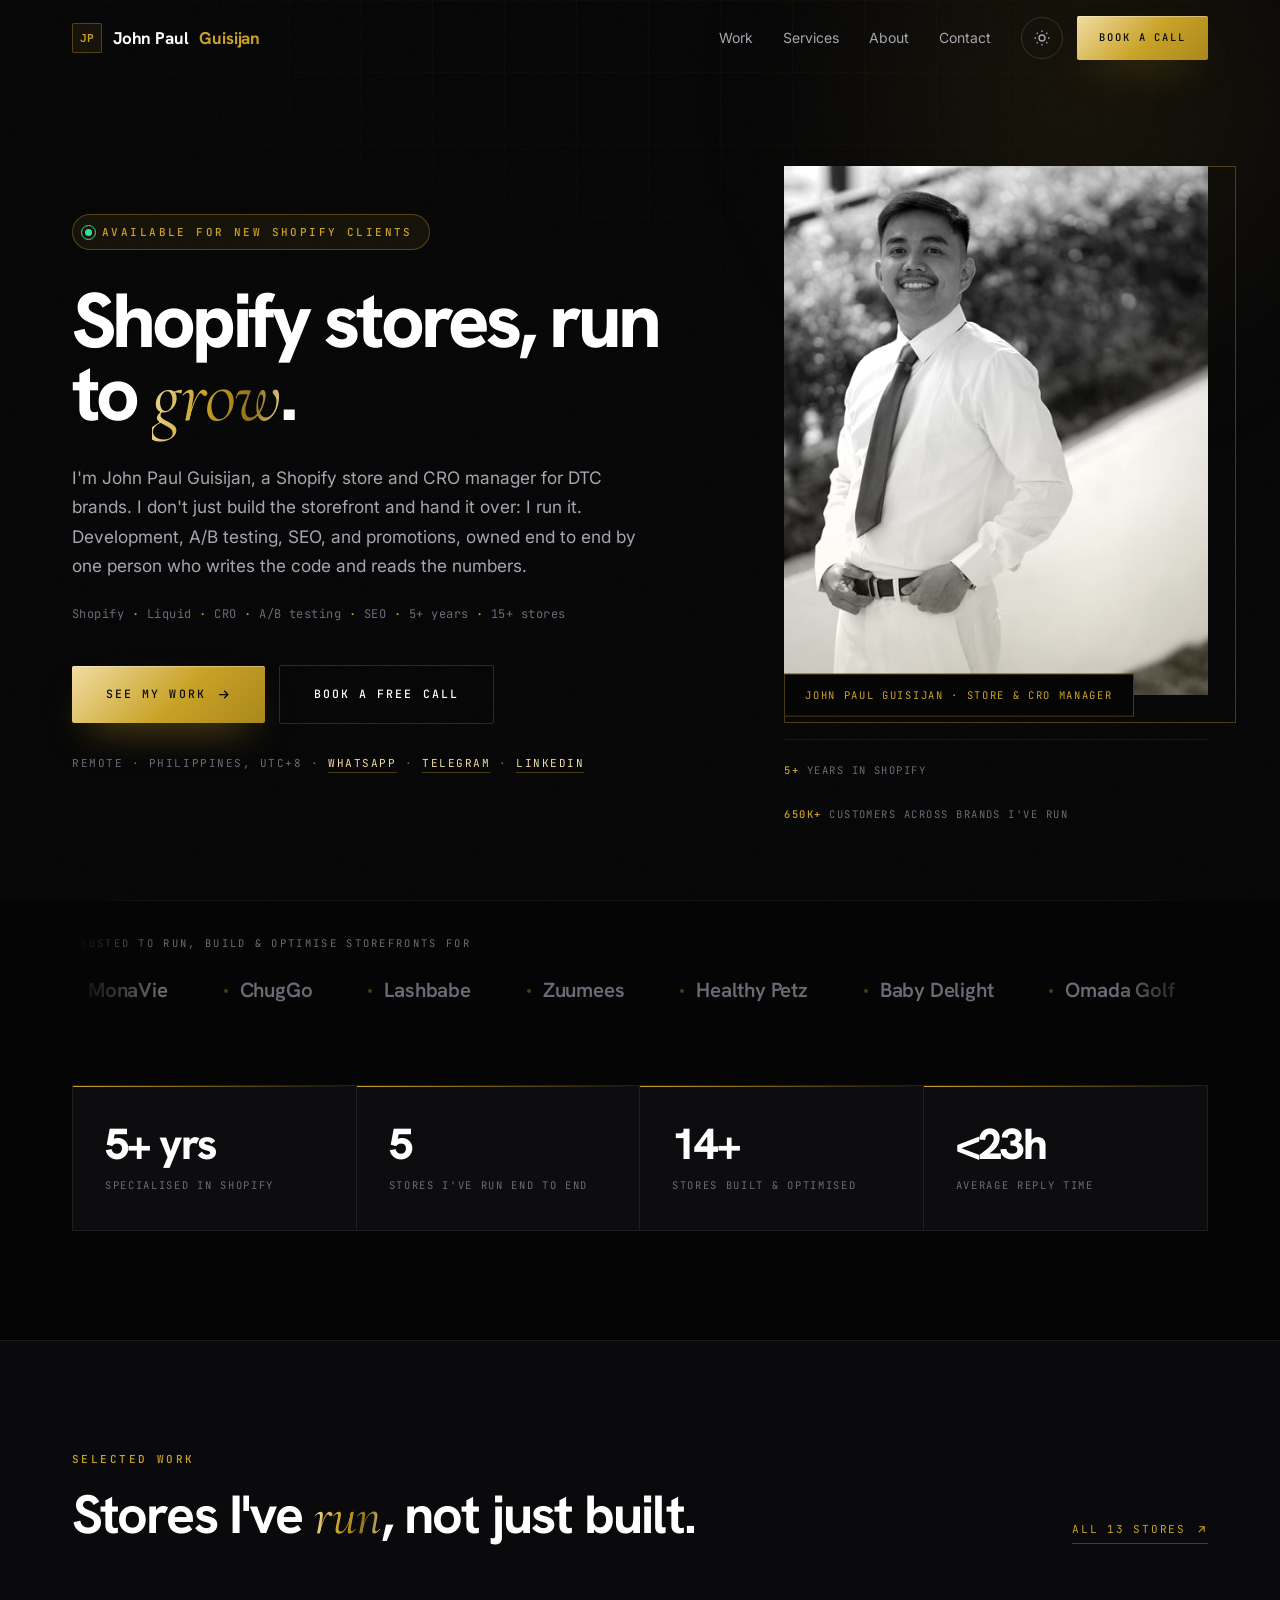
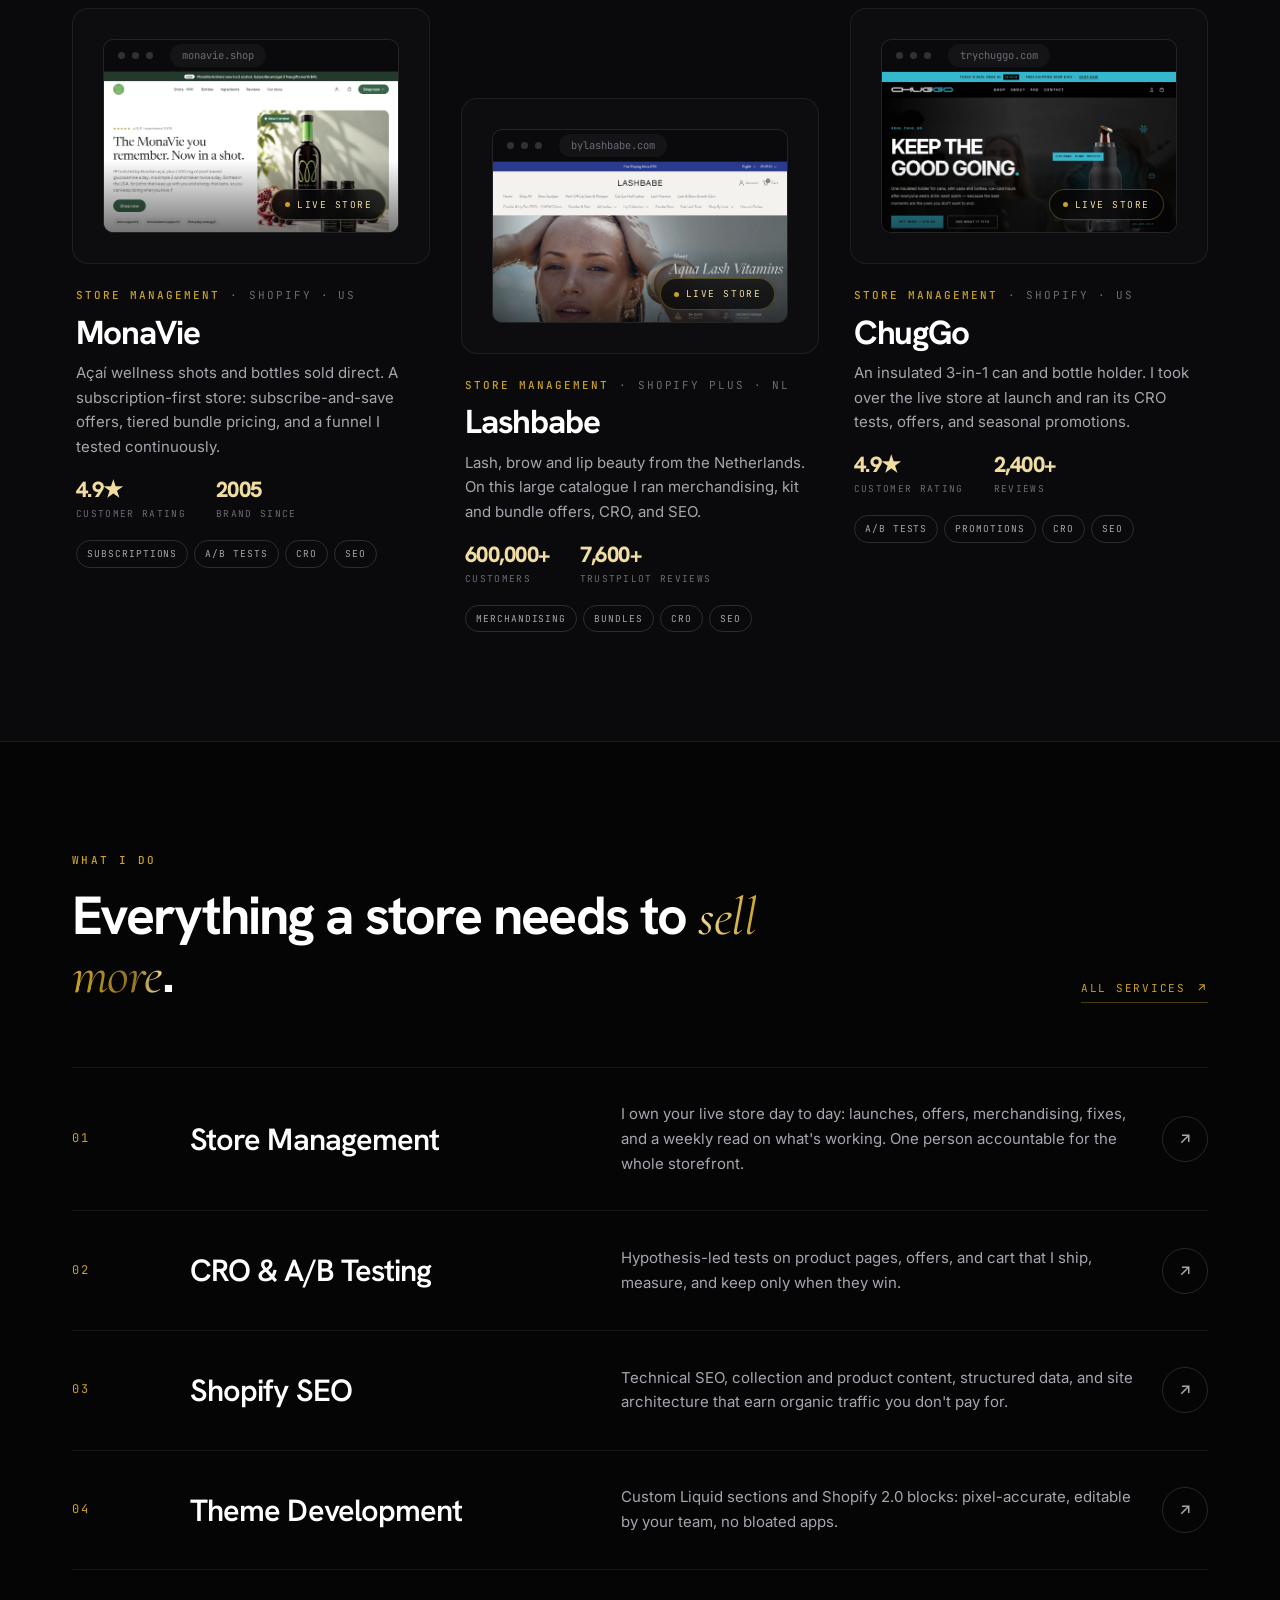
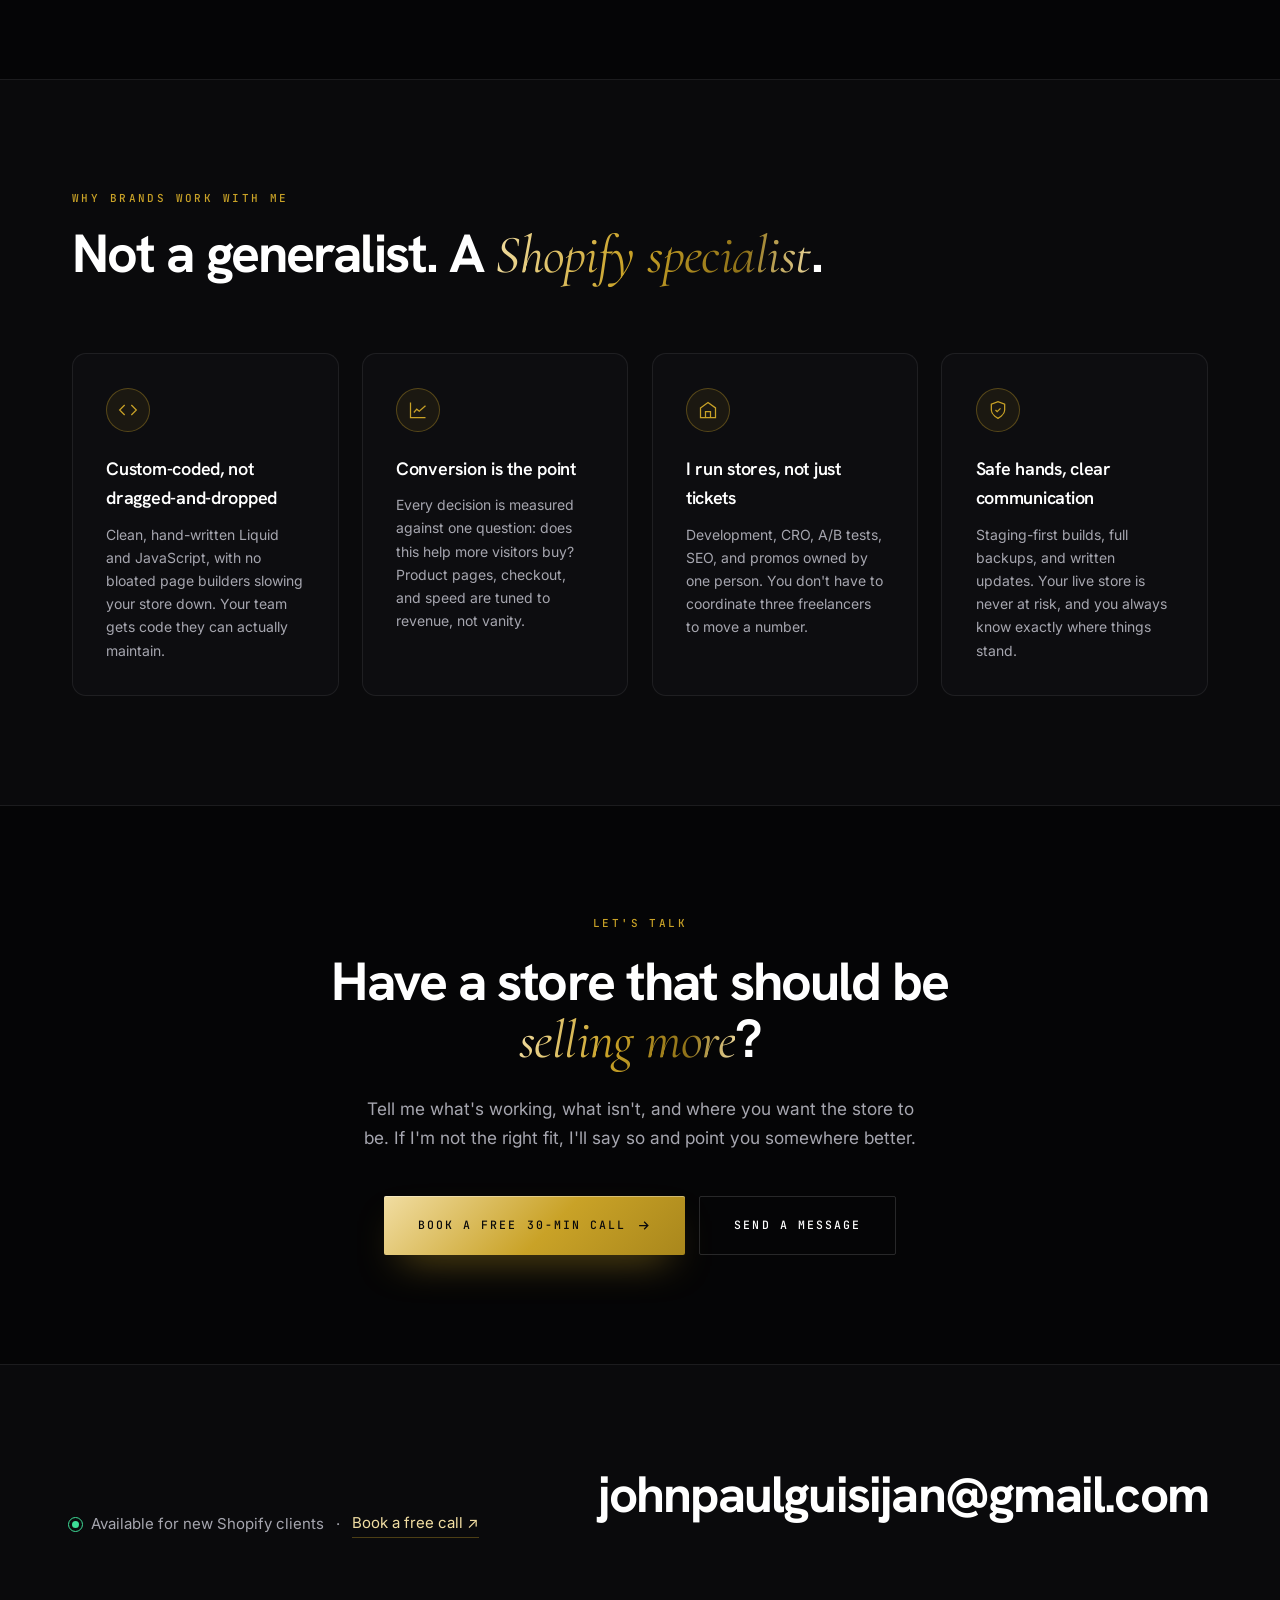
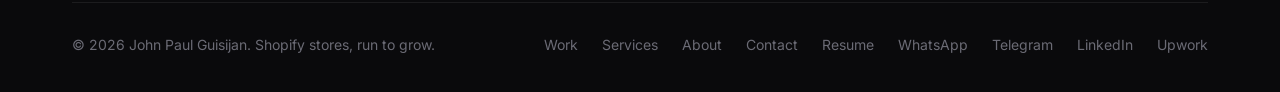
<file: index.html>
<!DOCTYPE html>
<html lang="en" data-theme="dark">
<head>
<meta charset="utf-8">
<meta name="viewport" content="width=device-width, initial-scale=1, viewport-fit=cover">
<title>John Paul Guisijan — Shopify Store &amp; CRO Manager</title>
<meta name="description" content="Shopify store and CRO manager for DTC brands. I run live stores end to end: development, CRO, A/B testing, SEO, and promotions. Available for new clients.">
<meta name="theme-color" content="#050506">
<link rel="canonical" href="https://johnpaulguisijan-png.github.io/">
<meta name="author" content="John Paul Guisijan">
<script>(function(){var t='dark';try{t=localStorage.getItem('theme')||'dark'}catch(e){}document.documentElement.setAttribute('data-theme',t);if(t==='light')document.querySelector('meta[name=theme-color]').setAttribute('content','#F5F3EE')})()</script>
<link rel="icon" href="favicon.svg" type="image/svg+xml">
<link rel="icon" href="favicon-32.png" type="image/png" sizes="32x32">
<link rel="apple-touch-icon" href="apple-touch-icon.png">
<meta property="og:type" content="website">
<meta property="og:site_name" content="John Paul Guisijan">
<meta property="og:url" content="https://johnpaulguisijan-png.github.io/">
<meta property="og:title" content="John Paul Guisijan — Shopify Store &amp; CRO Manager">
<meta property="og:description" content="Shopify store and CRO manager for DTC brands. I run live stores end to end: development, CRO, A/B testing, SEO, and promotions. Available for new clients.">
<meta property="og:image" content="https://johnpaulguisijan-png.github.io/og-image.jpg">
<meta property="og:image:width" content="1200">
<meta property="og:image:height" content="630">
<meta name="twitter:card" content="summary_large_image">
<meta name="twitter:image" content="https://johnpaulguisijan-png.github.io/og-image.jpg">
<link rel="preconnect" href="https://fonts.googleapis.com">
<link rel="preconnect" href="https://fonts.gstatic.com" crossorigin>
<link rel="stylesheet" href="https://fonts.googleapis.com/css2?family=Hanken+Grotesk:wght@500;600;700;800&family=Inter:wght@400;500&family=Cormorant+Garamond:ital,wght@1,400&family=JetBrains+Mono:wght@400;500&display=swap">
<link rel="stylesheet" href="assets/site.css">
<script type="application/ld+json">
{"@context":"https://schema.org","@type":"Person","name":"John Paul Guisijan","jobTitle":"Shopify Store & CRO Manager",
"description":"Shopify store and CRO manager who runs DTC stores end to end: CRO, A/B testing, SEO, and theme development.",
"url":"https://johnpaulguisijan-png.github.io/","image":"https://johnpaulguisijan-png.github.io/johnpaul.jpg","email":"mailto:johnpaulguisijan@gmail.com","address":{"@type":"PostalAddress","addressCountry":"PH"},
"knowsAbout":["Shopify","Conversion Rate Optimization","A/B Testing","Shopify SEO","Liquid","Ecommerce Store Management"],
"sameAs":["https://linkedin.com/in/john-paul-guisijan-5855781b5","https://t.me/johnpaulguisijan"]}
</script>
</head>
<body>
<div class="prog" id="prog" aria-hidden="true"></div>
<div class="atmos" aria-hidden="true"></div>
<div class="halo halo--a" aria-hidden="true"></div>

<header class="nav" id="nav">
  <div class="wrap nav__in">
    <a href="./" class="logo" aria-label="John Paul Guisijan, home"><span class="logo__mark">JP</span>John Paul <span class="logo__last">Guisijan</span></a>
    <div class="nav__right">
      <nav class="nav__links" aria-label="Main">
        <a href="work/">Work</a>
        <a href="services/">Services</a>
        <a href="about/">About</a>
        <a href="contact/">Contact</a>
      </nav>
      <div class="nav__tools">
        <button class="theme-btn" type="button" data-theme-toggle aria-label="Switch between light and dark theme"><svg class="i-sun" viewBox="0 0 24 24" fill="none" stroke="currentColor" stroke-width="1.8"><circle cx="12" cy="12" r="4"/><path d="M12 2v2M12 20v2M4.9 4.9l1.4 1.4M17.7 17.7l1.4 1.4M2 12h2M20 12h2M4.9 19.1l1.4-1.4M17.7 6.3l1.4-1.4"/></svg><svg class="i-moon" viewBox="0 0 24 24" fill="none" stroke="currentColor" stroke-width="1.8"><path d="M21 12.8A9 9 0 1 1 11.2 3a7 7 0 0 0 9.8 9.8Z"/></svg></button>
        <a href="https://calendly.com/johnpaulguisijan/30min" target="_blank" rel="noopener" class="btn btn--gold btn--sm nav__cta">Book a call</a>
        <button class="burger" id="burger" type="button" aria-label="Open menu" aria-expanded="false" aria-controls="drawer"><span></span><span></span><span></span></button>
      </div>
    </div>
  </div>
</header>
<div class="drawer" id="drawer">
  <a class="drawer__link" href="./" aria-current="page">Home <small>00</small></a>
  <a class="drawer__link" href="work/">Work <small>01</small></a>
  <a class="drawer__link" href="services/">Services <small>02</small></a>
  <a class="drawer__link" href="about/">About <small>03</small></a>
  <a class="drawer__link" href="contact/">Contact <small>04</small></a>
  <a href="https://calendly.com/johnpaulguisijan/30min" target="_blank" rel="noopener" class="btn btn--gold">Book a free call</a>
</div>

<main>
<section class="hero">
  <div class="wrap">
    <div class="hero__grid">
      <div>
        <div class="pill rv"><span class="dot-live"></span><span class="eyebrow">Available for new Shopify clients</span></div>
        <h1 class="mega rv">Shopify stores, run to <span class="serif gold-text">grow</span>.</h1>
        <p class="lead rv">I'm John Paul Guisijan, a Shopify store and CRO manager for DTC brands. I don't just build the storefront and hand it over: I run it. Development, A/B testing, SEO, and promotions, owned end to end by one person who writes the code and reads the numbers.</p>
        <p class="hero__tags rv">Shopify <span>·</span> Liquid <span>·</span> CRO <span>·</span> A/B testing <span>·</span> SEO <span>·</span> 5+ years <span>·</span> 15+ stores</p>
        <div class="hero__cta rv">
          <a href="work/" class="btn btn--gold">See my work <svg class="ico" viewBox="0 0 24 24" fill="none" stroke="currentColor" stroke-width="2"><path d="M5 12h14M13 6l6 6-6 6"/></svg></a>
          <a href="https://calendly.com/johnpaulguisijan/30min" target="_blank" rel="noopener" class="btn btn--ghost">Book a free call</a>
        </div>
        <p class="hero__note mono-note rv">Remote · Philippines, UTC+8 · <a href="https://wa.me/639627294885?text=Hi%20John%20Paul%20—%20I%27d%20like%20to%20talk%20about%20my%20Shopify%20store." target="_blank" rel="noopener">WhatsApp</a> · <a href="https://t.me/johnpaulguisijan" target="_blank" rel="noopener">Telegram</a> · <a href="https://linkedin.com/in/john-paul-guisijan-5855781b5" target="_blank" rel="noopener">LinkedIn</a></p>
      </div>
      <aside class="hero__portrait rv">
        <div class="portrait">
          <div class="portrait__frame"></div>
          <div class="portrait__img"><img src="johnpaul.jpg" alt="John Paul Guisijan, Shopify store and CRO manager" width="800" height="1000" fetchpriority="high" decoding="async"></div>
          <div class="portrait__tag">John Paul Guisijan · Store &amp; CRO Manager</div>
        </div>
        <div class="creds"><span><b>5+</b> years in Shopify</span><span><b>650K+</b> customers across brands I've run</span></div>
      </aside>
    </div>
  </div>
</section>

<section style="padding-top:0">
  <div class="wrap">
    <div class="marquee rv">
      <div class="marquee__label">Trusted to run, build &amp; optimise storefronts for</div>
      <div class="marquee__track" id="marqueeTrack">
        <span class="marquee__item">MonaVie</span>
        <span class="marquee__item">ChugGo</span>
        <span class="marquee__item">Lashbabe</span>
        <span class="marquee__item">Zuumees</span>
        <span class="marquee__item">Healthy Petz</span>
        <span class="marquee__item">Baby Delight</span>
        <span class="marquee__item">Omada Golf</span>
        <span class="marquee__item">Stencil Stop</span>
        <span class="marquee__item">Joovy</span>
        <span class="marquee__item">Zenbodi</span>
        <span class="marquee__item">ElectroGum</span>
        <span class="marquee__item">Phantom Farms Brewing</span>
        <span class="marquee__item">Phantom Farms</span>
      </div>
    </div>
    <div class="stats rv" id="stats" style="margin-top:clamp(48px,6vw,80px)">
      <div class="stat"><div class="stat__k"><span class="counter" data-to="5">5</span>+ yrs</div><div class="stat__l">Specialised in Shopify</div></div>
      <div class="stat"><div class="stat__k"><span class="counter" data-to="5">5</span></div><div class="stat__l">Stores I've run end to end</div></div>
      <div class="stat"><div class="stat__k"><span class="counter" data-to="15">15</span>+</div><div class="stat__l">Stores built &amp; optimised</div></div>
      <div class="stat"><div class="stat__k">&lt;<span class="counter" data-to="24">24</span>h</div><div class="stat__l">Average reply time</div></div>
    </div>
  </div>
</section>

<section class="band">
  <div class="wrap">
    <div class="row-head">
      <div class="sect-head rv">
        <span class="eyebrow">Selected work</span>
        <h2 class="sect">Stores I've <span class="serif gold-text">run</span>, not just built.</h2>
      </div>
      <a href="work/" class="link-gold rv">All 13 stores <svg viewBox="0 0 24 24" fill="none" stroke="currentColor" stroke-width="2"><path d="M7 17 17 7M8 7h9v9"/></svg></a>
    </div>
    <div class="wgrid" data-wgrid>

      <article class="wcard rv" data-cat="manage">
        <a class="wcard__link" href="https://monavie.shop/" target="_blank" rel="noopener" aria-label="MonaVie — visit the live store">
          <div class="wcard__media">
            <div class="frame" data-video="monavie.mp4">
              <div class="frame__bar"><span class="frame__dot"></span><span class="frame__dot"></span><span class="frame__dot"></span><span class="frame__url">monavie.shop</span></div>
              <div class="frame__stage">
                <div class="frame__ph"><span>MonaVie</span><em>View live site</em></div>
                <img src="monavie.jpg" alt="MonaVie storefront" loading="lazy" decoding="async" onerror="this.remove()">
              </div>
              <div class="frame__scrim"></div>
              <div class="frame__badge"><span class="pulse"></span> Live store</div>
            </div>
          </div>
          <div class="wcard__body">
            <div class="wcard__meta"><b>Store management</b><span>·</span><span>Shopify · US</span></div>
            <h3 class="wcard__title">MonaVie <svg viewBox="0 0 24 24" fill="none" stroke="currentColor" stroke-width="2"><path d="M7 17 17 7M8 7h9v9"/></svg></h3>
            <p class="wcard__desc">Açaí wellness shots and bottles sold direct. A subscription-first store: subscribe-and-save offers, tiered bundle pricing, and a funnel I tested continuously.</p>
            <div class="wcard__stats"><div><b>4.9★</b><span>Customer rating</span></div><div><b>2005</b><span>Brand since</span></div></div>
            <div class="stack"><span class="chip">Subscriptions</span><span class="chip">A/B tests</span><span class="chip">CRO</span><span class="chip">SEO</span></div>
          </div>
        </a>
      </article>

      <article class="wcard rv" data-cat="manage">
        <a class="wcard__link" href="https://bylashbabe.com/" target="_blank" rel="noopener" aria-label="Lashbabe — visit the live store">
          <div class="wcard__media">
            <div class="frame" data-video="lashbabe.mp4">
              <div class="frame__bar"><span class="frame__dot"></span><span class="frame__dot"></span><span class="frame__dot"></span><span class="frame__url">bylashbabe.com</span></div>
              <div class="frame__stage">
                <div class="frame__ph"><span>Lashbabe</span><em>View live site</em></div>
                <img src="lashbabe.jpg" alt="Lashbabe storefront" loading="lazy" decoding="async" onerror="this.remove()">
              </div>
              <div class="frame__scrim"></div>
              <div class="frame__badge"><span class="pulse"></span> Live store</div>
            </div>
          </div>
          <div class="wcard__body">
            <div class="wcard__meta"><b>Store management</b><span>·</span><span>Shopify Plus · NL</span></div>
            <h3 class="wcard__title">Lashbabe <svg viewBox="0 0 24 24" fill="none" stroke="currentColor" stroke-width="2"><path d="M7 17 17 7M8 7h9v9"/></svg></h3>
            <p class="wcard__desc">Lash, brow and lip beauty from the Netherlands. On this large catalogue I ran merchandising, kit and bundle offers, CRO, and SEO.</p>
            <div class="wcard__stats"><div><b>600,000+</b><span>Customers</span></div><div><b>7,600+</b><span>Trustpilot reviews</span></div></div>
            <div class="stack"><span class="chip">Merchandising</span><span class="chip">Bundles</span><span class="chip">CRO</span><span class="chip">SEO</span></div>
          </div>
        </a>
      </article>

      <article class="wcard rv" data-cat="manage">
        <a class="wcard__link" href="https://trychuggo.com/" target="_blank" rel="noopener" aria-label="ChugGo — visit the live store">
          <div class="wcard__media">
            <div class="frame" data-video="chuggo.mp4">
              <div class="frame__bar"><span class="frame__dot"></span><span class="frame__dot"></span><span class="frame__dot"></span><span class="frame__url">trychuggo.com</span></div>
              <div class="frame__stage">
                <div class="frame__ph"><span>ChugGo</span><em>View live site</em></div>
                <img src="chuggo.jpg" alt="ChugGo storefront" loading="lazy" decoding="async" onerror="this.remove()">
              </div>
              <div class="frame__scrim"></div>
              <div class="frame__badge"><span class="pulse"></span> Live store</div>
            </div>
          </div>
          <div class="wcard__body">
            <div class="wcard__meta"><b>Store management</b><span>·</span><span>Shopify · US</span></div>
            <h3 class="wcard__title">ChugGo <svg viewBox="0 0 24 24" fill="none" stroke="currentColor" stroke-width="2"><path d="M7 17 17 7M8 7h9v9"/></svg></h3>
            <p class="wcard__desc">An insulated 3-in-1 can and bottle holder. I took over the live store at launch and ran its CRO tests, offers, and seasonal promotions.</p>
            <div class="wcard__stats"><div><b>4.9★</b><span>Customer rating</span></div><div><b>2,400+</b><span>Reviews</span></div></div>
            <div class="stack"><span class="chip">A/B tests</span><span class="chip">Promotions</span><span class="chip">CRO</span><span class="chip">SEO</span></div>
          </div>
        </a>
      </article>
    </div>
  </div>
</section>

<section>
  <div class="wrap">
    <div class="row-head">
      <div class="sect-head rv">
        <span class="eyebrow">What I do</span>
        <h2 class="sect">Everything a store needs to <span class="serif gold-text">sell more</span>.</h2>
      </div>
      <a href="services/" class="link-gold rv">All services <svg viewBox="0 0 24 24" fill="none" stroke="currentColor" stroke-width="2"><path d="M7 17 17 7M8 7h9v9"/></svg></a>
    </div>
    <div class="srows">
      <a class="srow rv" href="services/"><span class="srow__n">01</span><h3>Store Management</h3><p>I own your live store day to day: launches, offers, merchandising, fixes, and a weekly read on what's working. One person accountable for the whole storefront.</p><span class="srow__go"><svg viewBox="0 0 24 24" fill="none" stroke="currentColor" stroke-width="2"><path d="M7 17 17 7M8 7h9v9"/></svg></span></a>
      <a class="srow rv" href="services/"><span class="srow__n">02</span><h3>CRO &amp; A/B Testing</h3><p>Hypothesis-led tests on product pages, offers, and cart that I ship, measure, and keep only when they win.</p><span class="srow__go"><svg viewBox="0 0 24 24" fill="none" stroke="currentColor" stroke-width="2"><path d="M7 17 17 7M8 7h9v9"/></svg></span></a>
      <a class="srow rv" href="services/"><span class="srow__n">03</span><h3>Shopify SEO</h3><p>Technical SEO, collection and product content, structured data, and site architecture that earn organic traffic you don't pay for.</p><span class="srow__go"><svg viewBox="0 0 24 24" fill="none" stroke="currentColor" stroke-width="2"><path d="M7 17 17 7M8 7h9v9"/></svg></span></a>
      <a class="srow rv" href="services/"><span class="srow__n">04</span><h3>Theme Development</h3><p>Custom Liquid sections and Shopify 2.0 blocks: pixel-accurate, editable by your team, no bloated apps.</p><span class="srow__go"><svg viewBox="0 0 24 24" fill="none" stroke="currentColor" stroke-width="2"><path d="M7 17 17 7M8 7h9v9"/></svg></span></a>
    </div>
  </div>
</section>

<section class="band">
  <div class="wrap">
    <div class="sect-head rv">
      <span class="eyebrow">Why brands work with me</span>
      <h2 class="sect">Not a generalist. A <span class="serif gold-text">Shopify specialist</span>.</h2>
    </div>

    <div class="grid-4">
      <article class="pillar rv">
        <span class="pillar__ico"><svg viewBox="0 0 24 24" fill="none" stroke="currentColor" stroke-width="1.5"><path d="m8 6-6 6 6 6M16 6l6 6-6 6"/></svg></span>
        <h3>Custom-coded, not dragged-and-dropped</h3>
        <p>Clean, hand-written Liquid and JavaScript, with no bloated page builders slowing your store down. Your team gets code they can actually maintain.</p>
      </article>
      <article class="pillar rv">
        <span class="pillar__ico"><svg viewBox="0 0 24 24" fill="none" stroke="currentColor" stroke-width="1.5"><path d="M3 3v18h18M7 15l3.5-4 3 2.5L21 7"/></svg></span>
        <h3>Conversion is the point</h3>
        <p>Every decision is measured against one question: does this help more visitors buy? Product pages, checkout, and speed are tuned to revenue, not vanity.</p>
      </article>
      <article class="pillar rv">
        <span class="pillar__ico"><svg viewBox="0 0 24 24" fill="none" stroke="currentColor" stroke-width="1.5"><path d="M3 9.5 12 3l9 6.5V21H3z"/><path d="M9 21v-7h6v7"/></svg></span>
        <h3>I run stores, not just tickets</h3>
        <p>Development, CRO, A/B tests, SEO, and promos owned by one person. You don't have to coordinate three freelancers to move a number.</p>
      </article>
      <article class="pillar rv">
        <span class="pillar__ico"><svg viewBox="0 0 24 24" fill="none" stroke="currentColor" stroke-width="1.5"><path d="M12 22s8-4 8-10V5l-8-3-8 3v7c0 6 8 10 8 10Z"/><path d="m9 12 2 2 4-4"/></svg></span>
        <h3>Safe hands, clear communication</h3>
        <p>Staging-first builds, full backups, and written updates. Your live store is never at risk, and you always know exactly where things stand.</p>
      </article>
    </div>
  </div>
</section>
</main>

<section>
  <div class="wrap cta">
    <span class="eyebrow rv" style="display:block;margin-bottom:20px">Let's talk</span>
    <h2 class="sect rv">Have a store that should be <span class="serif gold-text">selling more</span>?</h2>
    <p class="lead rv">Tell me what's working, what isn't, and where you want the store to be. If I'm not the right fit, I'll say so and point you somewhere better.</p>
    <div class="cta__row rv">
      <a href="https://calendly.com/johnpaulguisijan/30min" target="_blank" rel="noopener" class="btn btn--gold">Book a free 30-min call <svg class="ico" viewBox="0 0 24 24" fill="none" stroke="currentColor" stroke-width="2"><path d="M5 12h14M13 6l6 6-6 6"/></svg></a>
      <a href="contact/" class="btn btn--ghost">Send a message</a>
    </div>
  </div>
</section>

<footer class="foot">
  <div class="wrap">
    <div class="foot__top">
      <div>
        <p class="foot__avail"><span class="dot-live"></span> Available for new Shopify clients <span aria-hidden="true">·</span> <a href="https://calendly.com/johnpaulguisijan/30min" target="_blank" rel="noopener">Book a free call ↗</a></p>
      </div>
      <a href="mailto:johnpaulguisijan@gmail.com" class="foot__mail">johnpaulguisijan@gmail.com</a>
    </div>
    <div class="foot__bot">
      <span>© <span data-year>2026</span> John Paul Guisijan. Shopify stores, run to grow.</span>
      <div class="foot__links">
        <a href="work/">Work</a><a href="services/">Services</a><a href="about/">About</a><a href="contact/">Contact</a><a href="resume.html">Resume</a>
        <a href="https://wa.me/639627294885?text=Hi%20John%20Paul%20—%20I%27d%20like%20to%20talk%20about%20my%20Shopify%20store." target="_blank" rel="noopener">WhatsApp</a><a href="https://t.me/johnpaulguisijan" target="_blank" rel="noopener">Telegram</a><a href="https://linkedin.com/in/john-paul-guisijan-5855781b5" target="_blank" rel="noopener">LinkedIn</a><a href="https://www.upwork.com/services/product/development-it-any-shopify-theme-bug-liquid-error-or-layout-issue-fixed-in-24-hours-2101302125606758131" target="_blank" rel="noopener">Upwork</a>
      </div>
    </div>
  </div>
</footer>
<script src="assets/site.js" defer></script>
</body>
</html>
</file>
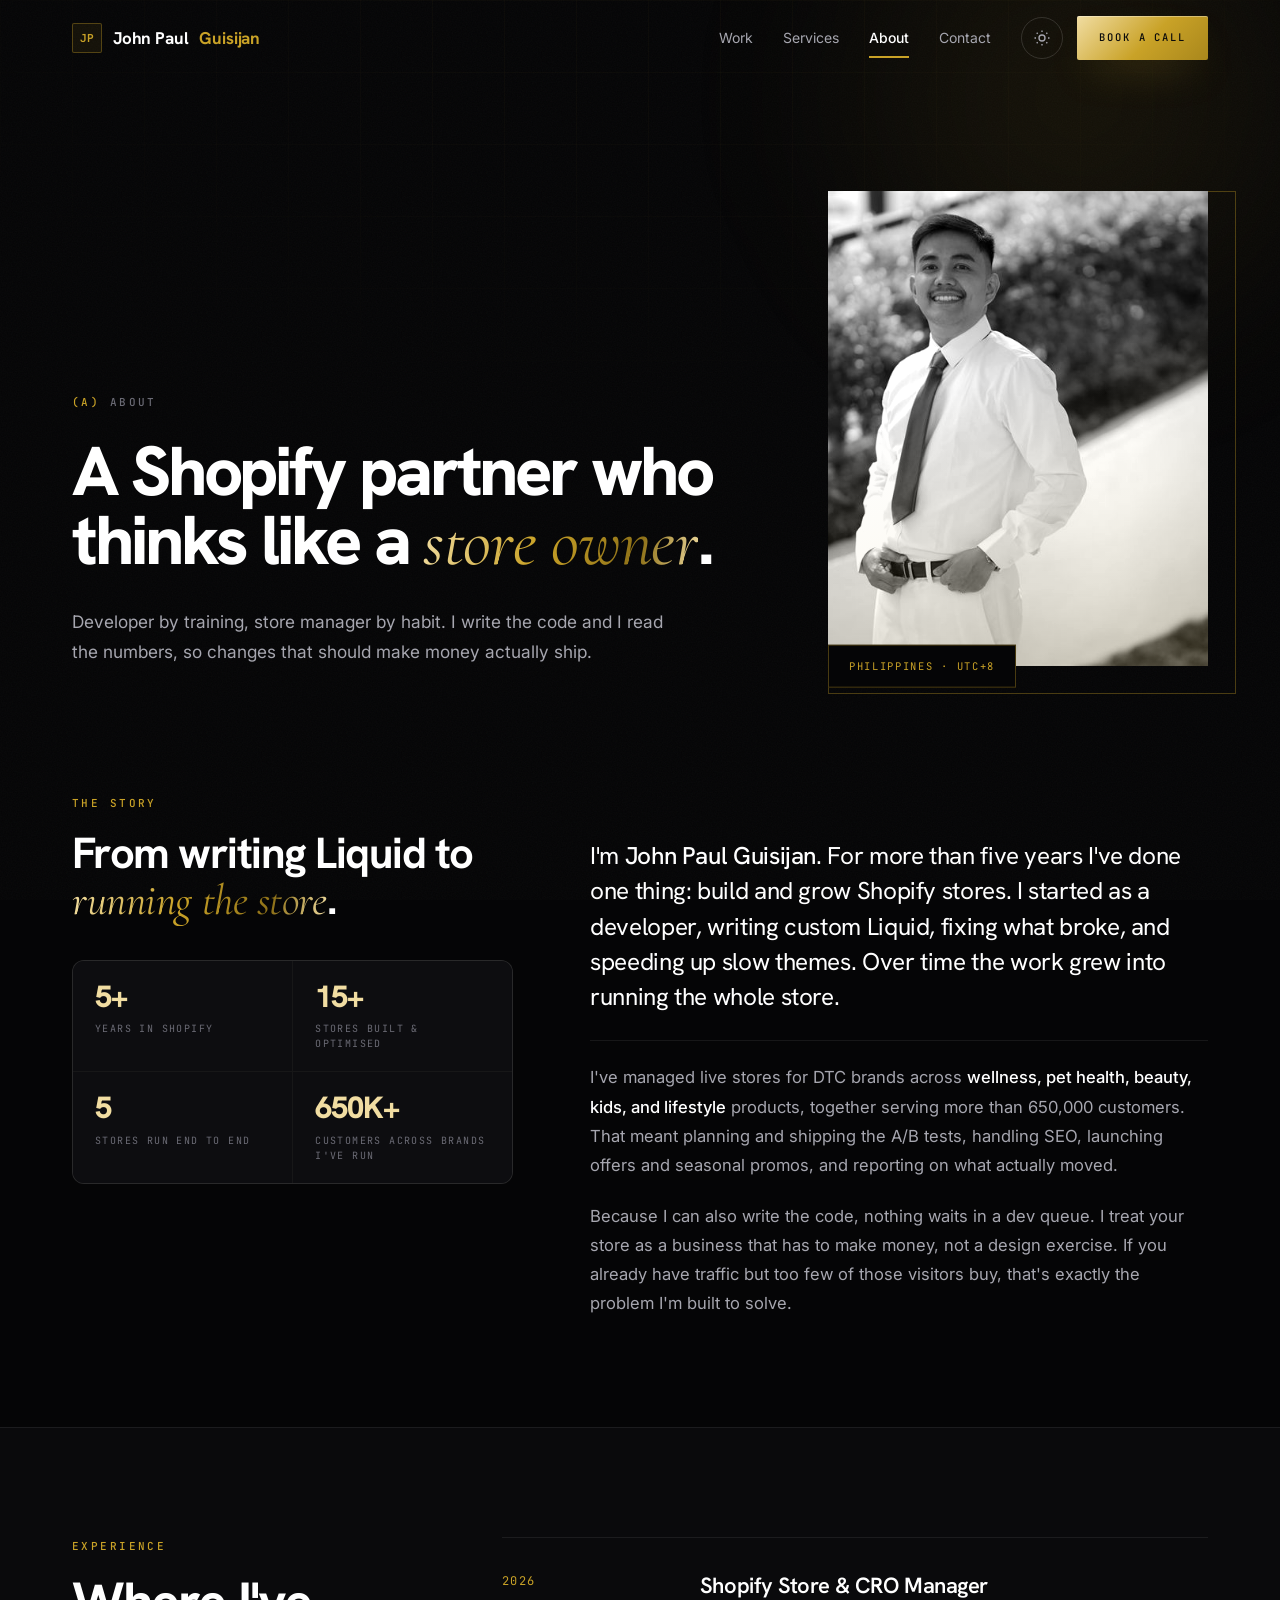
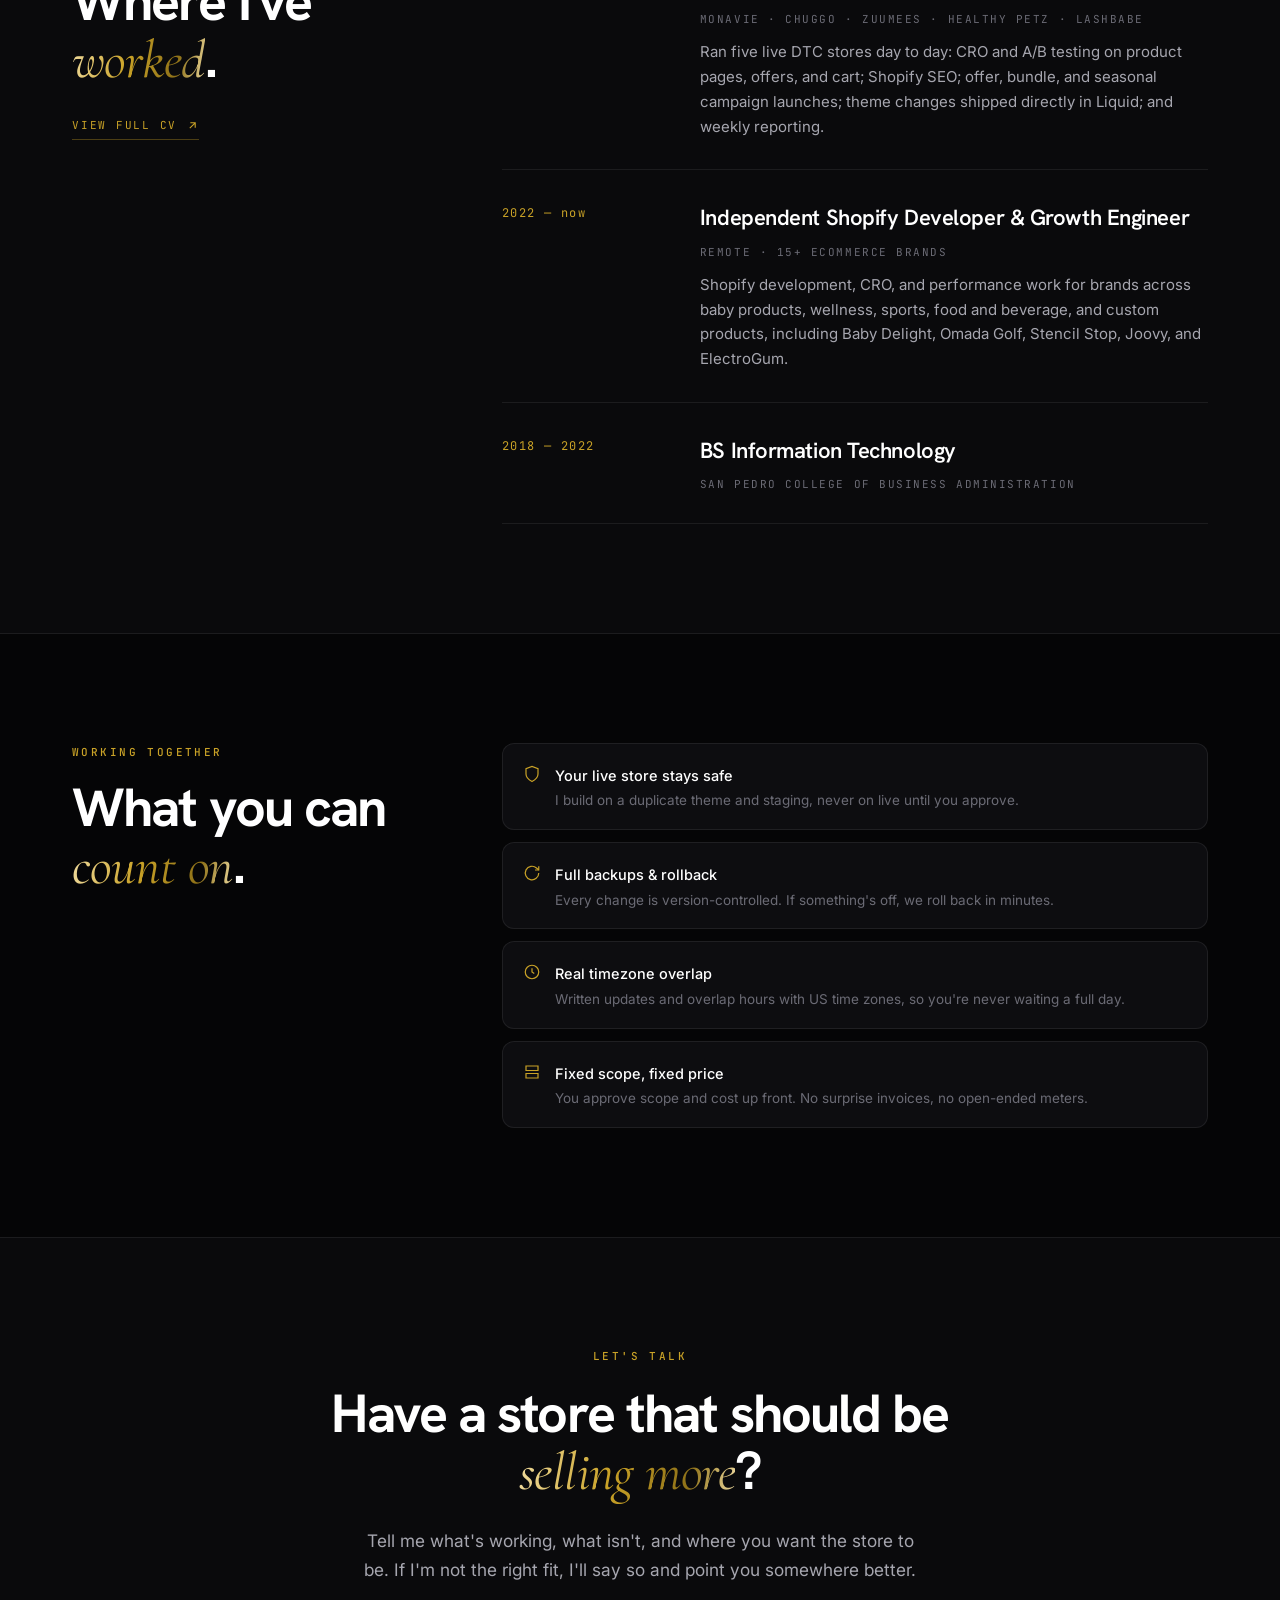
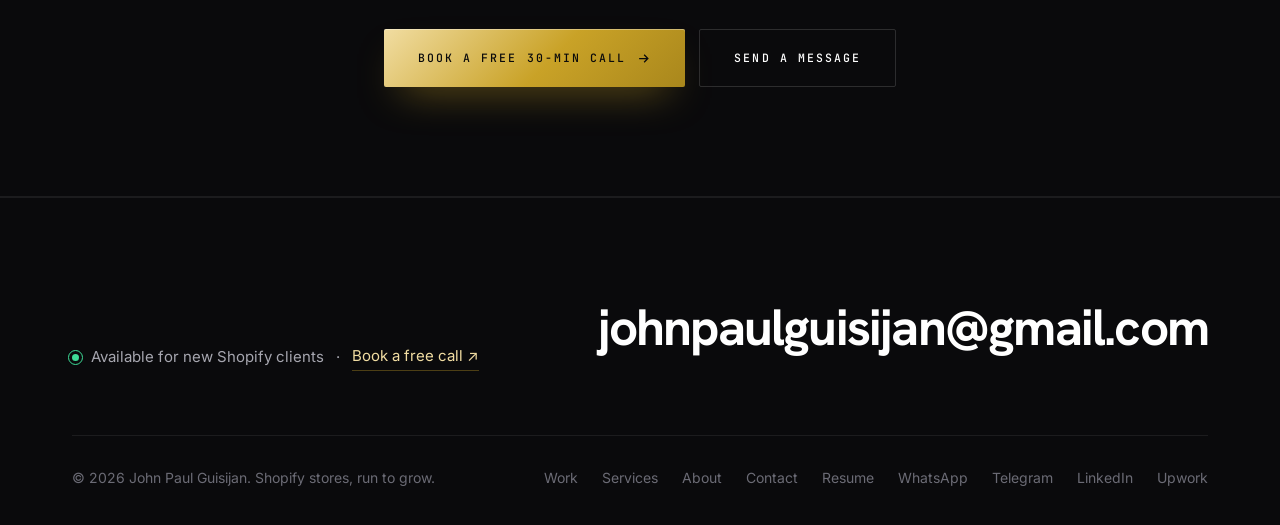
<file: about/index.html>
<!DOCTYPE html>
<html lang="en" data-theme="dark">
<head>
<meta charset="utf-8">
<meta name="viewport" content="width=device-width, initial-scale=1, viewport-fit=cover">
<title>About — John Paul Guisijan</title>
<meta name="description" content="Shopify store and CRO manager with 5+ years in Shopify. From custom Liquid development to running whole stores for DTC brands.">
<meta name="theme-color" content="#050506">
<link rel="canonical" href="https://johnpaulguisijan-png.github.io/about/">
<meta name="author" content="John Paul Guisijan">
<script>(function(){var t='dark';try{t=localStorage.getItem('theme')||'dark'}catch(e){}document.documentElement.setAttribute('data-theme',t);if(t==='light')document.querySelector('meta[name=theme-color]').setAttribute('content','#F5F3EE')})()</script>
<link rel="icon" href="../favicon.svg" type="image/svg+xml">
<link rel="icon" href="../favicon-32.png" type="image/png" sizes="32x32">
<link rel="apple-touch-icon" href="../apple-touch-icon.png">
<meta property="og:type" content="website">
<meta property="og:site_name" content="John Paul Guisijan">
<meta property="og:url" content="https://johnpaulguisijan-png.github.io/about/">
<meta property="og:title" content="About — John Paul Guisijan">
<meta property="og:description" content="Shopify store and CRO manager with 5+ years in Shopify. From custom Liquid development to running whole stores for DTC brands.">
<meta property="og:image" content="https://johnpaulguisijan-png.github.io/og-image.jpg">
<meta property="og:image:width" content="1200">
<meta property="og:image:height" content="630">
<meta name="twitter:card" content="summary_large_image">
<meta name="twitter:image" content="https://johnpaulguisijan-png.github.io/og-image.jpg">
<link rel="preconnect" href="https://fonts.googleapis.com">
<link rel="preconnect" href="https://fonts.gstatic.com" crossorigin>
<link rel="stylesheet" href="https://fonts.googleapis.com/css2?family=Hanken+Grotesk:wght@500;600;700;800&family=Inter:wght@400;500&family=Cormorant+Garamond:ital,wght@1,400&family=JetBrains+Mono:wght@400;500&display=swap">
<link rel="stylesheet" href="../assets/site.css">
</head>
<body>
<div class="prog" id="prog" aria-hidden="true"></div>
<div class="atmos" aria-hidden="true"></div>
<div class="halo halo--a" aria-hidden="true"></div>

<header class="nav" id="nav">
  <div class="wrap nav__in">
    <a href="../" class="logo" aria-label="John Paul Guisijan, home"><span class="logo__mark">JP</span>John Paul <span class="logo__last">Guisijan</span></a>
    <div class="nav__right">
      <nav class="nav__links" aria-label="Main">
        <a href="../work/">Work</a>
        <a href="../services/">Services</a>
        <a href="../about/" aria-current="page">About</a>
        <a href="../contact/">Contact</a>
      </nav>
      <div class="nav__tools">
        <button class="theme-btn" type="button" data-theme-toggle aria-label="Switch between light and dark theme"><svg class="i-sun" viewBox="0 0 24 24" fill="none" stroke="currentColor" stroke-width="1.8"><circle cx="12" cy="12" r="4"/><path d="M12 2v2M12 20v2M4.9 4.9l1.4 1.4M17.7 17.7l1.4 1.4M2 12h2M20 12h2M4.9 19.1l1.4-1.4M17.7 6.3l1.4-1.4"/></svg><svg class="i-moon" viewBox="0 0 24 24" fill="none" stroke="currentColor" stroke-width="1.8"><path d="M21 12.8A9 9 0 1 1 11.2 3a7 7 0 0 0 9.8 9.8Z"/></svg></button>
        <a href="https://calendly.com/johnpaulguisijan/30min" target="_blank" rel="noopener" class="btn btn--gold btn--sm nav__cta">Book a call</a>
        <button class="burger" id="burger" type="button" aria-label="Open menu" aria-expanded="false" aria-controls="drawer"><span></span><span></span><span></span></button>
      </div>
    </div>
  </div>
</header>
<div class="drawer" id="drawer">
  <a class="drawer__link" href="../">Home <small>00</small></a>
  <a class="drawer__link" href="../work/">Work <small>01</small></a>
  <a class="drawer__link" href="../services/">Services <small>02</small></a>
  <a class="drawer__link" href="../about/" aria-current="page">About <small>03</small></a>
  <a class="drawer__link" href="../contact/">Contact <small>04</small></a>
  <a href="https://calendly.com/johnpaulguisijan/30min" target="_blank" rel="noopener" class="btn btn--gold">Book a free call</a>
</div>

<main>
<section class="phead">
  <div class="wrap about-hero">
    <div>
      <span class="eyebrow rv"><span>(A)</span> <b>About</b></span>
      <h1 class="display rv">A Shopify partner who thinks like a <span class="serif gold-text">store owner</span>.</h1>
      <p class="lead rv">Developer by training, store manager by habit. I write the code and I read the numbers, so changes that should make money actually ship.</p>
    </div>
    <div class="portrait rv" style="max-width:380px;width:100%">
      <div class="portrait__frame"></div>
      <div class="portrait__img"><img src="../johnpaul.jpg" alt="John Paul Guisijan" width="800" height="1000" decoding="async"></div>
      <div class="portrait__tag">Philippines · UTC+8</div>
    </div>
  </div>
</section>

<section style="padding-top:clamp(40px,5vw,72px)">
  <div class="wrap split split--story">
    <aside class="split__aside rv">
      <span class="eyebrow" style="display:block;margin-bottom:18px">The story</span>
      <h2 class="sect">From writing Liquid to <span class="serif gold-text">running the store</span>.</h2>
      <div class="facts">
        <div><b>5+</b><span>Years in Shopify</span></div>
        <div><b>15+</b><span>Stores built &amp; optimised</span></div>
        <div><b>5</b><span>Stores run end to end</span></div>
        <div><b>650K+</b><span>Customers across brands I've run</span></div>
      </div>
    </aside>
    <div class="prose prose--story rv">
      <p>I'm <strong>John Paul Guisijan</strong>. For more than five years I've done one thing: build and grow Shopify stores. I started as a developer, writing custom Liquid, fixing what broke, and speeding up slow themes. Over time the work grew into running the whole store.</p>
      <p>I've managed live stores for DTC brands across <strong>wellness, pet health, beauty, kids, and lifestyle</strong> products, together serving more than 650,000 customers. That meant planning and shipping the A/B tests, handling SEO, launching offers and seasonal promos, and reporting on what actually moved.</p>
      <p>Because I can also write the code, nothing waits in a dev queue. I treat your store as a business that has to make money, not a design exercise. If you already have traffic but too few of those visitors buy, that's exactly the problem I'm built to solve.</p>
    </div>
  </div>
</section>

<section class="band">
  <div class="wrap split">
    <aside class="split__aside rv">
      <span class="eyebrow" style="display:block;margin-bottom:18px">Experience</span>
      <h2 class="sect" style="margin-bottom:22px">Where I've <span class="serif gold-text">worked</span>.</h2>
      <a href="../resume.html" class="link-gold">View full CV <svg viewBox="0 0 24 24" fill="none" stroke="currentColor" stroke-width="2"><path d="M7 17 17 7M8 7h9v9"/></svg></a>
    </aside>
    <div class="tl">
      <div class="tl__item rv"><div class="tl__when">2026</div><div><h3>Shopify Store &amp; CRO Manager</h3><div class="tl__org">MonaVie · ChugGo · Zuumees · Healthy Petz · Lashbabe</div>
        <p>Ran five live DTC stores day to day: CRO and A/B testing on product pages, offers, and cart; Shopify SEO; offer, bundle, and seasonal campaign launches; theme changes shipped directly in Liquid; and weekly reporting.</p></div></div>
      <div class="tl__item rv"><div class="tl__when">2022 — now</div><div><h3>Independent Shopify Developer &amp; Growth Engineer</h3><div class="tl__org">Remote · 15+ eCommerce brands</div>
        <p>Shopify development, CRO, and performance work for brands across baby products, wellness, sports, food and beverage, and custom products, including Baby Delight, Omada Golf, Stencil Stop, Joovy, and ElectroGum.</p></div></div>
      <div class="tl__item rv"><div class="tl__when">2018 — 2022</div><div><h3>BS Information Technology</h3><div class="tl__org">San Pedro College of Business Administration</div></div></div>
    </div>
  </div>
</section>

<section>
  <div class="wrap split">
    <aside class="split__aside rv">
      <span class="eyebrow" style="display:block;margin-bottom:18px">Working together</span>
      <h2 class="sect">What you can <span class="serif gold-text">count on</span>.</h2>
    </aside>
    <ul class="assure">
      <li class="rv"><svg class="ico" width="18" height="18" viewBox="0 0 24 24" fill="none" stroke="currentColor" stroke-width="1.6"><path d="M12 22s8-4 8-10V5l-8-3-8 3v7c0 6 8 10 8 10Z"/></svg><div><b>Your live store stays safe</b><span>I build on a duplicate theme and staging, never on live until you approve.</span></div></li>
      <li class="rv"><svg class="ico" width="18" height="18" viewBox="0 0 24 24" fill="none" stroke="currentColor" stroke-width="1.6"><path d="M21 12a9 9 0 1 1-3-6.7L21 8"/><path d="M21 3v5h-5"/></svg><div><b>Full backups &amp; rollback</b><span>Every change is version-controlled. If something's off, we roll back in minutes.</span></div></li>
      <li class="rv"><svg class="ico" width="18" height="18" viewBox="0 0 24 24" fill="none" stroke="currentColor" stroke-width="1.6"><circle cx="12" cy="12" r="9"/><path d="M12 7v5l3 2"/></svg><div><b>Real timezone overlap</b><span>Written updates and overlap hours with US time zones, so you're never waiting a full day.</span></div></li>
      <li class="rv"><svg class="ico" width="18" height="18" viewBox="0 0 24 24" fill="none" stroke="currentColor" stroke-width="1.6"><path d="M4 4h16v6H4zM4 14h16v6H4z"/></svg><div><b>Fixed scope, fixed price</b><span>You approve scope and cost up front. No surprise invoices, no open-ended meters.</span></div></li>
    </ul>
  </div>
</section>
</main>

<section class="band">
  <div class="wrap cta">
    <span class="eyebrow rv" style="display:block;margin-bottom:20px">Let's talk</span>
    <h2 class="sect rv">Have a store that should be <span class="serif gold-text">selling more</span>?</h2>
    <p class="lead rv">Tell me what's working, what isn't, and where you want the store to be. If I'm not the right fit, I'll say so and point you somewhere better.</p>
    <div class="cta__row rv">
      <a href="https://calendly.com/johnpaulguisijan/30min" target="_blank" rel="noopener" class="btn btn--gold">Book a free 30-min call <svg class="ico" viewBox="0 0 24 24" fill="none" stroke="currentColor" stroke-width="2"><path d="M5 12h14M13 6l6 6-6 6"/></svg></a>
      <a href="../contact/" class="btn btn--ghost">Send a message</a>
    </div>
  </div>
</section>

<footer class="foot">
  <div class="wrap">
    <div class="foot__top">
      <div>
        <p class="foot__avail"><span class="dot-live"></span> Available for new Shopify clients <span aria-hidden="true">·</span> <a href="https://calendly.com/johnpaulguisijan/30min" target="_blank" rel="noopener">Book a free call ↗</a></p>
      </div>
      <a href="mailto:johnpaulguisijan@gmail.com" class="foot__mail">johnpaulguisijan@gmail.com</a>
    </div>
    <div class="foot__bot">
      <span>© <span data-year>2026</span> John Paul Guisijan. Shopify stores, run to grow.</span>
      <div class="foot__links">
        <a href="../work/">Work</a><a href="../services/">Services</a><a href="../about/">About</a><a href="../contact/">Contact</a><a href="../resume.html">Resume</a>
        <a href="https://wa.me/639627294885?text=Hi%20John%20Paul%20—%20I%27d%20like%20to%20talk%20about%20my%20Shopify%20store." target="_blank" rel="noopener">WhatsApp</a><a href="https://t.me/johnpaulguisijan" target="_blank" rel="noopener">Telegram</a><a href="https://linkedin.com/in/john-paul-guisijan-5855781b5" target="_blank" rel="noopener">LinkedIn</a><a href="https://www.upwork.com/services/product/development-it-any-shopify-theme-bug-liquid-error-or-layout-issue-fixed-in-24-hours-2101302125606758131" target="_blank" rel="noopener">Upwork</a>
      </div>
    </div>
  </div>
</footer>
<script src="../assets/site.js" defer></script>
</body>
</html>
</file>
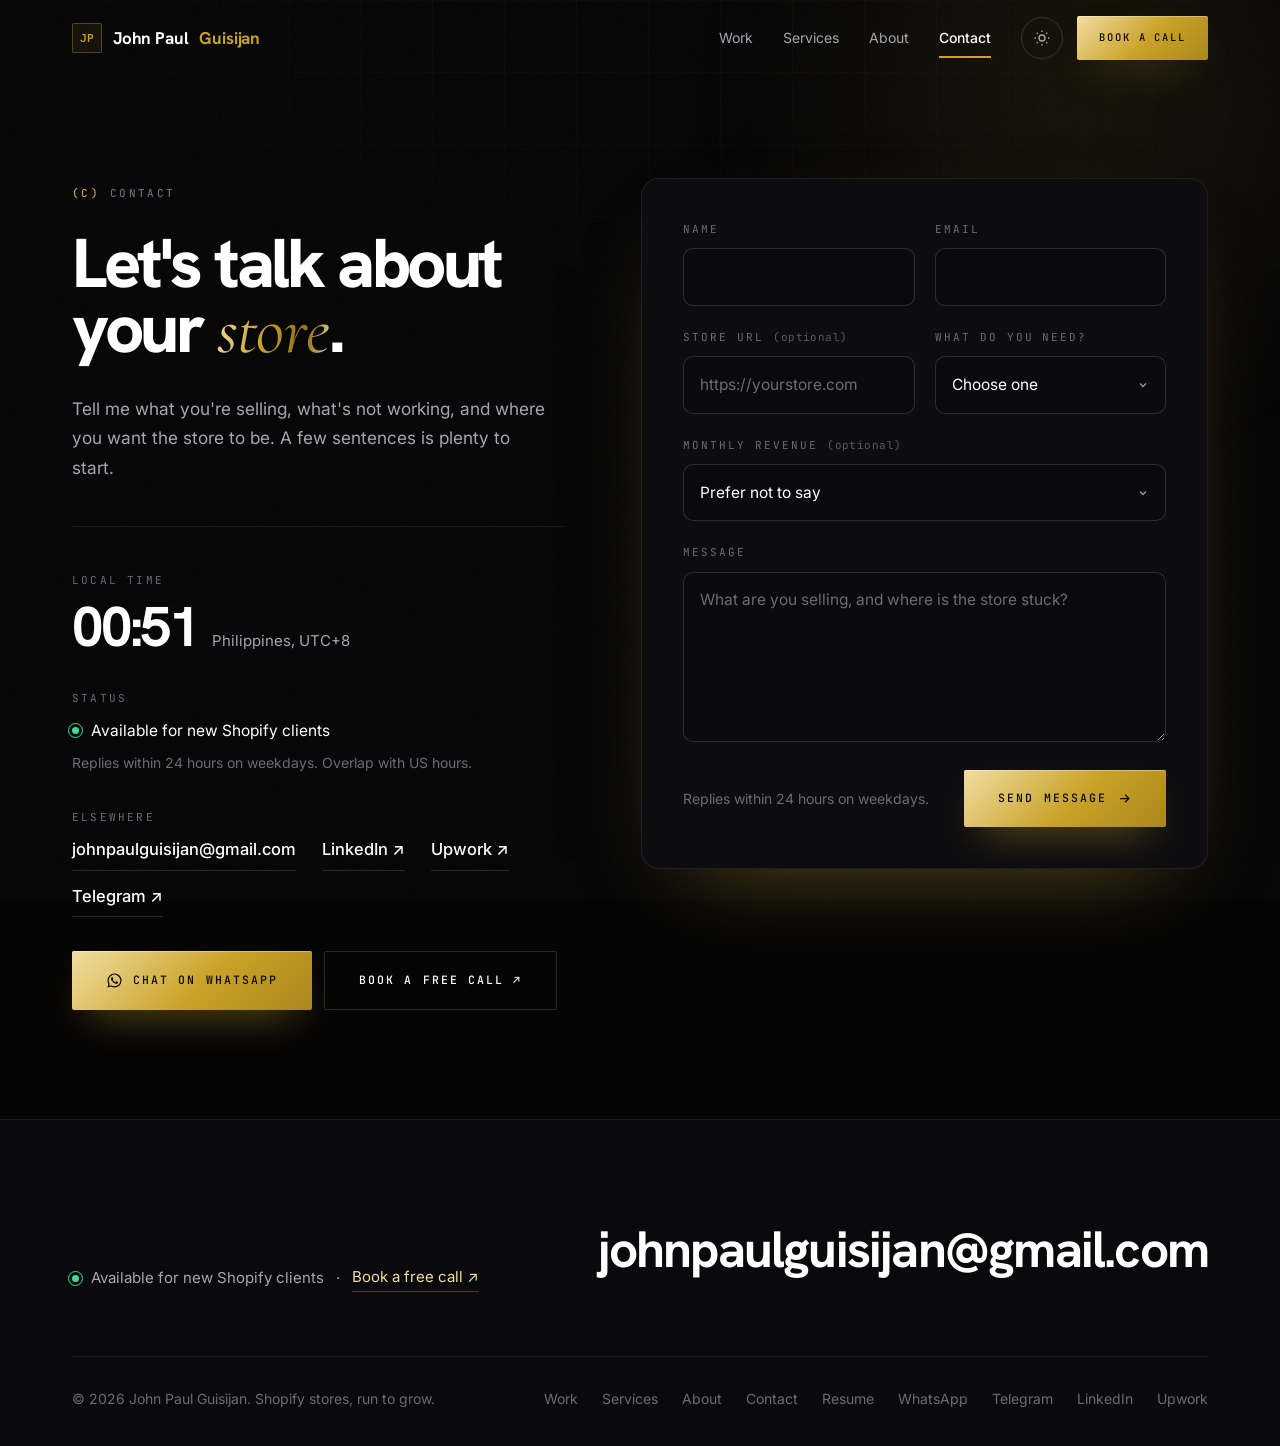
<file: contact/index.html>
<!DOCTYPE html>
<html lang="en" data-theme="dark">
<head>
<meta charset="utf-8">
<meta name="viewport" content="width=device-width, initial-scale=1, viewport-fit=cover">
<title>Contact — John Paul Guisijan</title>
<meta name="description" content="Tell me about your Shopify store. Message me, book a free 30-minute call, or reach me on WhatsApp. Replies within 24 hours.">
<meta name="theme-color" content="#050506">
<link rel="canonical" href="https://johnpaulguisijan-png.github.io/contact/">
<meta name="author" content="John Paul Guisijan">
<script>(function(){var t='dark';try{t=localStorage.getItem('theme')||'dark'}catch(e){}document.documentElement.setAttribute('data-theme',t);if(t==='light')document.querySelector('meta[name=theme-color]').setAttribute('content','#F5F3EE')})()</script>
<link rel="icon" href="../favicon.svg" type="image/svg+xml">
<link rel="icon" href="../favicon-32.png" type="image/png" sizes="32x32">
<link rel="apple-touch-icon" href="../apple-touch-icon.png">
<meta property="og:type" content="website">
<meta property="og:site_name" content="John Paul Guisijan">
<meta property="og:url" content="https://johnpaulguisijan-png.github.io/contact/">
<meta property="og:title" content="Contact — John Paul Guisijan">
<meta property="og:description" content="Tell me about your Shopify store. Message me, book a free 30-minute call, or reach me on WhatsApp. Replies within 24 hours.">
<meta property="og:image" content="https://johnpaulguisijan-png.github.io/og-image.jpg">
<meta property="og:image:width" content="1200">
<meta property="og:image:height" content="630">
<meta name="twitter:card" content="summary_large_image">
<meta name="twitter:image" content="https://johnpaulguisijan-png.github.io/og-image.jpg">
<link rel="preconnect" href="https://fonts.googleapis.com">
<link rel="preconnect" href="https://fonts.gstatic.com" crossorigin>
<link rel="stylesheet" href="https://fonts.googleapis.com/css2?family=Hanken+Grotesk:wght@500;600;700;800&family=Inter:wght@400;500&family=Cormorant+Garamond:ital,wght@1,400&family=JetBrains+Mono:wght@400;500&display=swap">
<link rel="stylesheet" href="../assets/site.css">
</head>
<body>
<div class="prog" id="prog" aria-hidden="true"></div>
<div class="atmos" aria-hidden="true"></div>
<div class="halo halo--a" aria-hidden="true"></div>

<header class="nav" id="nav">
  <div class="wrap nav__in">
    <a href="../" class="logo" aria-label="John Paul Guisijan, home"><span class="logo__mark">JP</span>John Paul <span class="logo__last">Guisijan</span></a>
    <div class="nav__right">
      <nav class="nav__links" aria-label="Main">
        <a href="../work/">Work</a>
        <a href="../services/">Services</a>
        <a href="../about/">About</a>
        <a href="../contact/" aria-current="page">Contact</a>
      </nav>
      <div class="nav__tools">
        <button class="theme-btn" type="button" data-theme-toggle aria-label="Switch between light and dark theme"><svg class="i-sun" viewBox="0 0 24 24" fill="none" stroke="currentColor" stroke-width="1.8"><circle cx="12" cy="12" r="4"/><path d="M12 2v2M12 20v2M4.9 4.9l1.4 1.4M17.7 17.7l1.4 1.4M2 12h2M20 12h2M4.9 19.1l1.4-1.4M17.7 6.3l1.4-1.4"/></svg><svg class="i-moon" viewBox="0 0 24 24" fill="none" stroke="currentColor" stroke-width="1.8"><path d="M21 12.8A9 9 0 1 1 11.2 3a7 7 0 0 0 9.8 9.8Z"/></svg></button>
        <a href="https://calendly.com/johnpaulguisijan/30min" target="_blank" rel="noopener" class="btn btn--gold btn--sm nav__cta">Book a call</a>
        <button class="burger" id="burger" type="button" aria-label="Open menu" aria-expanded="false" aria-controls="drawer"><span></span><span></span><span></span></button>
      </div>
    </div>
  </div>
</header>
<div class="drawer" id="drawer">
  <a class="drawer__link" href="../">Home <small>00</small></a>
  <a class="drawer__link" href="../work/">Work <small>01</small></a>
  <a class="drawer__link" href="../services/">Services <small>02</small></a>
  <a class="drawer__link" href="../about/">About <small>03</small></a>
  <a class="drawer__link" href="../contact/" aria-current="page">Contact <small>04</small></a>
  <a href="https://calendly.com/johnpaulguisijan/30min" target="_blank" rel="noopener" class="btn btn--gold">Book a free call</a>
</div>

<main>
<section style="padding-top:0">
  <div class="wrap contact">
    <div class="contact__left">
      <span class="eyebrow rv"><span>(C)</span> <b>Contact</b></span>
      <h1 class="mega rv" style="margin-top:26px">Let's talk about your <span class="serif gold-text">store</span>.</h1>
      <p class="lead rv">Tell me what you're selling, what's not working, and where you want the store to be. A few sentences is plenty to start.</p>
      <div class="contact__rule"></div>
      <div class="kv rv"><span class="kv__k">Local time</span><div class="clock"><span class="clock__t" id="clock">--:--</span><span class="clock__z">Philippines, UTC+8</span></div></div>
      <div class="kv rv"><span class="kv__k">Status</span><div class="status"><span class="dot-live"></span> Available for new Shopify clients</div><p class="status__sub">Replies within 24 hours on weekdays. Overlap with US hours.</p></div>
      <div class="kv rv"><span class="kv__k">Elsewhere</span><div class="elsewhere">
        <a href="mailto:johnpaulguisijan@gmail.com">johnpaulguisijan@gmail.com</a>
        <a href="https://linkedin.com/in/john-paul-guisijan-5855781b5" target="_blank" rel="noopener">LinkedIn ↗</a>
        <a href="https://www.upwork.com/services/product/development-it-any-shopify-theme-bug-liquid-error-or-layout-issue-fixed-in-24-hours-2101302125606758131" target="_blank" rel="noopener">Upwork ↗</a>
        <a href="https://t.me/johnpaulguisijan" target="_blank" rel="noopener">Telegram ↗</a>
      </div></div>
      <div class="contact__btns rv">
        <a href="https://wa.me/639627294885?text=Hi%20John%20Paul%20—%20I%27d%20like%20to%20talk%20about%20my%20Shopify%20store." target="_blank" rel="noopener" class="btn btn--gold"><svg width="17" height="17" viewBox="0 0 24 24" fill="currentColor"><path d="M12.04 2A9.9 9.9 0 0 0 2.1 11.9c0 1.75.46 3.46 1.34 4.97L2 22l5.28-1.38a9.9 9.9 0 0 0 4.76 1.21h.01A9.9 9.9 0 0 0 22 11.94 9.9 9.9 0 0 0 12.04 2Zm0 18.14a8.2 8.2 0 0 1-4.19-1.15l-.3-.18-3.13.82.84-3.05-.2-.31a8.2 8.2 0 1 1 6.98 3.87Zm4.5-6.14c-.25-.13-1.46-.72-1.68-.8-.23-.08-.39-.12-.56.13-.16.24-.64.79-.78.96-.15.16-.29.18-.53.06-.25-.13-1.04-.39-1.99-1.23-.73-.66-1.23-1.46-1.38-1.71-.14-.25-.01-.38.11-.5.11-.11.25-.29.37-.44.12-.15.16-.25.25-.41.08-.17.04-.31-.02-.44-.06-.12-.56-1.34-.76-1.84-.2-.48-.41-.42-.56-.43h-.48c-.16 0-.43.06-.65.31-.23.25-.86.84-.86 2.05s.88 2.38 1 2.54c.13.17 1.74 2.65 4.21 3.72.59.25 1.05.4 1.4.52.59.19 1.13.16 1.55.1.47-.07 1.46-.6 1.66-1.18.21-.58.21-1.07.15-1.18-.06-.11-.23-.17-.48-.29Z"/></svg> Chat on WhatsApp</a>
        <a href="https://calendly.com/johnpaulguisijan/30min" target="_blank" rel="noopener" class="btn btn--ghost">Book a free call ↗</a>
      </div>
    </div>

    <form class="form rv" action="https://formsubmit.co/johnpaulguisijan@gmail.com" method="POST">
      <input type="hidden" name="_subject" value="New enquiry from your portfolio">
      <input type="hidden" name="_next" value="https://johnpaulguisijan-png.github.io/contact/thanks/">
      <input type="hidden" name="_template" value="table">
      <input type="hidden" name="_captcha" value="false">
      <input type="text" name="_honey" class="hp" tabindex="-1" autocomplete="off" aria-hidden="true">
      <div class="form__grid">
        <div class="field"><label for="f-name">Name</label><input id="f-name" name="name" type="text" autocomplete="name" required></div>
        <div class="field"><label for="f-email">Email</label><input id="f-email" name="email" type="email" autocomplete="email" required></div>
        <div class="field"><label for="f-store">Store URL <i>(optional)</i></label><input id="f-store" name="store" type="url" placeholder="https://yourstore.com"></div>
        <div class="field"><label for="f-need">What do you need?</label>
          <select id="f-need" name="need" required>
            <option value="" disabled selected>Choose one</option>
            <option>Store management (monthly)</option>
            <option>CRO &amp; A/B testing</option>
            <option>Store audit</option>
            <option>Theme build or redesign</option>
            <option>Shopify SEO</option>
            <option>A fix or small project</option>
            <option>Something else</option>
          </select></div>
        <div class="field field--full"><label for="f-rev">Monthly revenue <i>(optional)</i></label>
          <select id="f-rev" name="revenue">
            <option value="" selected>Prefer not to say</option>
            <option>Under $10k / month</option>
            <option>$10k – $50k / month</option>
            <option>$50k – $250k / month</option>
            <option>$250k+ / month</option>
          </select></div>
        <div class="field field--full"><label for="f-msg">Message</label><textarea id="f-msg" name="message" required placeholder="What are you selling, and where is the store stuck?"></textarea></div>
      </div>
      <div class="form__foot">
        <p>Replies within 24 hours on weekdays.</p>
        <button class="btn btn--gold" type="submit">Send message <svg class="ico" viewBox="0 0 24 24" fill="none" stroke="currentColor" stroke-width="2"><path d="M5 12h14M13 6l6 6-6 6"/></svg></button>
      </div>
    </form>
  </div>
</section>
</main>

<footer class="foot">
  <div class="wrap">
    <div class="foot__top">
      <div>
        <p class="foot__avail"><span class="dot-live"></span> Available for new Shopify clients <span aria-hidden="true">·</span> <a href="https://calendly.com/johnpaulguisijan/30min" target="_blank" rel="noopener">Book a free call ↗</a></p>
      </div>
      <a href="mailto:johnpaulguisijan@gmail.com" class="foot__mail">johnpaulguisijan@gmail.com</a>
    </div>
    <div class="foot__bot">
      <span>© <span data-year>2026</span> John Paul Guisijan. Shopify stores, run to grow.</span>
      <div class="foot__links">
        <a href="../work/">Work</a><a href="../services/">Services</a><a href="../about/">About</a><a href="../contact/">Contact</a><a href="../resume.html">Resume</a>
        <a href="https://wa.me/639627294885?text=Hi%20John%20Paul%20—%20I%27d%20like%20to%20talk%20about%20my%20Shopify%20store." target="_blank" rel="noopener">WhatsApp</a><a href="https://t.me/johnpaulguisijan" target="_blank" rel="noopener">Telegram</a><a href="https://linkedin.com/in/john-paul-guisijan-5855781b5" target="_blank" rel="noopener">LinkedIn</a><a href="https://www.upwork.com/services/product/development-it-any-shopify-theme-bug-liquid-error-or-layout-issue-fixed-in-24-hours-2101302125606758131" target="_blank" rel="noopener">Upwork</a>
      </div>
    </div>
  </div>
</footer>
<script src="../assets/site.js" defer></script>
</body>
</html>
</file>
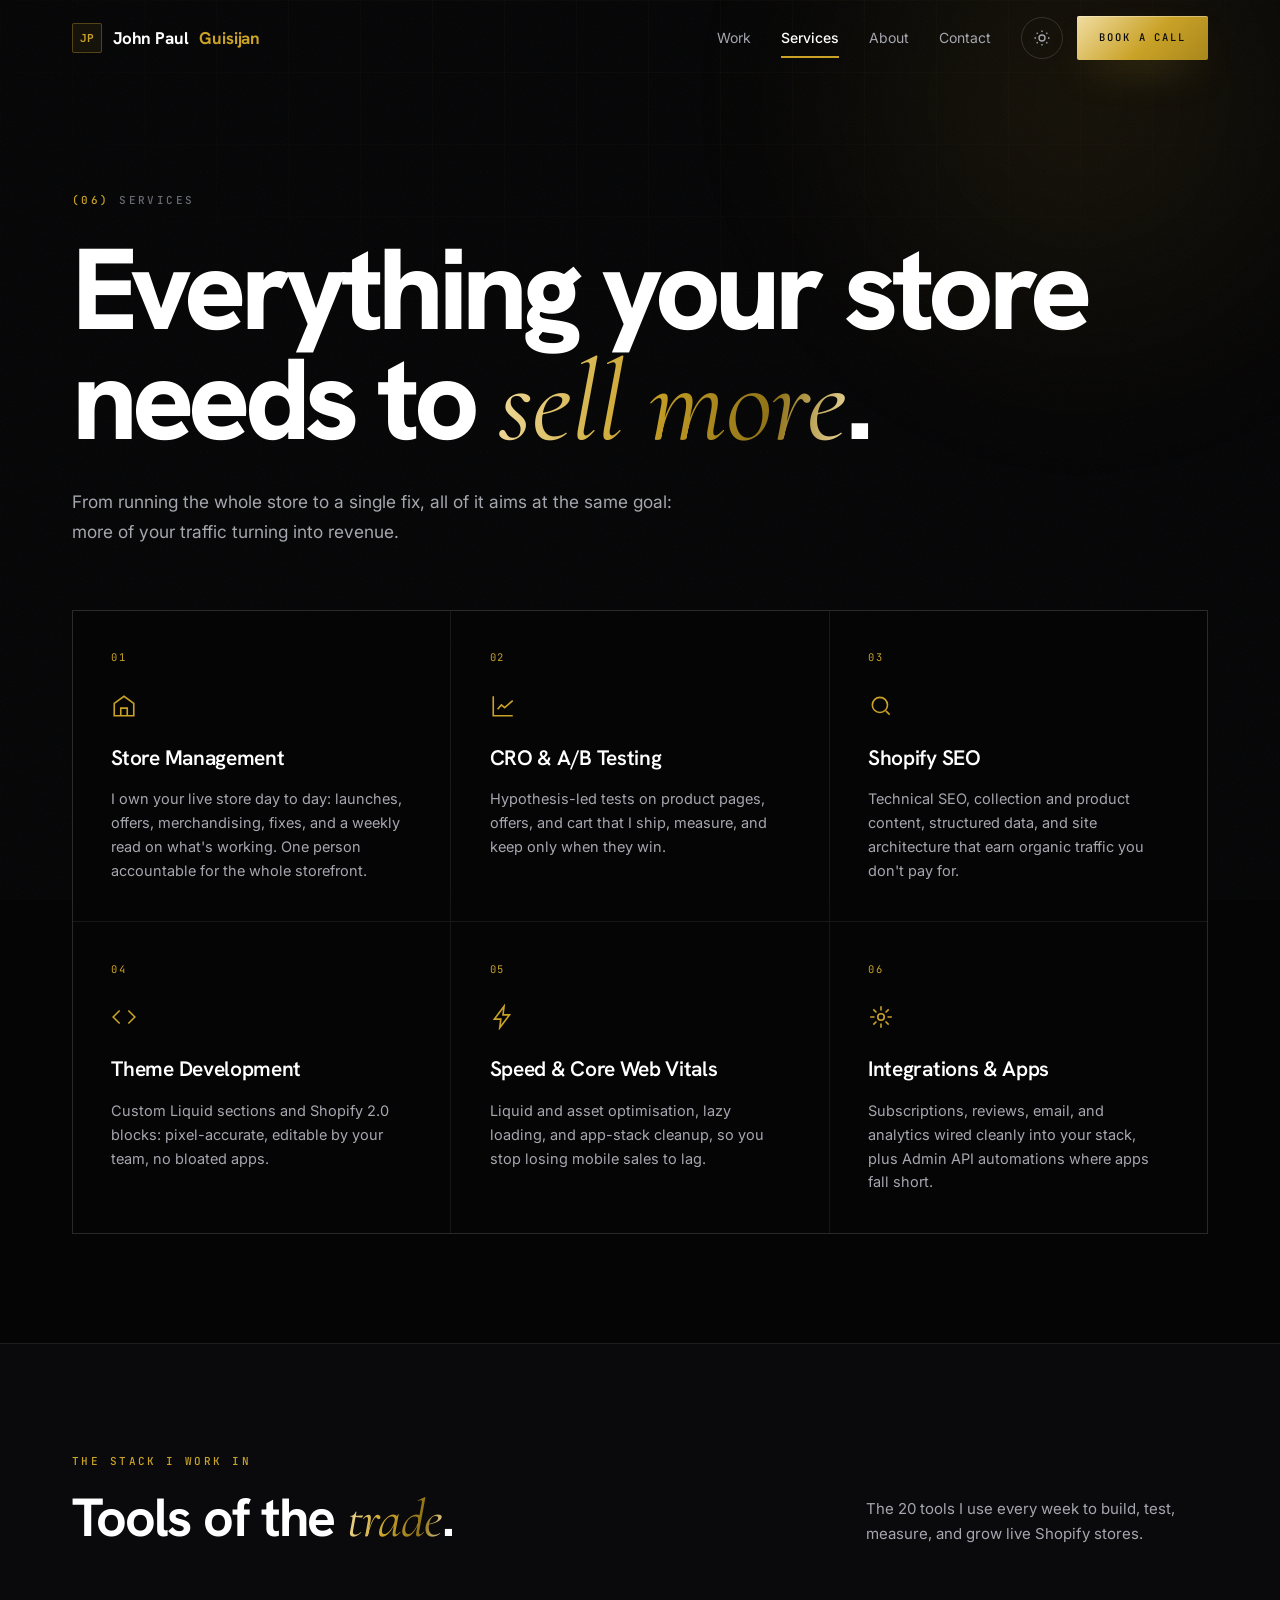
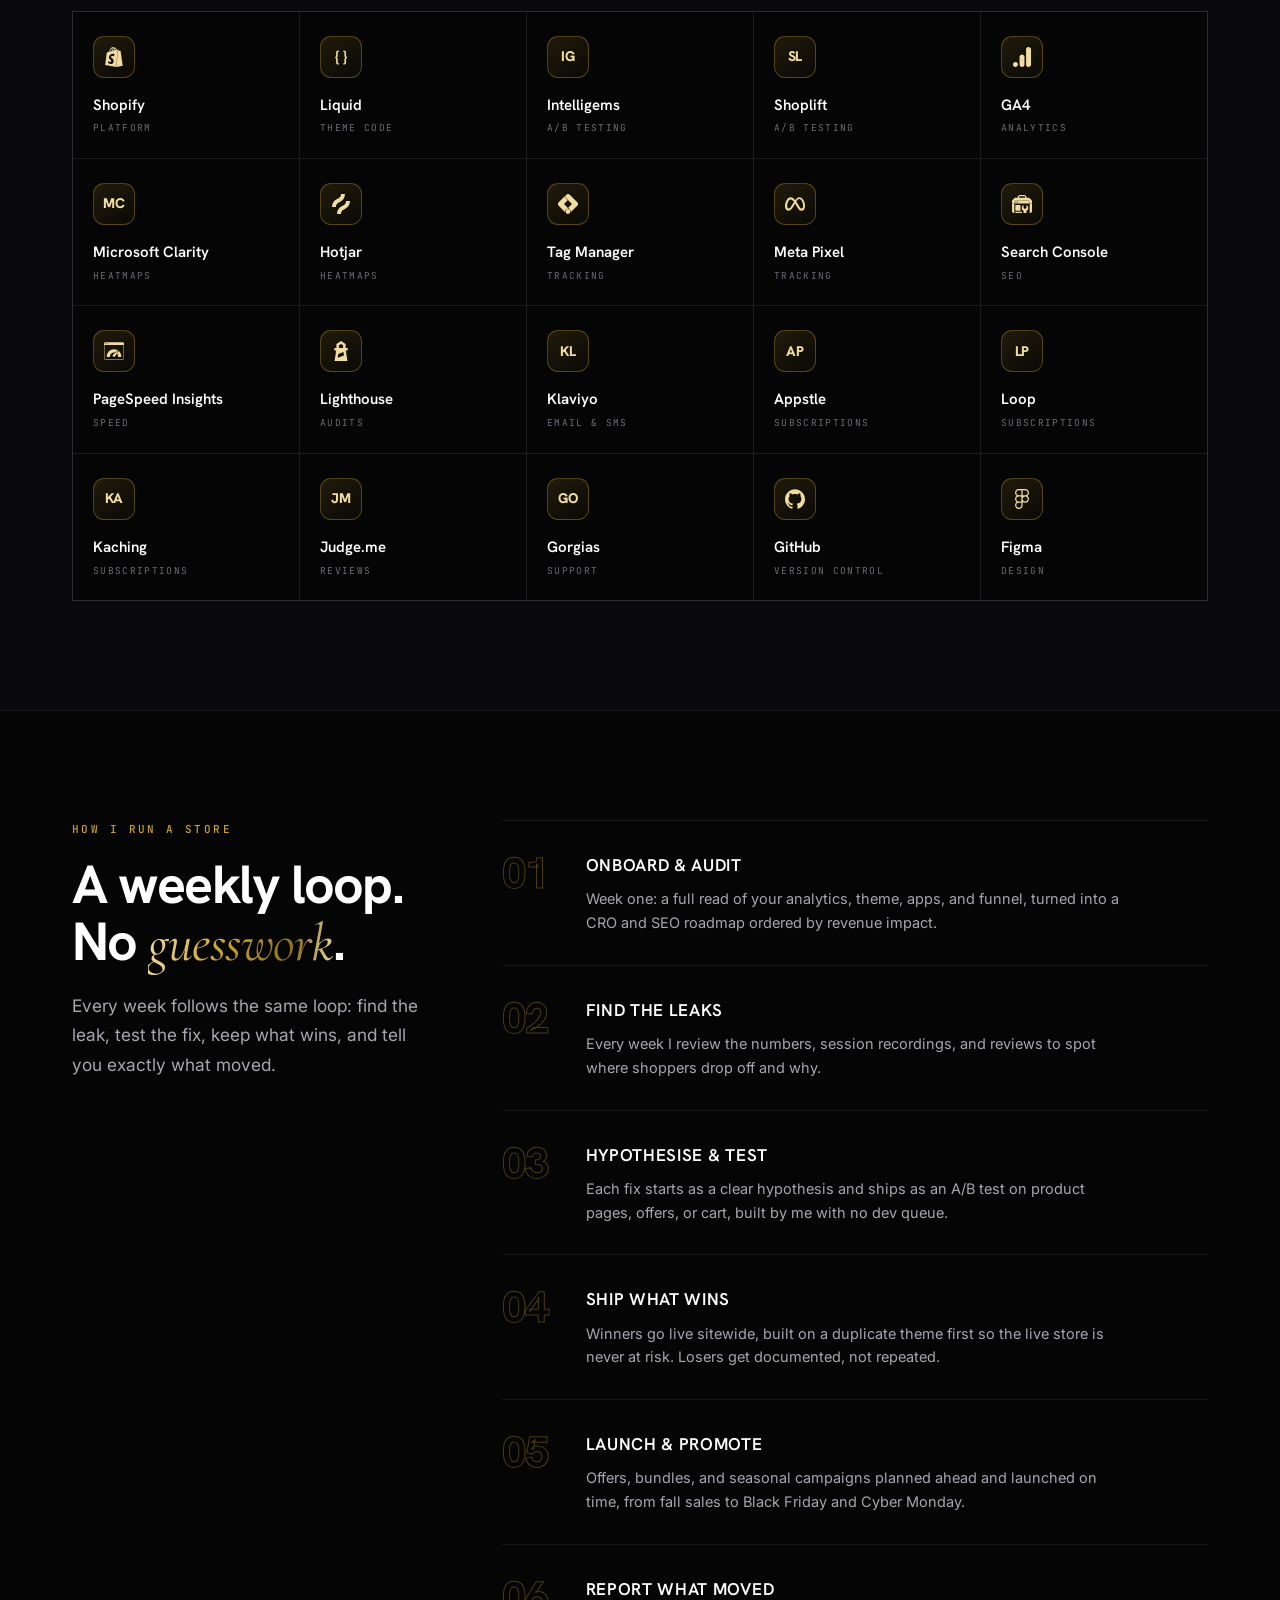
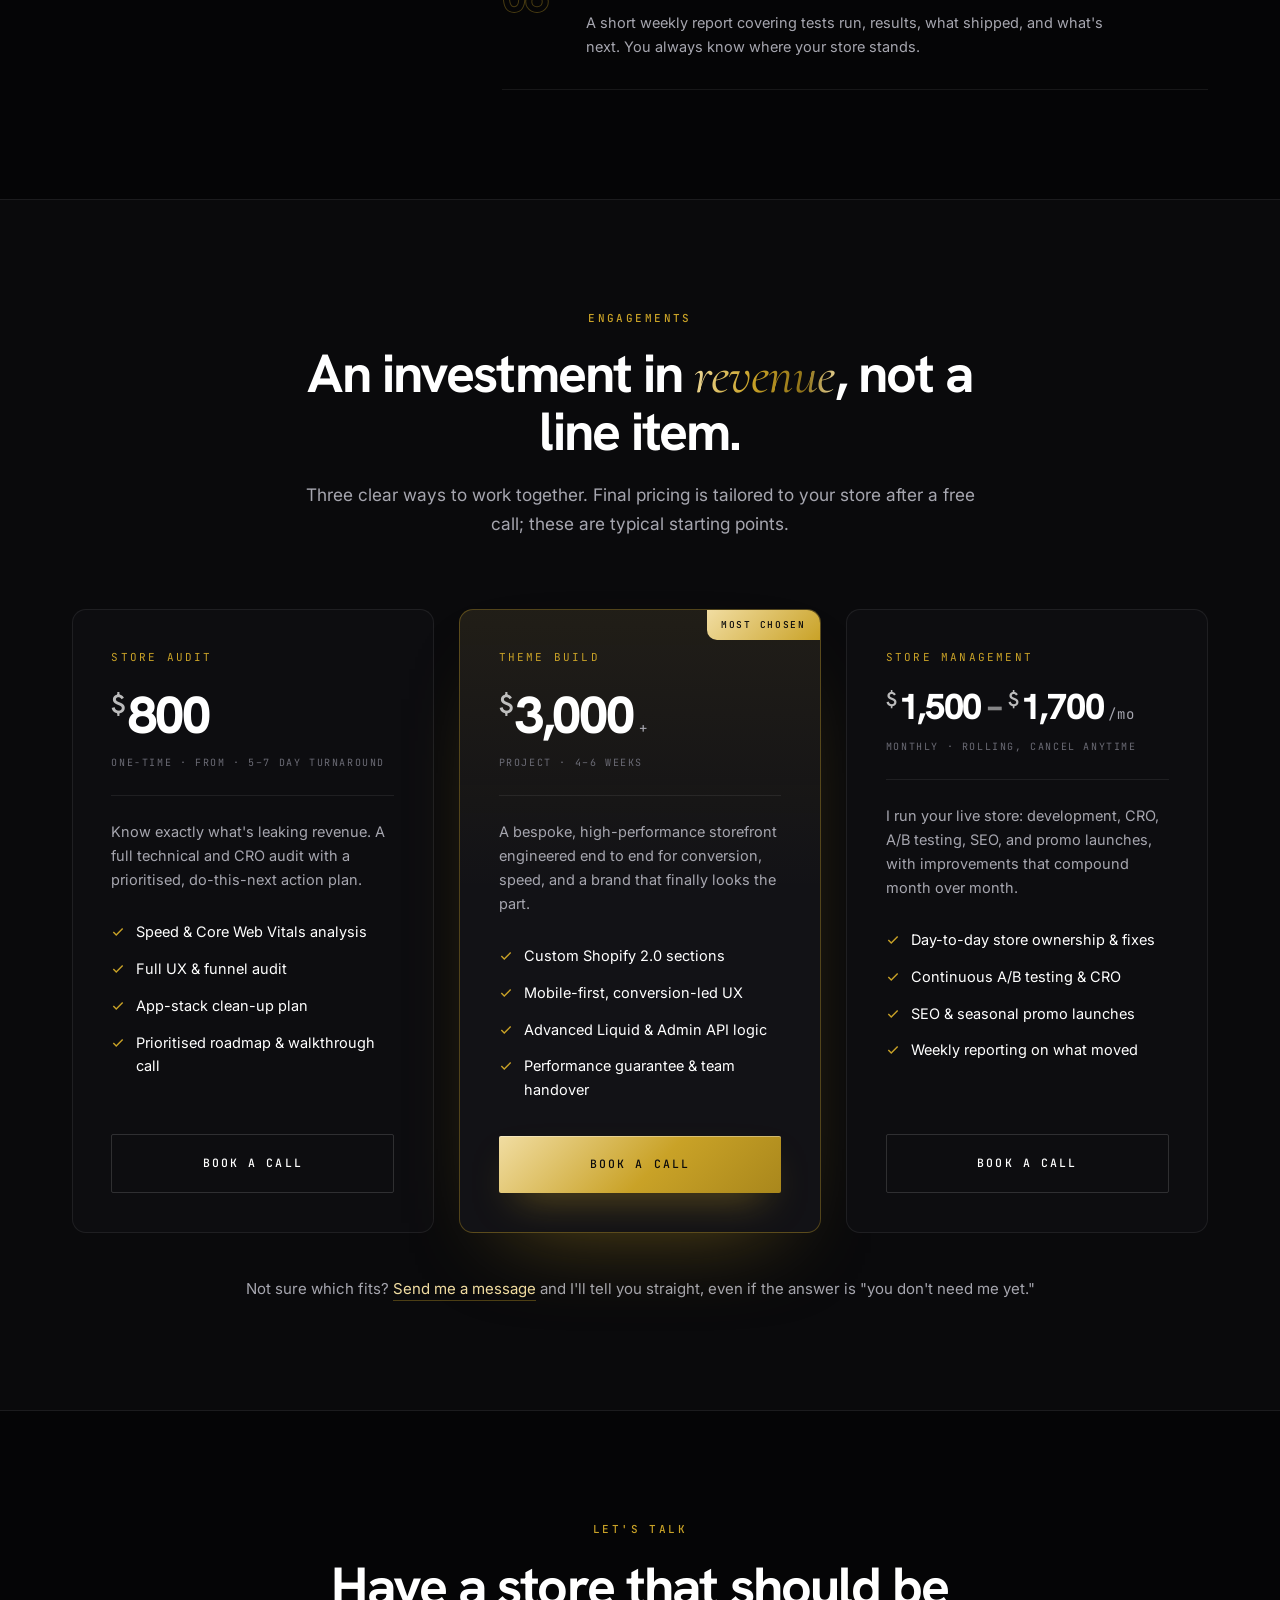
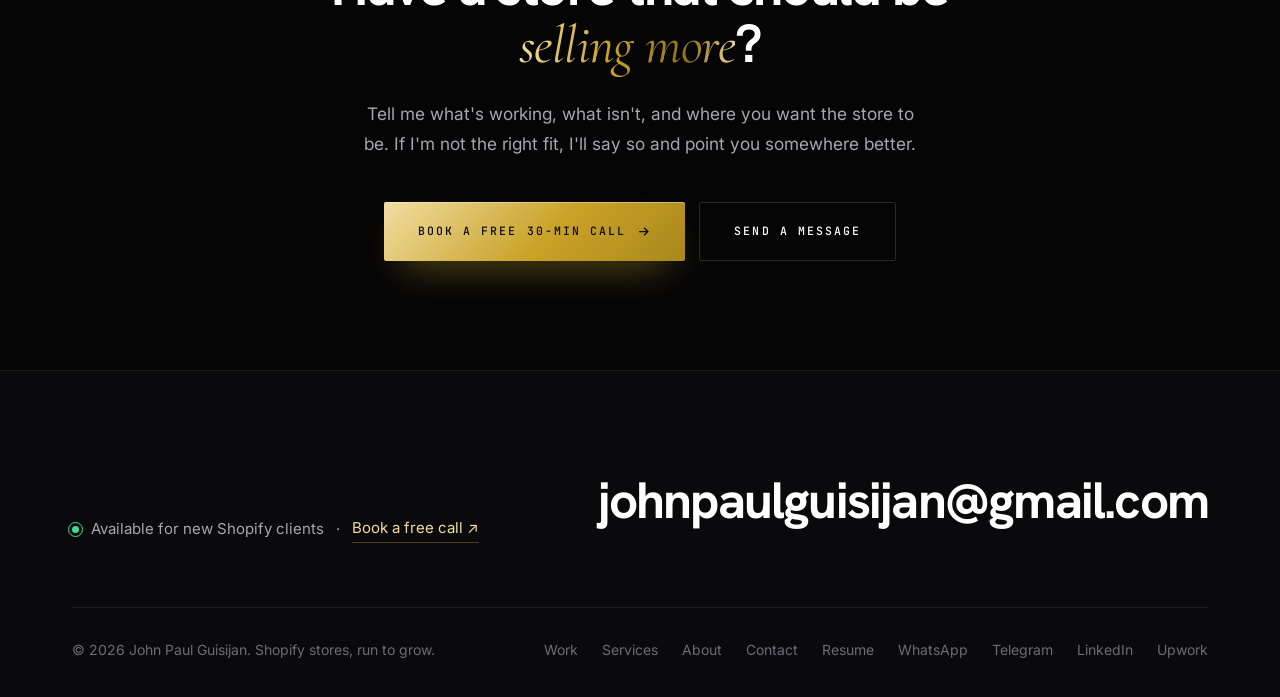
<file: services/index.html>
<!DOCTYPE html>
<html lang="en" data-theme="dark">
<head>
<meta charset="utf-8">
<meta name="viewport" content="width=device-width, initial-scale=1, viewport-fit=cover">
<title>Services — John Paul Guisijan</title>
<meta name="description" content="Shopify store management, CRO and A/B testing, Shopify SEO, theme development, speed, and integrations. Clear engagements and pricing.">
<meta name="theme-color" content="#050506">
<link rel="canonical" href="https://johnpaulguisijan-png.github.io/services/">
<meta name="author" content="John Paul Guisijan">
<script>(function(){var t='dark';try{t=localStorage.getItem('theme')||'dark'}catch(e){}document.documentElement.setAttribute('data-theme',t);if(t==='light')document.querySelector('meta[name=theme-color]').setAttribute('content','#F5F3EE')})()</script>
<link rel="icon" href="../favicon.svg" type="image/svg+xml">
<link rel="icon" href="../favicon-32.png" type="image/png" sizes="32x32">
<link rel="apple-touch-icon" href="../apple-touch-icon.png">
<meta property="og:type" content="website">
<meta property="og:site_name" content="John Paul Guisijan">
<meta property="og:url" content="https://johnpaulguisijan-png.github.io/services/">
<meta property="og:title" content="Services — John Paul Guisijan">
<meta property="og:description" content="Shopify store management, CRO and A/B testing, Shopify SEO, theme development, speed, and integrations. Clear engagements and pricing.">
<meta property="og:image" content="https://johnpaulguisijan-png.github.io/og-image.jpg">
<meta property="og:image:width" content="1200">
<meta property="og:image:height" content="630">
<meta name="twitter:card" content="summary_large_image">
<meta name="twitter:image" content="https://johnpaulguisijan-png.github.io/og-image.jpg">
<link rel="preconnect" href="https://fonts.googleapis.com">
<link rel="preconnect" href="https://fonts.gstatic.com" crossorigin>
<link rel="stylesheet" href="https://fonts.googleapis.com/css2?family=Hanken+Grotesk:wght@500;600;700;800&family=Inter:wght@400;500&family=Cormorant+Garamond:ital,wght@1,400&family=JetBrains+Mono:wght@400;500&display=swap">
<link rel="stylesheet" href="../assets/site.css">
</head>
<body>
<div class="prog" id="prog" aria-hidden="true"></div>
<div class="atmos" aria-hidden="true"></div>
<div class="halo halo--a" aria-hidden="true"></div>

<header class="nav" id="nav">
  <div class="wrap nav__in">
    <a href="../" class="logo" aria-label="John Paul Guisijan, home"><span class="logo__mark">JP</span>John Paul <span class="logo__last">Guisijan</span></a>
    <div class="nav__right">
      <nav class="nav__links" aria-label="Main">
        <a href="../work/">Work</a>
        <a href="../services/" aria-current="page">Services</a>
        <a href="../about/">About</a>
        <a href="../contact/">Contact</a>
      </nav>
      <div class="nav__tools">
        <button class="theme-btn" type="button" data-theme-toggle aria-label="Switch between light and dark theme"><svg class="i-sun" viewBox="0 0 24 24" fill="none" stroke="currentColor" stroke-width="1.8"><circle cx="12" cy="12" r="4"/><path d="M12 2v2M12 20v2M4.9 4.9l1.4 1.4M17.7 17.7l1.4 1.4M2 12h2M20 12h2M4.9 19.1l1.4-1.4M17.7 6.3l1.4-1.4"/></svg><svg class="i-moon" viewBox="0 0 24 24" fill="none" stroke="currentColor" stroke-width="1.8"><path d="M21 12.8A9 9 0 1 1 11.2 3a7 7 0 0 0 9.8 9.8Z"/></svg></button>
        <a href="https://calendly.com/johnpaulguisijan/30min" target="_blank" rel="noopener" class="btn btn--gold btn--sm nav__cta">Book a call</a>
        <button class="burger" id="burger" type="button" aria-label="Open menu" aria-expanded="false" aria-controls="drawer"><span></span><span></span><span></span></button>
      </div>
    </div>
  </div>
</header>
<div class="drawer" id="drawer">
  <a class="drawer__link" href="../">Home <small>00</small></a>
  <a class="drawer__link" href="../work/">Work <small>01</small></a>
  <a class="drawer__link" href="../services/" aria-current="page">Services <small>02</small></a>
  <a class="drawer__link" href="../about/">About <small>03</small></a>
  <a class="drawer__link" href="../contact/">Contact <small>04</small></a>
  <a href="https://calendly.com/johnpaulguisijan/30min" target="_blank" rel="noopener" class="btn btn--gold">Book a free call</a>
</div>

<main>
<section class="phead">
  <div class="wrap">
    <span class="eyebrow rv"><span>(06)</span> <b>Services</b></span>
    <h1 class="mega rv">Everything your store needs to <span class="serif gold-text">sell more</span>.</h1>
    <p class="lead rv">From running the whole store to a single fix, all of it aims at the same goal: more of your traffic turning into revenue.</p>
  </div>
</section>
<section style="padding-top:0">
  <div class="wrap">
    <div class="grid-3 rv">
      <article class="svc">
        <span class="svc__n">01</span>
        <svg class="svc__ico" viewBox="0 0 24 24" fill="none" stroke="currentColor" stroke-width="1.5"><path d="M3 9.5 12 3l9 6.5V21H3z"/><path d="M9 21v-7h6v7"/></svg>
        <h3>Store Management</h3>
        <p>I own your live store day to day: launches, offers, merchandising, fixes, and a weekly read on what's working. One person accountable for the whole storefront.</p>
      </article>
      <article class="svc">
        <span class="svc__n">02</span>
        <svg class="svc__ico" viewBox="0 0 24 24" fill="none" stroke="currentColor" stroke-width="1.5"><path d="M3 3v18h18M7 15l3.5-4 3 2.5L21 7"/></svg>
        <h3>CRO &amp; A/B Testing</h3>
        <p>Hypothesis-led tests on product pages, offers, and cart that I ship, measure, and keep only when they win.</p>
      </article>
      <article class="svc">
        <span class="svc__n">03</span>
        <svg class="svc__ico" viewBox="0 0 24 24" fill="none" stroke="currentColor" stroke-width="1.5"><circle cx="11" cy="11" r="7"/><path d="m20 20-3.5-3.5"/></svg>
        <h3>Shopify SEO</h3>
        <p>Technical SEO, collection and product content, structured data, and site architecture that earn organic traffic you don't pay for.</p>
      </article>
      <article class="svc">
        <span class="svc__n">04</span>
        <svg class="svc__ico" viewBox="0 0 24 24" fill="none" stroke="currentColor" stroke-width="1.5"><path d="m8 6-6 6 6 6M16 6l6 6-6 6"/></svg>
        <h3>Theme Development</h3>
        <p>Custom Liquid sections and Shopify 2.0 blocks: pixel-accurate, editable by your team, no bloated apps.</p>
      </article>
      <article class="svc">
        <span class="svc__n">05</span>
        <svg class="svc__ico" viewBox="0 0 24 24" fill="none" stroke="currentColor" stroke-width="1.5"><path d="M13 2 4 14h6l-1 8 9-12h-6l1-8Z"/></svg>
        <h3>Speed &amp; Core Web Vitals</h3>
        <p>Liquid and asset optimisation, lazy loading, and app-stack cleanup, so you stop losing mobile sales to lag.</p>
      </article>
      <article class="svc">
        <span class="svc__n">06</span>
        <svg class="svc__ico" viewBox="0 0 24 24" fill="none" stroke="currentColor" stroke-width="1.5"><circle cx="12" cy="12" r="3"/><path d="M12 2v4M12 18v4M2 12h4M18 12h4M4.9 4.9 7.8 7.8M16.2 16.2l2.9 2.9M19.1 4.9 16.2 7.8M7.8 16.2l-2.9 2.9"/></svg>
        <h3>Integrations &amp; Apps</h3>
        <p>Subscriptions, reviews, email, and analytics wired cleanly into your stack, plus Admin API automations where apps fall short.</p>
      </article>
    </div>
  </div>
</section>

<section class="band">
  <div class="wrap">
    <div class="row-head">
      <div class="sect-head rv">
        <span class="eyebrow">The stack I work in</span>
        <h2 class="sect">Tools of the <span class="serif gold-text">trade</span>.</h2>
      </div>
      <p class="lead rv" style="max-width:38ch;font-size:15px">The 20 tools I use every week to build, test, measure, and grow live Shopify stores.</p>
    </div>
    <div class="tools__grid rv">
      <div class="tool"><span class="tool__ico"><svg viewBox="0 0 24 24" aria-hidden="true"><path d="M15.337 23.979l7.216-1.561s-2.604-17.613-2.625-17.73c-.018-.116-.114-.192-.211-.192s-1.929-.136-1.929-.136-1.275-1.274-1.439-1.411c-.045-.037-.075-.057-.121-.074l-.914 21.104h.023zM11.71 11.305s-.81-.424-1.774-.424c-1.447 0-1.504.906-1.504 1.141 0 1.232 3.24 1.715 3.24 4.629 0 2.295-1.44 3.76-3.406 3.76-2.354 0-3.54-1.465-3.54-1.465l.646-2.086s1.245 1.066 2.28 1.066c.675 0 .975-.545.975-.932 0-1.619-2.654-1.694-2.654-4.359-.034-2.237 1.571-4.416 4.827-4.416 1.257 0 1.875.361 1.875.361l-.945 2.715-.02.01zM11.17.83c.136 0 .271.038.405.135-.984.465-2.064 1.639-2.508 3.992-.656.213-1.293.405-1.889.578C7.697 3.75 8.951.84 11.17.84V.83zm1.235 2.949v.135c-.754.232-1.583.484-2.394.736.466-1.777 1.333-2.645 2.085-2.971.193.501.309 1.176.309 2.1zm.539-2.234c.694.074 1.141.867 1.429 1.755-.349.114-.735.231-1.158.366v-.252c0-.752-.096-1.371-.271-1.871v.002zm2.992 1.289c-.02 0-.06.021-.078.021s-.289.075-.714.21c-.423-1.233-1.176-2.37-2.508-2.37h-.115C12.135.209 11.669 0 11.265 0 8.159 0 6.675 3.877 6.21 5.846c-1.194.365-2.063.636-2.16.674-.675.213-.694.232-.772.87-.075.462-1.83 14.063-1.83 14.063L15.009 24l.927-21.166z"/></svg></span><span class="tool__name">Shopify</span><span class="tool__cat">Platform</span></div>
      <div class="tool"><span class="tool__ico tool__ico--mono" aria-hidden="true">{ }</span><span class="tool__name">Liquid</span><span class="tool__cat">Theme code</span></div>
      <div class="tool"><span class="tool__ico tool__ico--mono" aria-hidden="true">IG</span><span class="tool__name">Intelligems</span><span class="tool__cat">A/B testing</span></div>
      <div class="tool"><span class="tool__ico tool__ico--mono" aria-hidden="true">SL</span><span class="tool__name">Shoplift</span><span class="tool__cat">A/B testing</span></div>
      <div class="tool"><span class="tool__ico"><svg viewBox="0 0 24 24" aria-hidden="true"><path d="M22.84 2.9982v17.9987c.0086 1.6473-1.3197 2.9897-2.967 2.9984a2.9808 2.9808 0 01-.3677-.0208c-1.528-.226-2.6477-1.5558-2.6105-3.1V3.1204c-.0369-1.5458 1.0856-2.8762 2.6157-3.1 1.6361-.1915 3.1178.9796 3.3093 2.6158.014.1201.0208.241.0202.3619zM4.1326 18.0548c-1.6417 0-2.9726 1.331-2.9726 2.9726C1.16 22.6691 2.4909 24 4.1326 24s2.9726-1.3309 2.9726-2.9726-1.331-2.9726-2.9726-2.9726zm7.8728-9.0098c-.0171 0-.0342 0-.0513.0003-1.6495.0904-2.9293 1.474-2.891 3.1256v7.9846c0 2.167.9535 3.4825 2.3505 3.763 1.6118.3266 3.1832-.7152 3.5098-2.327.04-.1974.06-.3983.0593-.5998v-8.9585c.003-1.6474-1.33-2.9852-2.9773-2.9882z"/></svg></span><span class="tool__name">GA4</span><span class="tool__cat">Analytics</span></div>
      <div class="tool"><span class="tool__ico tool__ico--mono" aria-hidden="true">MC</span><span class="tool__name">Microsoft Clarity</span><span class="tool__cat">Heatmaps</span></div>
      <div class="tool"><span class="tool__ico"><svg viewBox="0 0 24 24" aria-hidden="true"><path d="M10.119 9.814C12.899 8.27 16.704 6.155 16.704 0h-4.609c0 3.444-1.676 4.375-4.214 5.786C5.1 7.33 1.295 9.444 1.295 15.6h4.61c0-3.444 1.676-4.376 4.214-5.786zM18.096 8.4c0 3.444-1.677 4.376-4.215 5.785-2.778 1.544-6.585 3.66-6.585 9.815h4.609c0-3.444 1.676-4.376 4.214-5.786 2.78-1.544 6.586-3.658 6.586-9.814h-4.609z"/></svg></span><span class="tool__name">Hotjar</span><span class="tool__cat">Heatmaps</span></div>
      <div class="tool"><span class="tool__ico"><svg viewBox="0 0 24 24" aria-hidden="true"><path d="M12.003 0a3 3 0 0 0-2.121 5.121l6.865 6.865-4.446 4.541 1.745 1.836a3.432 3.432 0 0 1 .7.739l.012.011-.001.002a3.432 3.432 0 0 1 .609 1.953 3.432 3.432 0 0 1-.09.78l7.75-7.647c.031-.029.067-.05.098-.08.023-.023.038-.052.06-.076a2.994 2.994 0 0 0-.06-4.166l-9-9A2.99 2.99 0 0 0 12.003 0zM8.63 2.133L.88 9.809a2.998 2.998 0 0 0 0 4.238l7.7 7.75a3.432 3.432 0 0 1-.077-.729 3.432 3.432 0 0 1 3.431-3.431 3.432 3.432 0 0 1 .826.101l-5.523-5.81 4.371-4.373-2.08-2.08c-.903-.904-1.193-2.183-.898-3.342zm3.304 16.004a2.932 2.932 0 0 0-2.931 2.931A2.932 2.932 0 0 0 11.934 24a2.932 2.932 0 0 0 2.932-2.932 2.932 2.932 0 0 0-2.932-2.931z"/></svg></span><span class="tool__name">Tag Manager</span><span class="tool__cat">Tracking</span></div>
      <div class="tool"><span class="tool__ico"><svg viewBox="0 0 24 24" aria-hidden="true"><path d="M6.915 4.03c-1.968 0-3.683 1.28-4.871 3.113C.704 9.208 0 11.883 0 14.449c0 .706.07 1.369.21 1.973a6.624 6.624 0 0 0 .265.86 5.297 5.297 0 0 0 .371.761c.696 1.159 1.818 1.927 3.593 1.927 1.497 0 2.633-.671 3.965-2.444.76-1.012 1.144-1.626 2.663-4.32l.756-1.339.186-.325c.061.1.121.196.183.3l2.152 3.595c.724 1.21 1.665 2.556 2.47 3.314 1.046.987 1.992 1.22 3.06 1.22 1.075 0 1.876-.355 2.455-.843a3.743 3.743 0 0 0 .81-.973c.542-.939.861-2.127.861-3.745 0-2.72-.681-5.357-2.084-7.45-1.282-1.912-2.957-2.93-4.716-2.93-1.047 0-2.088.467-3.053 1.308-.652.57-1.257 1.29-1.82 2.05-.69-.875-1.335-1.547-1.958-2.056-1.182-.966-2.315-1.303-3.454-1.303zm10.16 2.053c1.147 0 2.188.758 2.992 1.999 1.132 1.748 1.647 4.195 1.647 6.4 0 1.548-.368 2.9-1.839 2.9-.58 0-1.027-.23-1.664-1.004-.496-.601-1.343-1.878-2.832-4.358l-.617-1.028a44.908 44.908 0 0 0-1.255-1.98c.07-.109.141-.224.211-.327 1.12-1.667 2.118-2.602 3.358-2.602zm-10.201.553c1.265 0 2.058.791 2.675 1.446.307.327.737.871 1.234 1.579l-1.02 1.566c-.757 1.163-1.882 3.017-2.837 4.338-1.191 1.649-1.81 1.817-2.486 1.817-.524 0-1.038-.237-1.383-.794-.263-.426-.464-1.13-.464-2.046 0-2.221.63-4.535 1.66-6.088.454-.687.964-1.226 1.533-1.533a2.264 2.264 0 0 1 1.088-.285z"/></svg></span><span class="tool__name">Meta Pixel</span><span class="tool__cat">Tracking</span></div>
      <div class="tool"><span class="tool__ico"><svg viewBox="0 0 24 24" aria-hidden="true"><path d="M8.548 1.156L6.832 2.872v1.682h1.716zm0 3.398v.035H6.832v-.035H3.386L0 7.844v3.577h2.826V8.94c0-.525.429-.954.954-.954h16.476c.525 0 .954.43.954.954v2.48h2.754V7.844l-3.386-3.29H17.3v.035h-1.717v-.035zm7.035 0H17.3V2.872l-1.717-1.716zM8.679 1.188V2.84h6.773V1.188zm11.471 7.07a.834.834 0 00-.132.01l-.543.002c-5.216.014-10.432-.008-15.648.01-.435-.063-.794.436-.716.883v2.264h17.812c-.016-.888.045-1.782-.034-2.666-.104-.342-.427-.502-.739-.502zm-15.422.634a.689.698 0 01.689.698.689.698 0 01-.689.697.689.698 0 01-.688-.697.689.698 0 01.688-.698zm2.134 0a.689.698 0 01.689.698.689.698 0 01-.689.697.689.698 0 01-.688-.697.689.698 0 01.688-.698zM.036 11.645v9.156c0 1.05.858 1.908 1.907 1.908h.883V11.645zm21.174 0v11.064h.882c1.05 0 1.908-.858 1.908-1.908v-9.156zM4.057 13.133v6.85h6.137v-6.85zm13.243.021v3.777l-1.708.977-1.708-.977v-3.758a4.006 4.006 0 000 7.23v2.441h3.457v-2.442a4.006 4.006 0 00-.041-7.248zm-13.243 8.26v1.43h7.925v-1.43z"/></svg></span><span class="tool__name">Search Console</span><span class="tool__cat">SEO</span></div>
      <div class="tool"><span class="tool__ico"><svg viewBox="0 0 24 24" aria-hidden="true"><path d="M22.363 1.636H1.635C.732 1.636 0 2.37.001 3.273L0 20.727v.003c0 .903.733 1.634 1.635 1.634h20.73c.904 0 1.635-.734 1.635-1.637V3.273c.016-.89-.76-1.64-1.637-1.637zM3.979 2.886c.492-.507 1.279.28.77.772-.491.508-1.278-.279-.77-.771zM1.8 2.89c.507-.509 1.28.265.772.771-.493.502-1.274-.28-.772-.771zm21.7 17.838c.012.611-.524 1.148-1.137 1.136H1.635A1.137 1.137 0 0 1 .5 20.727L.501 4.91H23.5v15.819zM11 16.159l5.946-4.577c.235-.2.576.129.389.372l-.002-.002-3.936 6.35a1.638 1.638 0 0 1-2.448.405c-.785-.668-.811-1.835.05-2.548zm4.763-.75c.09-.168 2.002-3.181 2.06-3.35 2.056 1.813 3.029 4.382 2.898 7.026h-3.819c.073-1.39-.29-2.678-1.139-3.676zm-8.679 3.682H3.278c-.357-7.022 7.148-11.735 13.39-7.92l-3.461 2.618c-3.3-.762-6.364 1.71-6.123 5.302z"/></svg></span><span class="tool__name">PageSpeed Insights</span><span class="tool__cat">Speed</span></div>
      <div class="tool"><span class="tool__ico"><svg viewBox="0 0 24 24" aria-hidden="true"><path d="M12 0l5.5 3.5v5H20v3h-2.25l2 12.5H4.25l2-12.5H4v-3h2.5V3.53zm2.94 13.25l-6.22 2.26L8 20.04l7.5-2.75zM12 3.56L9.5 5.17V8.5h5V5.15Z"/></svg></span><span class="tool__name">Lighthouse</span><span class="tool__cat">Audits</span></div>
      <div class="tool"><span class="tool__ico tool__ico--mono" aria-hidden="true">KL</span><span class="tool__name">Klaviyo</span><span class="tool__cat">Email &amp; SMS</span></div>
      <div class="tool"><span class="tool__ico tool__ico--mono" aria-hidden="true">AP</span><span class="tool__name">Appstle</span><span class="tool__cat">Subscriptions</span></div>
      <div class="tool"><span class="tool__ico tool__ico--mono" aria-hidden="true">LP</span><span class="tool__name">Loop</span><span class="tool__cat">Subscriptions</span></div>
      <div class="tool"><span class="tool__ico tool__ico--mono" aria-hidden="true">KA</span><span class="tool__name">Kaching</span><span class="tool__cat">Subscriptions</span></div>
      <div class="tool"><span class="tool__ico tool__ico--mono" aria-hidden="true">JM</span><span class="tool__name">Judge.me</span><span class="tool__cat">Reviews</span></div>
      <div class="tool"><span class="tool__ico tool__ico--mono" aria-hidden="true">GO</span><span class="tool__name">Gorgias</span><span class="tool__cat">Support</span></div>
      <div class="tool"><span class="tool__ico"><svg viewBox="0 0 24 24" aria-hidden="true"><path d="M12 .297c-6.63 0-12 5.373-12 12 0 5.303 3.438 9.8 8.205 11.385.6.113.82-.258.82-.577 0-.285-.01-1.04-.015-2.04-3.338.724-4.042-1.61-4.042-1.61C4.422 18.07 3.633 17.7 3.633 17.7c-1.087-.744.084-.729.084-.729 1.205.084 1.838 1.236 1.838 1.236 1.07 1.835 2.809 1.305 3.495.998.108-.776.417-1.305.76-1.605-2.665-.3-5.466-1.332-5.466-5.93 0-1.31.465-2.38 1.235-3.22-.135-.303-.54-1.523.105-3.176 0 0 1.005-.322 3.3 1.23.96-.267 1.98-.399 3-.405 1.02.006 2.04.138 3 .405 2.28-1.552 3.285-1.23 3.285-1.23.645 1.653.24 2.873.12 3.176.765.84 1.23 1.91 1.23 3.22 0 4.61-2.805 5.625-5.475 5.92.42.36.81 1.096.81 2.22 0 1.606-.015 2.896-.015 3.286 0 .315.21.69.825.57C20.565 22.092 24 17.592 24 12.297c0-6.627-5.373-12-12-12"/></svg></span><span class="tool__name">GitHub</span><span class="tool__cat">Version control</span></div>
      <div class="tool"><span class="tool__ico"><svg viewBox="0 0 24 24" aria-hidden="true"><path d="M15.852 8.981h-4.588V0h4.588c2.476 0 4.49 2.014 4.49 4.49s-2.014 4.491-4.49 4.491zM12.735 7.51h3.117c1.665 0 3.019-1.355 3.019-3.019s-1.355-3.019-3.019-3.019h-3.117V7.51zm0 1.471H8.148c-2.476 0-4.49-2.014-4.49-4.49S5.672 0 8.148 0h4.588v8.981zm-4.587-7.51c-1.665 0-3.019 1.355-3.019 3.019s1.354 3.02 3.019 3.02h3.117V1.471H8.148zm4.587 15.019H8.148c-2.476 0-4.49-2.014-4.49-4.49s2.014-4.49 4.49-4.49h4.588v8.98zM8.148 8.981c-1.665 0-3.019 1.355-3.019 3.019s1.355 3.019 3.019 3.019h3.117V8.981H8.148zM8.172 24c-2.489 0-4.515-2.014-4.515-4.49s2.014-4.49 4.49-4.49h4.588v4.441c0 2.503-2.047 4.539-4.563 4.539zm-.024-7.51a3.023 3.023 0 0 0-3.019 3.019c0 1.665 1.365 3.019 3.044 3.019 1.705 0 3.093-1.376 3.093-3.068v-2.97H8.148zm7.704 0h-.098c-2.476 0-4.49-2.014-4.49-4.49s2.014-4.49 4.49-4.49h.098c2.476 0 4.49 2.014 4.49 4.49s-2.014 4.49-4.49 4.49zm-.097-7.509c-1.665 0-3.019 1.355-3.019 3.019s1.355 3.019 3.019 3.019h.098c1.665 0 3.019-1.355 3.019-3.019s-1.355-3.019-3.019-3.019h-.098z"/></svg></span><span class="tool__name">Figma</span><span class="tool__cat">Design</span></div>
    </div>
  </div>
</section>

<section>
  <div class="wrap process">
    <aside class="process__aside rv">
      <span class="eyebrow" style="display:block;margin-bottom:18px">How I run a store</span>
      <h2 class="sect" style="margin-bottom:20px">A weekly loop.<br>No <span class="serif gold-text">guesswork</span>.</h2>
      <p class="lead">Every week follows the same loop: find the leak, test the fix, keep what wins, and tell you exactly what moved.</p>
    </aside>
    <div class="steps">
      <div class="step rv"><div class="step__n">01</div><div><h3>Onboard &amp; Audit</h3><p>Week one: a full read of your analytics, theme, apps, and funnel, turned into a CRO and SEO roadmap ordered by revenue impact.</p></div></div>
      <div class="step rv"><div class="step__n">02</div><div><h3>Find the Leaks</h3><p>Every week I review the numbers, session recordings, and reviews to spot where shoppers drop off and why.</p></div></div>
      <div class="step rv"><div class="step__n">03</div><div><h3>Hypothesise &amp; Test</h3><p>Each fix starts as a clear hypothesis and ships as an A/B test on product pages, offers, or cart, built by me with no dev queue.</p></div></div>
      <div class="step rv"><div class="step__n">04</div><div><h3>Ship What Wins</h3><p>Winners go live sitewide, built on a duplicate theme first so the live store is never at risk. Losers get documented, not repeated.</p></div></div>
      <div class="step rv"><div class="step__n">05</div><div><h3>Launch &amp; Promote</h3><p>Offers, bundles, and seasonal campaigns planned ahead and launched on time, from fall sales to Black Friday and Cyber Monday.</p></div></div>
      <div class="step rv"><div class="step__n">06</div><div><h3>Report What Moved</h3><p>A short weekly report covering tests run, results, what shipped, and what's next. You always know where your store stands.</p></div></div>
    </div>
  </div>
</section>

<section class="band" id="pricing">
  <div class="wrap">
    <div class="sect-head rv" style="text-align:center;max-width:680px;margin-inline:auto">
      <span class="eyebrow">Engagements</span>
      <h2 class="sect">An investment in <span class="serif gold-text">revenue</span>, not a line item.</h2>
      <p class="lead">Three clear ways to work together. Final pricing is tailored to your store after a free call; these are typical starting points.</p>
    </div>
    <div class="grid-price">
      <article class="tier rv">
        <div class="tier__name">Store Audit</div>
        <div class="tier__price"><span class="cur">$</span>800</div>
        <div class="tier__from">One-time · from · 5–7 day turnaround</div>
        <p class="tier__desc">Know exactly what's leaking revenue. A full technical and CRO audit with a prioritised, do-this-next action plan.</p>
        <ul class="tier__list"><li><svg class="ico" width="14" height="14" viewBox="0 0 24 24" fill="none" stroke="currentColor" stroke-width="2.4"><path d="m4 12 5 5L20 6"/></svg>Speed &amp; Core Web Vitals analysis</li><li><svg class="ico" width="14" height="14" viewBox="0 0 24 24" fill="none" stroke="currentColor" stroke-width="2.4"><path d="m4 12 5 5L20 6"/></svg>Full UX &amp; funnel audit</li><li><svg class="ico" width="14" height="14" viewBox="0 0 24 24" fill="none" stroke="currentColor" stroke-width="2.4"><path d="m4 12 5 5L20 6"/></svg>App-stack clean-up plan</li><li><svg class="ico" width="14" height="14" viewBox="0 0 24 24" fill="none" stroke="currentColor" stroke-width="2.4"><path d="m4 12 5 5L20 6"/></svg>Prioritised roadmap &amp; walkthrough call</li></ul>
        <a href="https://calendly.com/johnpaulguisijan/30min" target="_blank" rel="noopener" class="btn btn--ghost btn--block">Book a call</a>
      </article>
      <article class="tier rv tier--feature">
        <div class="tier__flag">Most chosen</div>
        <div class="tier__name">Theme Build</div>
        <div class="tier__price"><span class="cur">$</span>3,000<span class="per">+</span></div>
        <div class="tier__from">Project · 4–6 weeks</div>
        <p class="tier__desc">A bespoke, high-performance storefront engineered end to end for conversion, speed, and a brand that finally looks the part.</p>
        <ul class="tier__list"><li><svg class="ico" width="14" height="14" viewBox="0 0 24 24" fill="none" stroke="currentColor" stroke-width="2.4"><path d="m4 12 5 5L20 6"/></svg>Custom Shopify 2.0 sections</li><li><svg class="ico" width="14" height="14" viewBox="0 0 24 24" fill="none" stroke="currentColor" stroke-width="2.4"><path d="m4 12 5 5L20 6"/></svg>Mobile-first, conversion-led UX</li><li><svg class="ico" width="14" height="14" viewBox="0 0 24 24" fill="none" stroke="currentColor" stroke-width="2.4"><path d="m4 12 5 5L20 6"/></svg>Advanced Liquid &amp; Admin API logic</li><li><svg class="ico" width="14" height="14" viewBox="0 0 24 24" fill="none" stroke="currentColor" stroke-width="2.4"><path d="m4 12 5 5L20 6"/></svg>Performance guarantee &amp; team handover</li></ul>
        <a href="https://calendly.com/johnpaulguisijan/30min" target="_blank" rel="noopener" class="btn btn--gold btn--block">Book a call</a>
      </article>
      <article class="tier rv">
        <div class="tier__name">Store Management</div>
        <div class="tier__price tier__price--range"><span class="cur">$</span>1,500<span class="dash">–</span><span class="cur">$</span>1,700<span class="per">/mo</span></div>
        <div class="tier__from">Monthly · rolling, cancel anytime</div>
        <p class="tier__desc">I run your live store: development, CRO, A/B testing, SEO, and promo launches, with improvements that compound month over month.</p>
        <ul class="tier__list"><li><svg class="ico" width="14" height="14" viewBox="0 0 24 24" fill="none" stroke="currentColor" stroke-width="2.4"><path d="m4 12 5 5L20 6"/></svg>Day-to-day store ownership &amp; fixes</li><li><svg class="ico" width="14" height="14" viewBox="0 0 24 24" fill="none" stroke="currentColor" stroke-width="2.4"><path d="m4 12 5 5L20 6"/></svg>Continuous A/B testing &amp; CRO</li><li><svg class="ico" width="14" height="14" viewBox="0 0 24 24" fill="none" stroke="currentColor" stroke-width="2.4"><path d="m4 12 5 5L20 6"/></svg>SEO &amp; seasonal promo launches</li><li><svg class="ico" width="14" height="14" viewBox="0 0 24 24" fill="none" stroke="currentColor" stroke-width="2.4"><path d="m4 12 5 5L20 6"/></svg>Weekly reporting on what moved</li></ul>
        <a href="https://calendly.com/johnpaulguisijan/30min" target="_blank" rel="noopener" class="btn btn--ghost btn--block">Book a call</a>
      </article>
    </div>
    <p class="nudge rv">Not sure which fits? <a href="../contact/">Send me a message</a> and I'll tell you straight, even if the answer is "you don't need me yet."</p>
  </div>
</section>
</main>

<section>
  <div class="wrap cta">
    <span class="eyebrow rv" style="display:block;margin-bottom:20px">Let's talk</span>
    <h2 class="sect rv">Have a store that should be <span class="serif gold-text">selling more</span>?</h2>
    <p class="lead rv">Tell me what's working, what isn't, and where you want the store to be. If I'm not the right fit, I'll say so and point you somewhere better.</p>
    <div class="cta__row rv">
      <a href="https://calendly.com/johnpaulguisijan/30min" target="_blank" rel="noopener" class="btn btn--gold">Book a free 30-min call <svg class="ico" viewBox="0 0 24 24" fill="none" stroke="currentColor" stroke-width="2"><path d="M5 12h14M13 6l6 6-6 6"/></svg></a>
      <a href="../contact/" class="btn btn--ghost">Send a message</a>
    </div>
  </div>
</section>

<footer class="foot">
  <div class="wrap">
    <div class="foot__top">
      <div>
        <p class="foot__avail"><span class="dot-live"></span> Available for new Shopify clients <span aria-hidden="true">·</span> <a href="https://calendly.com/johnpaulguisijan/30min" target="_blank" rel="noopener">Book a free call ↗</a></p>
      </div>
      <a href="mailto:johnpaulguisijan@gmail.com" class="foot__mail">johnpaulguisijan@gmail.com</a>
    </div>
    <div class="foot__bot">
      <span>© <span data-year>2026</span> John Paul Guisijan. Shopify stores, run to grow.</span>
      <div class="foot__links">
        <a href="../work/">Work</a><a href="../services/">Services</a><a href="../about/">About</a><a href="../contact/">Contact</a><a href="../resume.html">Resume</a>
        <a href="https://wa.me/639627294885?text=Hi%20John%20Paul%20—%20I%27d%20like%20to%20talk%20about%20my%20Shopify%20store." target="_blank" rel="noopener">WhatsApp</a><a href="https://t.me/johnpaulguisijan" target="_blank" rel="noopener">Telegram</a><a href="https://linkedin.com/in/john-paul-guisijan-5855781b5" target="_blank" rel="noopener">LinkedIn</a><a href="https://www.upwork.com/services/product/development-it-any-shopify-theme-bug-liquid-error-or-layout-issue-fixed-in-24-hours-2101302125606758131" target="_blank" rel="noopener">Upwork</a>
      </div>
    </div>
  </div>
</footer>
<script src="../assets/site.js" defer></script>
</body>
</html>
</file>
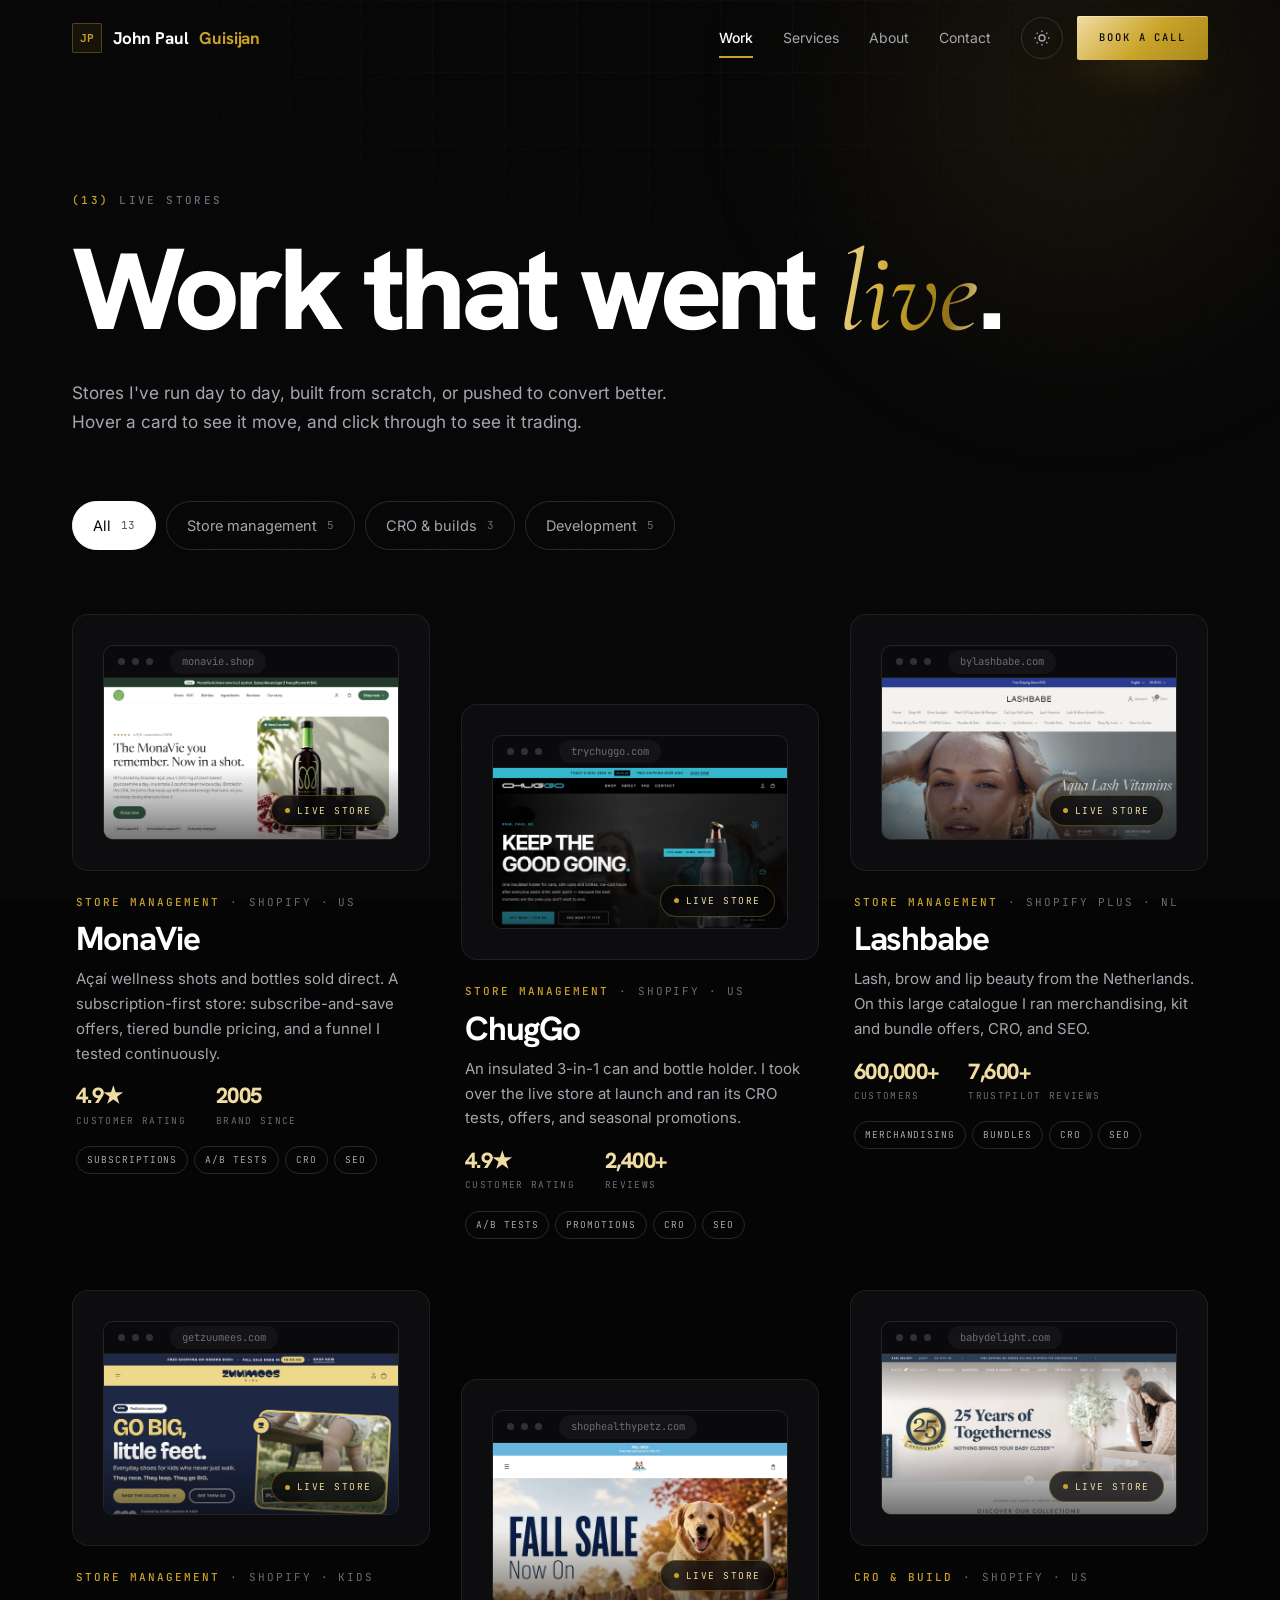
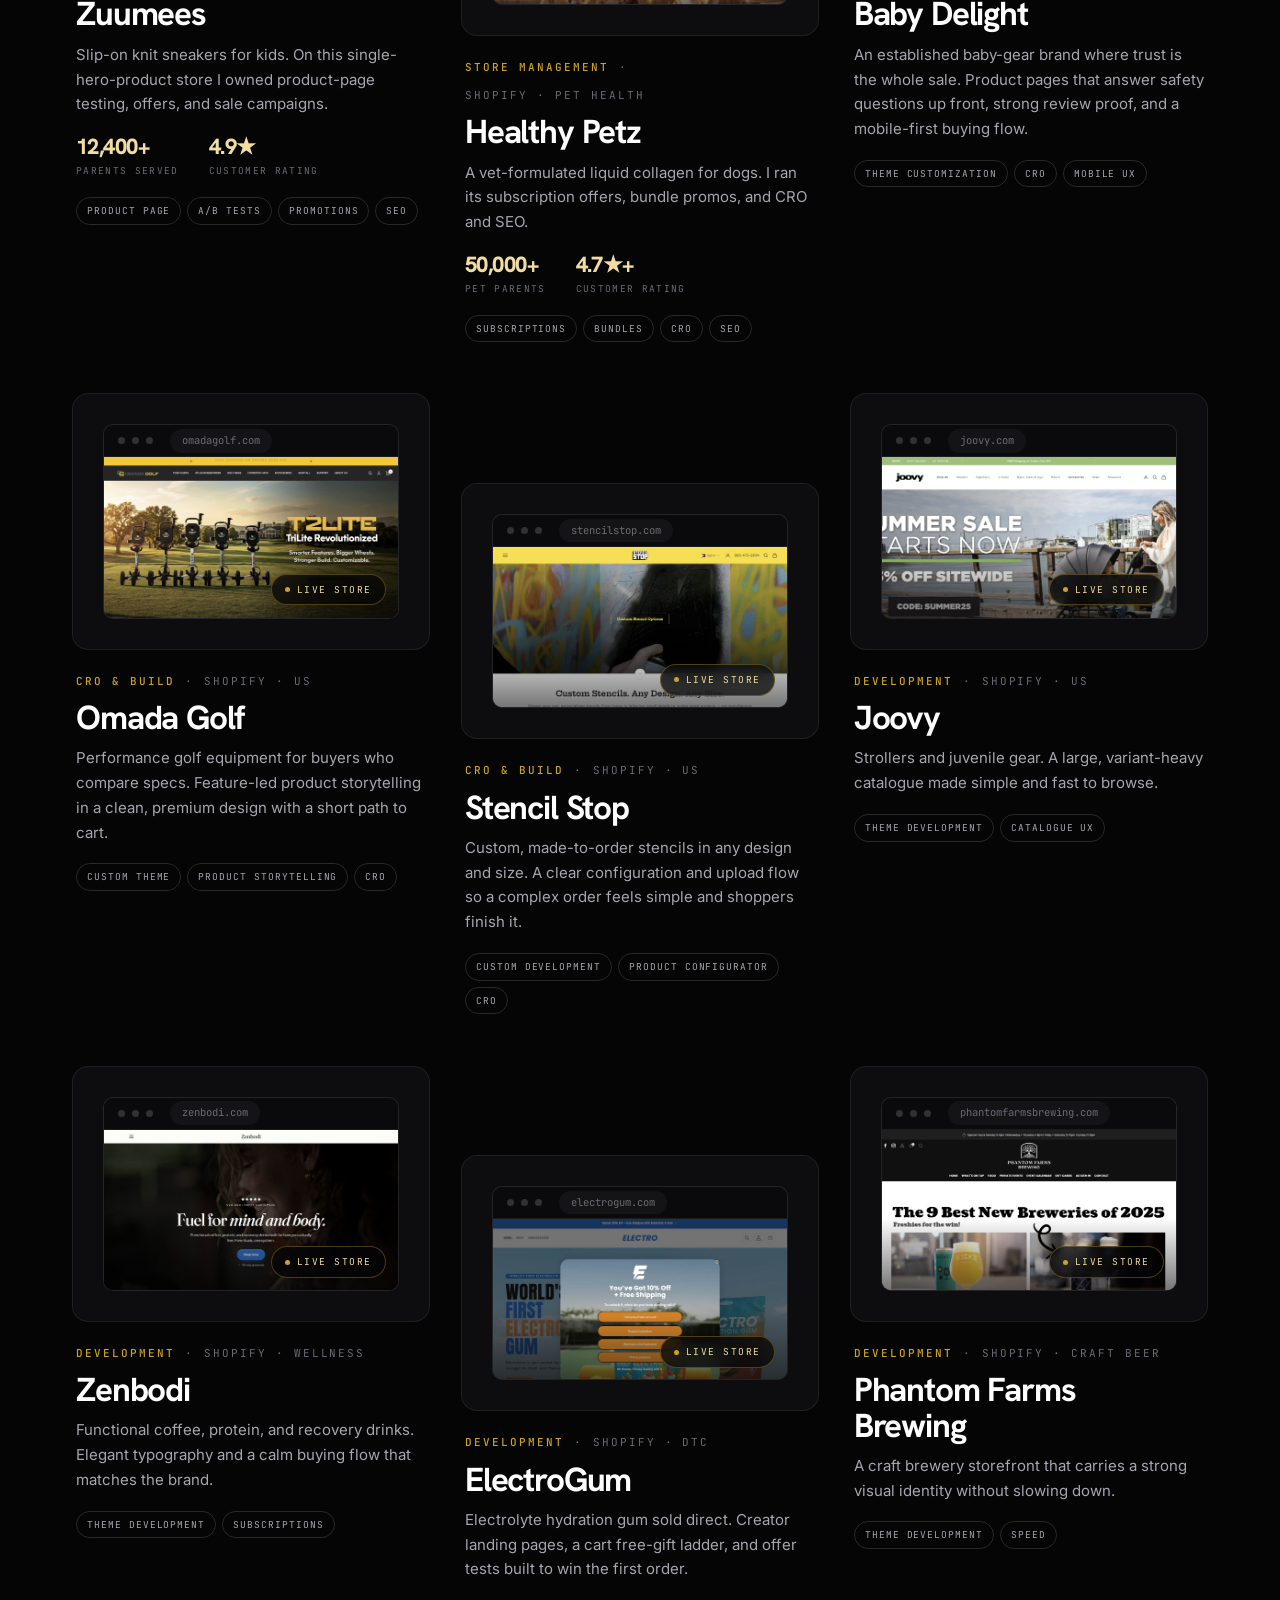
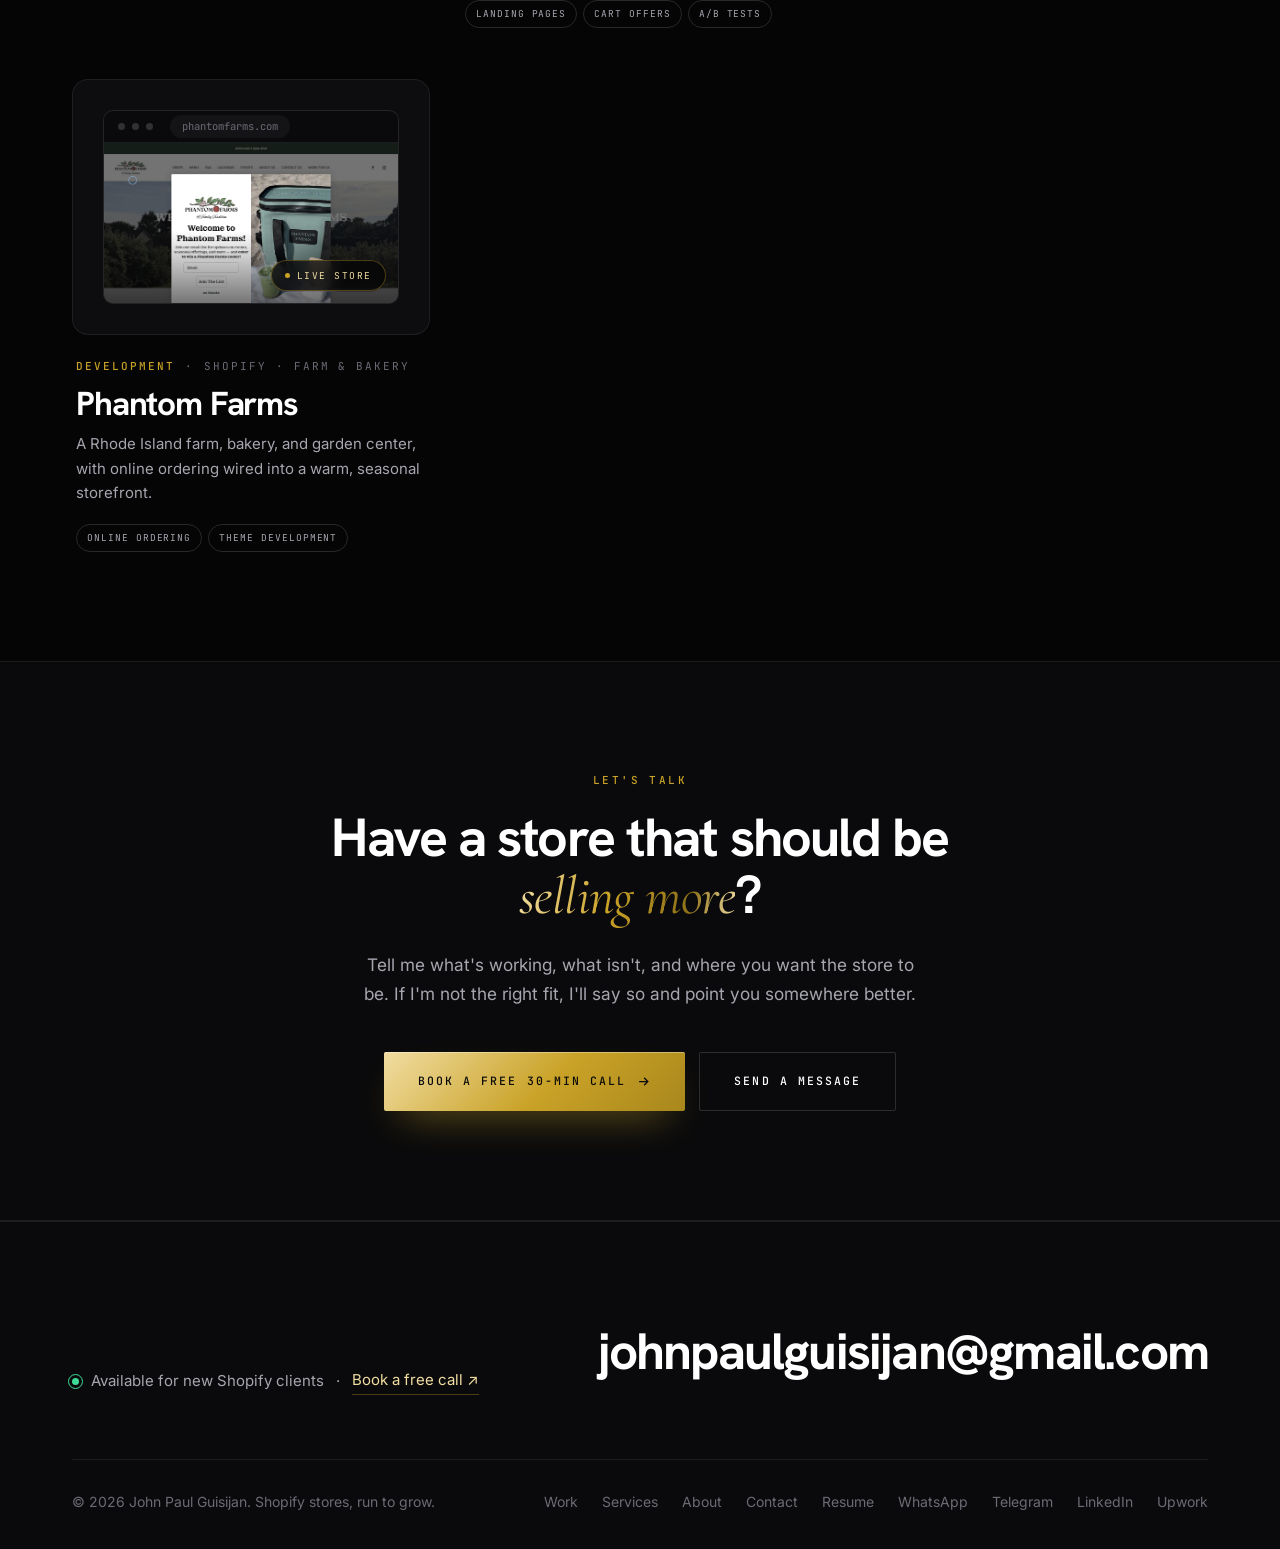
<file: work/index.html>
<!DOCTYPE html>
<html lang="en" data-theme="dark">
<head>
<meta charset="utf-8">
<meta name="viewport" content="width=device-width, initial-scale=1, viewport-fit=cover">
<title>Work — John Paul Guisijan</title>
<meta name="description" content="13 live Shopify stores I've run, built, or optimised: store management, CRO, and theme development for DTC brands.">
<meta name="theme-color" content="#050506">
<link rel="canonical" href="https://johnpaulguisijan-png.github.io/work/">
<meta name="author" content="John Paul Guisijan">
<script>(function(){var t='dark';try{t=localStorage.getItem('theme')||'dark'}catch(e){}document.documentElement.setAttribute('data-theme',t);if(t==='light')document.querySelector('meta[name=theme-color]').setAttribute('content','#F5F3EE')})()</script>
<link rel="icon" href="../favicon.svg" type="image/svg+xml">
<link rel="icon" href="../favicon-32.png" type="image/png" sizes="32x32">
<link rel="apple-touch-icon" href="../apple-touch-icon.png">
<meta property="og:type" content="website">
<meta property="og:site_name" content="John Paul Guisijan">
<meta property="og:url" content="https://johnpaulguisijan-png.github.io/work/">
<meta property="og:title" content="Work — John Paul Guisijan">
<meta property="og:description" content="13 live Shopify stores I've run, built, or optimised: store management, CRO, and theme development for DTC brands.">
<meta property="og:image" content="https://johnpaulguisijan-png.github.io/og-image.jpg">
<meta property="og:image:width" content="1200">
<meta property="og:image:height" content="630">
<meta name="twitter:card" content="summary_large_image">
<meta name="twitter:image" content="https://johnpaulguisijan-png.github.io/og-image.jpg">
<link rel="preconnect" href="https://fonts.googleapis.com">
<link rel="preconnect" href="https://fonts.gstatic.com" crossorigin>
<link rel="stylesheet" href="https://fonts.googleapis.com/css2?family=Hanken+Grotesk:wght@500;600;700;800&family=Inter:wght@400;500&family=Cormorant+Garamond:ital,wght@1,400&family=JetBrains+Mono:wght@400;500&display=swap">
<link rel="stylesheet" href="../assets/site.css">
</head>
<body>
<div class="prog" id="prog" aria-hidden="true"></div>
<div class="atmos" aria-hidden="true"></div>
<div class="halo halo--a" aria-hidden="true"></div>

<header class="nav" id="nav">
  <div class="wrap nav__in">
    <a href="../" class="logo" aria-label="John Paul Guisijan, home"><span class="logo__mark">JP</span>John Paul <span class="logo__last">Guisijan</span></a>
    <div class="nav__right">
      <nav class="nav__links" aria-label="Main">
        <a href="../work/" aria-current="page">Work</a>
        <a href="../services/">Services</a>
        <a href="../about/">About</a>
        <a href="../contact/">Contact</a>
      </nav>
      <div class="nav__tools">
        <button class="theme-btn" type="button" data-theme-toggle aria-label="Switch between light and dark theme"><svg class="i-sun" viewBox="0 0 24 24" fill="none" stroke="currentColor" stroke-width="1.8"><circle cx="12" cy="12" r="4"/><path d="M12 2v2M12 20v2M4.9 4.9l1.4 1.4M17.7 17.7l1.4 1.4M2 12h2M20 12h2M4.9 19.1l1.4-1.4M17.7 6.3l1.4-1.4"/></svg><svg class="i-moon" viewBox="0 0 24 24" fill="none" stroke="currentColor" stroke-width="1.8"><path d="M21 12.8A9 9 0 1 1 11.2 3a7 7 0 0 0 9.8 9.8Z"/></svg></button>
        <a href="https://calendly.com/johnpaulguisijan/30min" target="_blank" rel="noopener" class="btn btn--gold btn--sm nav__cta">Book a call</a>
        <button class="burger" id="burger" type="button" aria-label="Open menu" aria-expanded="false" aria-controls="drawer"><span></span><span></span><span></span></button>
      </div>
    </div>
  </div>
</header>
<div class="drawer" id="drawer">
  <a class="drawer__link" href="../">Home <small>00</small></a>
  <a class="drawer__link" href="../work/" aria-current="page">Work <small>01</small></a>
  <a class="drawer__link" href="../services/">Services <small>02</small></a>
  <a class="drawer__link" href="../about/">About <small>03</small></a>
  <a class="drawer__link" href="../contact/">Contact <small>04</small></a>
  <a href="https://calendly.com/johnpaulguisijan/30min" target="_blank" rel="noopener" class="btn btn--gold">Book a free call</a>
</div>

<main>
<section class="phead">
  <div class="wrap">
    <span class="eyebrow rv"><span>(13)</span> <b>Live stores</b></span>
    <h1 class="mega rv">Work that went <span class="serif gold-text">live</span>.</h1>
    <p class="lead rv">Stores I've run day to day, built from scratch, or pushed to convert better. Hover a card to see it move, and click through to see it trading.</p>
  </div>
</section>
<section style="padding-top:0">
  <div class="wrap">
    <div class="filters rv" role="group" aria-label="Filter work">
      <button class="filter is-on" type="button" data-filter="all" aria-pressed="true">All <small>13</small></button>
      <button class="filter" type="button" data-filter="manage" aria-pressed="false">Store management <small>5</small></button>
      <button class="filter" type="button" data-filter="build" aria-pressed="false">CRO &amp; builds <small>3</small></button>
      <button class="filter" type="button" data-filter="dev" aria-pressed="false">Development <small>5</small></button>
    </div>
    <div class="wgrid" data-wgrid>

      <article class="wcard rv" data-cat="manage">
        <a class="wcard__link" href="https://monavie.shop/" target="_blank" rel="noopener" aria-label="MonaVie — visit the live store">
          <div class="wcard__media">
            <div class="frame" data-video="../monavie.mp4">
              <div class="frame__bar"><span class="frame__dot"></span><span class="frame__dot"></span><span class="frame__dot"></span><span class="frame__url">monavie.shop</span></div>
              <div class="frame__stage">
                <div class="frame__ph"><span>MonaVie</span><em>View live site</em></div>
                <img src="../monavie.jpg" alt="MonaVie storefront" loading="lazy" decoding="async" onerror="this.remove()">
              </div>
              <div class="frame__scrim"></div>
              <div class="frame__badge"><span class="pulse"></span> Live store</div>
            </div>
          </div>
          <div class="wcard__body">
            <div class="wcard__meta"><b>Store management</b><span>·</span><span>Shopify · US</span></div>
            <h3 class="wcard__title">MonaVie <svg viewBox="0 0 24 24" fill="none" stroke="currentColor" stroke-width="2"><path d="M7 17 17 7M8 7h9v9"/></svg></h3>
            <p class="wcard__desc">Açaí wellness shots and bottles sold direct. A subscription-first store: subscribe-and-save offers, tiered bundle pricing, and a funnel I tested continuously.</p>
            <div class="wcard__stats"><div><b>4.9★</b><span>Customer rating</span></div><div><b>2005</b><span>Brand since</span></div></div>
            <div class="stack"><span class="chip">Subscriptions</span><span class="chip">A/B tests</span><span class="chip">CRO</span><span class="chip">SEO</span></div>
          </div>
        </a>
      </article>

      <article class="wcard rv" data-cat="manage">
        <a class="wcard__link" href="https://trychuggo.com/" target="_blank" rel="noopener" aria-label="ChugGo — visit the live store">
          <div class="wcard__media">
            <div class="frame" data-video="../chuggo.mp4">
              <div class="frame__bar"><span class="frame__dot"></span><span class="frame__dot"></span><span class="frame__dot"></span><span class="frame__url">trychuggo.com</span></div>
              <div class="frame__stage">
                <div class="frame__ph"><span>ChugGo</span><em>View live site</em></div>
                <img src="../chuggo.jpg" alt="ChugGo storefront" loading="lazy" decoding="async" onerror="this.remove()">
              </div>
              <div class="frame__scrim"></div>
              <div class="frame__badge"><span class="pulse"></span> Live store</div>
            </div>
          </div>
          <div class="wcard__body">
            <div class="wcard__meta"><b>Store management</b><span>·</span><span>Shopify · US</span></div>
            <h3 class="wcard__title">ChugGo <svg viewBox="0 0 24 24" fill="none" stroke="currentColor" stroke-width="2"><path d="M7 17 17 7M8 7h9v9"/></svg></h3>
            <p class="wcard__desc">An insulated 3-in-1 can and bottle holder. I took over the live store at launch and ran its CRO tests, offers, and seasonal promotions.</p>
            <div class="wcard__stats"><div><b>4.9★</b><span>Customer rating</span></div><div><b>2,400+</b><span>Reviews</span></div></div>
            <div class="stack"><span class="chip">A/B tests</span><span class="chip">Promotions</span><span class="chip">CRO</span><span class="chip">SEO</span></div>
          </div>
        </a>
      </article>

      <article class="wcard rv" data-cat="manage">
        <a class="wcard__link" href="https://bylashbabe.com/" target="_blank" rel="noopener" aria-label="Lashbabe — visit the live store">
          <div class="wcard__media">
            <div class="frame" data-video="../lashbabe.mp4">
              <div class="frame__bar"><span class="frame__dot"></span><span class="frame__dot"></span><span class="frame__dot"></span><span class="frame__url">bylashbabe.com</span></div>
              <div class="frame__stage">
                <div class="frame__ph"><span>Lashbabe</span><em>View live site</em></div>
                <img src="../lashbabe.jpg" alt="Lashbabe storefront" loading="lazy" decoding="async" onerror="this.remove()">
              </div>
              <div class="frame__scrim"></div>
              <div class="frame__badge"><span class="pulse"></span> Live store</div>
            </div>
          </div>
          <div class="wcard__body">
            <div class="wcard__meta"><b>Store management</b><span>·</span><span>Shopify Plus · NL</span></div>
            <h3 class="wcard__title">Lashbabe <svg viewBox="0 0 24 24" fill="none" stroke="currentColor" stroke-width="2"><path d="M7 17 17 7M8 7h9v9"/></svg></h3>
            <p class="wcard__desc">Lash, brow and lip beauty from the Netherlands. On this large catalogue I ran merchandising, kit and bundle offers, CRO, and SEO.</p>
            <div class="wcard__stats"><div><b>600,000+</b><span>Customers</span></div><div><b>7,600+</b><span>Trustpilot reviews</span></div></div>
            <div class="stack"><span class="chip">Merchandising</span><span class="chip">Bundles</span><span class="chip">CRO</span><span class="chip">SEO</span></div>
          </div>
        </a>
      </article>

      <article class="wcard rv" data-cat="manage">
        <a class="wcard__link" href="https://getzuumees.com/" target="_blank" rel="noopener" aria-label="Zuumees — visit the live store">
          <div class="wcard__media">
            <div class="frame" data-video="../zuumees.mp4">
              <div class="frame__bar"><span class="frame__dot"></span><span class="frame__dot"></span><span class="frame__dot"></span><span class="frame__url">getzuumees.com</span></div>
              <div class="frame__stage">
                <div class="frame__ph"><span>Zuumees</span><em>View live site</em></div>
                <img src="../zuumees.jpg" alt="Zuumees storefront" loading="lazy" decoding="async" onerror="this.remove()">
              </div>
              <div class="frame__scrim"></div>
              <div class="frame__badge"><span class="pulse"></span> Live store</div>
            </div>
          </div>
          <div class="wcard__body">
            <div class="wcard__meta"><b>Store management</b><span>·</span><span>Shopify · Kids</span></div>
            <h3 class="wcard__title">Zuumees <svg viewBox="0 0 24 24" fill="none" stroke="currentColor" stroke-width="2"><path d="M7 17 17 7M8 7h9v9"/></svg></h3>
            <p class="wcard__desc">Slip-on knit sneakers for kids. On this single-hero-product store I owned product-page testing, offers, and sale campaigns.</p>
            <div class="wcard__stats"><div><b>12,400+</b><span>Parents served</span></div><div><b>4.9★</b><span>Customer rating</span></div></div>
            <div class="stack"><span class="chip">Product page</span><span class="chip">A/B tests</span><span class="chip">Promotions</span><span class="chip">SEO</span></div>
          </div>
        </a>
      </article>

      <article class="wcard rv" data-cat="manage">
        <a class="wcard__link" href="https://www.shophealthypetz.com/" target="_blank" rel="noopener" aria-label="Healthy Petz — visit the live store">
          <div class="wcard__media">
            <div class="frame" data-video="../healthypetz.mp4">
              <div class="frame__bar"><span class="frame__dot"></span><span class="frame__dot"></span><span class="frame__dot"></span><span class="frame__url">shophealthypetz.com</span></div>
              <div class="frame__stage">
                <div class="frame__ph"><span>Healthy Petz</span><em>View live site</em></div>
                <img src="../healthypetz.jpg" alt="Healthy Petz storefront" loading="lazy" decoding="async" onerror="this.remove()">
              </div>
              <div class="frame__scrim"></div>
              <div class="frame__badge"><span class="pulse"></span> Live store</div>
            </div>
          </div>
          <div class="wcard__body">
            <div class="wcard__meta"><b>Store management</b><span>·</span><span>Shopify · Pet health</span></div>
            <h3 class="wcard__title">Healthy Petz <svg viewBox="0 0 24 24" fill="none" stroke="currentColor" stroke-width="2"><path d="M7 17 17 7M8 7h9v9"/></svg></h3>
            <p class="wcard__desc">A vet-formulated liquid collagen for dogs. I ran its subscription offers, bundle promos, and CRO and SEO.</p>
            <div class="wcard__stats"><div><b>50,000+</b><span>Pet parents</span></div><div><b>4.7★+</b><span>Customer rating</span></div></div>
            <div class="stack"><span class="chip">Subscriptions</span><span class="chip">Bundles</span><span class="chip">CRO</span><span class="chip">SEO</span></div>
          </div>
        </a>
      </article>

      <article class="wcard rv" data-cat="build">
        <a class="wcard__link" href="https://www.babydelight.com/" target="_blank" rel="noopener" aria-label="Baby Delight — visit the live store">
          <div class="wcard__media">
            <div class="frame" data-video="../babydelight.mp4">
              <div class="frame__bar"><span class="frame__dot"></span><span class="frame__dot"></span><span class="frame__dot"></span><span class="frame__url">babydelight.com</span></div>
              <div class="frame__stage">
                <div class="frame__ph"><span>Baby Delight</span><em>View live site</em></div>
                <img src="../babydelight.jpg" alt="Baby Delight storefront" loading="lazy" decoding="async" onerror="this.remove()">
              </div>
              <div class="frame__scrim"></div>
              <div class="frame__badge"><span class="pulse"></span> Live store</div>
            </div>
          </div>
          <div class="wcard__body">
            <div class="wcard__meta"><b>CRO & build</b><span>·</span><span>Shopify · US</span></div>
            <h3 class="wcard__title">Baby Delight <svg viewBox="0 0 24 24" fill="none" stroke="currentColor" stroke-width="2"><path d="M7 17 17 7M8 7h9v9"/></svg></h3>
            <p class="wcard__desc">An established baby-gear brand where trust is the whole sale. Product pages that answer safety questions up front, strong review proof, and a mobile-first buying flow.</p>
            <div class="stack"><span class="chip">Theme customization</span><span class="chip">CRO</span><span class="chip">Mobile UX</span></div>
          </div>
        </a>
      </article>

      <article class="wcard rv" data-cat="build">
        <a class="wcard__link" href="https://www.omadagolf.com/" target="_blank" rel="noopener" aria-label="Omada Golf — visit the live store">
          <div class="wcard__media">
            <div class="frame" data-video="../omadagolf.mp4">
              <div class="frame__bar"><span class="frame__dot"></span><span class="frame__dot"></span><span class="frame__dot"></span><span class="frame__url">omadagolf.com</span></div>
              <div class="frame__stage">
                <div class="frame__ph"><span>Omada Golf</span><em>View live site</em></div>
                <img src="../omadagolf.jpg" alt="Omada Golf storefront" loading="lazy" decoding="async" onerror="this.remove()">
              </div>
              <div class="frame__scrim"></div>
              <div class="frame__badge"><span class="pulse"></span> Live store</div>
            </div>
          </div>
          <div class="wcard__body">
            <div class="wcard__meta"><b>CRO & build</b><span>·</span><span>Shopify · US</span></div>
            <h3 class="wcard__title">Omada Golf <svg viewBox="0 0 24 24" fill="none" stroke="currentColor" stroke-width="2"><path d="M7 17 17 7M8 7h9v9"/></svg></h3>
            <p class="wcard__desc">Performance golf equipment for buyers who compare specs. Feature-led product storytelling in a clean, premium design with a short path to cart.</p>
            <div class="stack"><span class="chip">Custom theme</span><span class="chip">Product storytelling</span><span class="chip">CRO</span></div>
          </div>
        </a>
      </article>

      <article class="wcard rv" data-cat="build">
        <a class="wcard__link" href="https://stencilstop.com/" target="_blank" rel="noopener" aria-label="Stencil Stop — visit the live store">
          <div class="wcard__media">
            <div class="frame" data-video="../stencilstop.mp4">
              <div class="frame__bar"><span class="frame__dot"></span><span class="frame__dot"></span><span class="frame__dot"></span><span class="frame__url">stencilstop.com</span></div>
              <div class="frame__stage">
                <div class="frame__ph"><span>Stencil Stop</span><em>View live site</em></div>
                <img src="../stencilstop.jpg" alt="Stencil Stop storefront" loading="lazy" decoding="async" onerror="this.remove()">
              </div>
              <div class="frame__scrim"></div>
              <div class="frame__badge"><span class="pulse"></span> Live store</div>
            </div>
          </div>
          <div class="wcard__body">
            <div class="wcard__meta"><b>CRO & build</b><span>·</span><span>Shopify · US</span></div>
            <h3 class="wcard__title">Stencil Stop <svg viewBox="0 0 24 24" fill="none" stroke="currentColor" stroke-width="2"><path d="M7 17 17 7M8 7h9v9"/></svg></h3>
            <p class="wcard__desc">Custom, made-to-order stencils in any design and size. A clear configuration and upload flow so a complex order feels simple and shoppers finish it.</p>
            <div class="stack"><span class="chip">Custom development</span><span class="chip">Product configurator</span><span class="chip">CRO</span></div>
          </div>
        </a>
      </article>

      <article class="wcard rv" data-cat="dev">
        <a class="wcard__link" href="https://www.joovy.com/" target="_blank" rel="noopener" aria-label="Joovy — visit the live store">
          <div class="wcard__media">
            <div class="frame" data-video="../joovy.mp4">
              <div class="frame__bar"><span class="frame__dot"></span><span class="frame__dot"></span><span class="frame__dot"></span><span class="frame__url">joovy.com</span></div>
              <div class="frame__stage">
                <div class="frame__ph"><span>Joovy</span><em>View live site</em></div>
                <img src="../joovy.jpg" alt="Joovy storefront" loading="lazy" decoding="async" onerror="this.remove()">
              </div>
              <div class="frame__scrim"></div>
              <div class="frame__badge"><span class="pulse"></span> Live store</div>
            </div>
          </div>
          <div class="wcard__body">
            <div class="wcard__meta"><b>Development</b><span>·</span><span>Shopify · US</span></div>
            <h3 class="wcard__title">Joovy <svg viewBox="0 0 24 24" fill="none" stroke="currentColor" stroke-width="2"><path d="M7 17 17 7M8 7h9v9"/></svg></h3>
            <p class="wcard__desc">Strollers and juvenile gear. A large, variant-heavy catalogue made simple and fast to browse.</p>
            <div class="stack"><span class="chip">Theme development</span><span class="chip">Catalogue UX</span></div>
          </div>
        </a>
      </article>

      <article class="wcard rv" data-cat="dev">
        <a class="wcard__link" href="https://zenbodi.com/" target="_blank" rel="noopener" aria-label="Zenbodi — visit the live store">
          <div class="wcard__media">
            <div class="frame" data-video="../zenbodi.mp4">
              <div class="frame__bar"><span class="frame__dot"></span><span class="frame__dot"></span><span class="frame__dot"></span><span class="frame__url">zenbodi.com</span></div>
              <div class="frame__stage">
                <div class="frame__ph"><span>Zenbodi</span><em>View live site</em></div>
                <img src="../zenbodi.jpg" alt="Zenbodi storefront" loading="lazy" decoding="async" onerror="this.remove()">
              </div>
              <div class="frame__scrim"></div>
              <div class="frame__badge"><span class="pulse"></span> Live store</div>
            </div>
          </div>
          <div class="wcard__body">
            <div class="wcard__meta"><b>Development</b><span>·</span><span>Shopify · Wellness</span></div>
            <h3 class="wcard__title">Zenbodi <svg viewBox="0 0 24 24" fill="none" stroke="currentColor" stroke-width="2"><path d="M7 17 17 7M8 7h9v9"/></svg></h3>
            <p class="wcard__desc">Functional coffee, protein, and recovery drinks. Elegant typography and a calm buying flow that matches the brand.</p>
            <div class="stack"><span class="chip">Theme development</span><span class="chip">Subscriptions</span></div>
          </div>
        </a>
      </article>

      <article class="wcard rv" data-cat="dev">
        <a class="wcard__link" href="https://electrogum.com/" target="_blank" rel="noopener" aria-label="ElectroGum — visit the live store">
          <div class="wcard__media">
            <div class="frame" data-video="../electrogum.mp4">
              <div class="frame__bar"><span class="frame__dot"></span><span class="frame__dot"></span><span class="frame__dot"></span><span class="frame__url">electrogum.com</span></div>
              <div class="frame__stage">
                <div class="frame__ph"><span>ElectroGum</span><em>View live site</em></div>
                <img src="../electrogum.jpg" alt="ElectroGum storefront" loading="lazy" decoding="async" onerror="this.remove()">
              </div>
              <div class="frame__scrim"></div>
              <div class="frame__badge"><span class="pulse"></span> Live store</div>
            </div>
          </div>
          <div class="wcard__body">
            <div class="wcard__meta"><b>Development</b><span>·</span><span>Shopify · DTC</span></div>
            <h3 class="wcard__title">ElectroGum <svg viewBox="0 0 24 24" fill="none" stroke="currentColor" stroke-width="2"><path d="M7 17 17 7M8 7h9v9"/></svg></h3>
            <p class="wcard__desc">Electrolyte hydration gum sold direct. Creator landing pages, a cart free-gift ladder, and offer tests built to win the first order.</p>
            <div class="stack"><span class="chip">Landing pages</span><span class="chip">Cart offers</span><span class="chip">A/B tests</span></div>
          </div>
        </a>
      </article>

      <article class="wcard rv" data-cat="dev">
        <a class="wcard__link" href="https://phantomfarmsbrewing.com/" target="_blank" rel="noopener" aria-label="Phantom Farms Brewing — visit the live store">
          <div class="wcard__media">
            <div class="frame" data-video="../phantomfarms.mp4">
              <div class="frame__bar"><span class="frame__dot"></span><span class="frame__dot"></span><span class="frame__dot"></span><span class="frame__url">phantomfarmsbrewing.com</span></div>
              <div class="frame__stage">
                <div class="frame__ph"><span>Phantom Farms Brewing</span><em>View live site</em></div>
                <img src="../phantomfarms.jpg" alt="Phantom Farms Brewing storefront" loading="lazy" decoding="async" onerror="this.remove()">
              </div>
              <div class="frame__scrim"></div>
              <div class="frame__badge"><span class="pulse"></span> Live store</div>
            </div>
          </div>
          <div class="wcard__body">
            <div class="wcard__meta"><b>Development</b><span>·</span><span>Shopify · Craft beer</span></div>
            <h3 class="wcard__title">Phantom Farms Brewing <svg viewBox="0 0 24 24" fill="none" stroke="currentColor" stroke-width="2"><path d="M7 17 17 7M8 7h9v9"/></svg></h3>
            <p class="wcard__desc">A craft brewery storefront that carries a strong visual identity without slowing down.</p>
            <div class="stack"><span class="chip">Theme development</span><span class="chip">Speed</span></div>
          </div>
        </a>
      </article>

      <article class="wcard rv" data-cat="dev">
        <a class="wcard__link" href="https://phantomfarms.com/" target="_blank" rel="noopener" aria-label="Phantom Farms — visit the live store">
          <div class="wcard__media">
            <div class="frame" data-video="../phantomfarms-com.mp4">
              <div class="frame__bar"><span class="frame__dot"></span><span class="frame__dot"></span><span class="frame__dot"></span><span class="frame__url">phantomfarms.com</span></div>
              <div class="frame__stage">
                <div class="frame__ph"><span>Phantom Farms</span><em>View live site</em></div>
                <img src="../phantomfarms-com.jpg" alt="Phantom Farms storefront" loading="lazy" decoding="async" onerror="this.remove()">
              </div>
              <div class="frame__scrim"></div>
              <div class="frame__badge"><span class="pulse"></span> Live store</div>
            </div>
          </div>
          <div class="wcard__body">
            <div class="wcard__meta"><b>Development</b><span>·</span><span>Shopify · Farm & bakery</span></div>
            <h3 class="wcard__title">Phantom Farms <svg viewBox="0 0 24 24" fill="none" stroke="currentColor" stroke-width="2"><path d="M7 17 17 7M8 7h9v9"/></svg></h3>
            <p class="wcard__desc">A Rhode Island farm, bakery, and garden center, with online ordering wired into a warm, seasonal storefront.</p>
            <div class="stack"><span class="chip">Online ordering</span><span class="chip">Theme development</span></div>
          </div>
        </a>
      </article>
    </div>
  </div>
</section>
</main>

<section class="band">
  <div class="wrap cta">
    <span class="eyebrow rv" style="display:block;margin-bottom:20px">Let's talk</span>
    <h2 class="sect rv">Have a store that should be <span class="serif gold-text">selling more</span>?</h2>
    <p class="lead rv">Tell me what's working, what isn't, and where you want the store to be. If I'm not the right fit, I'll say so and point you somewhere better.</p>
    <div class="cta__row rv">
      <a href="https://calendly.com/johnpaulguisijan/30min" target="_blank" rel="noopener" class="btn btn--gold">Book a free 30-min call <svg class="ico" viewBox="0 0 24 24" fill="none" stroke="currentColor" stroke-width="2"><path d="M5 12h14M13 6l6 6-6 6"/></svg></a>
      <a href="../contact/" class="btn btn--ghost">Send a message</a>
    </div>
  </div>
</section>

<footer class="foot">
  <div class="wrap">
    <div class="foot__top">
      <div>
        <p class="foot__avail"><span class="dot-live"></span> Available for new Shopify clients <span aria-hidden="true">·</span> <a href="https://calendly.com/johnpaulguisijan/30min" target="_blank" rel="noopener">Book a free call ↗</a></p>
      </div>
      <a href="mailto:johnpaulguisijan@gmail.com" class="foot__mail">johnpaulguisijan@gmail.com</a>
    </div>
    <div class="foot__bot">
      <span>© <span data-year>2026</span> John Paul Guisijan. Shopify stores, run to grow.</span>
      <div class="foot__links">
        <a href="../work/">Work</a><a href="../services/">Services</a><a href="../about/">About</a><a href="../contact/">Contact</a><a href="../resume.html">Resume</a>
        <a href="https://wa.me/639627294885?text=Hi%20John%20Paul%20—%20I%27d%20like%20to%20talk%20about%20my%20Shopify%20store." target="_blank" rel="noopener">WhatsApp</a><a href="https://t.me/johnpaulguisijan" target="_blank" rel="noopener">Telegram</a><a href="https://linkedin.com/in/john-paul-guisijan-5855781b5" target="_blank" rel="noopener">LinkedIn</a><a href="https://www.upwork.com/services/product/development-it-any-shopify-theme-bug-liquid-error-or-layout-issue-fixed-in-24-hours-2101302125606758131" target="_blank" rel="noopener">Upwork</a>
      </div>
    </div>
  </div>
</footer>
<script src="../assets/site.js" defer></script>
</body>
</html>
</file>
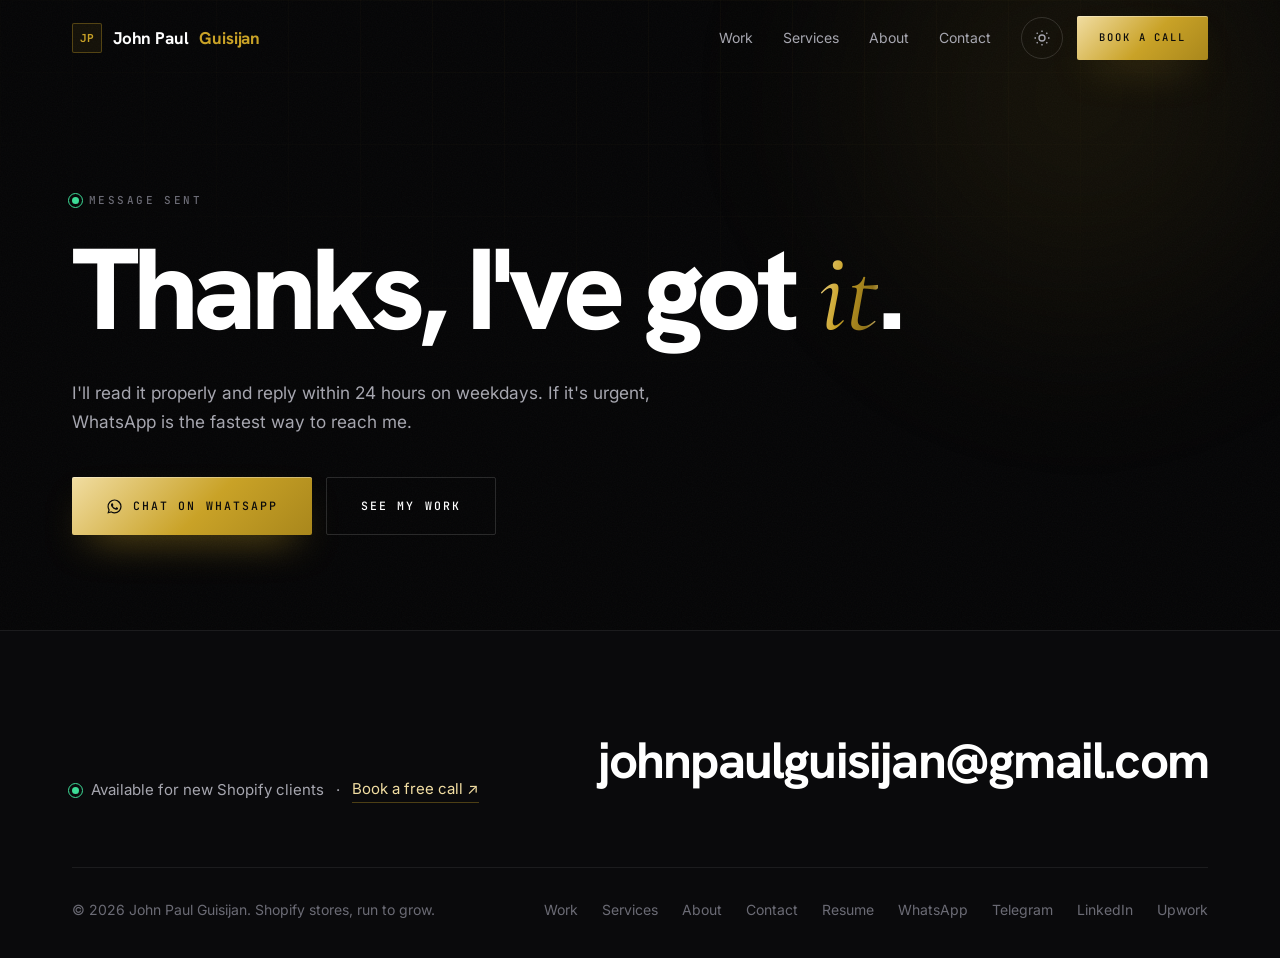
<file: contact/thanks/index.html>
<!DOCTYPE html>
<html lang="en" data-theme="dark">
<head>
<meta charset="utf-8">
<meta name="viewport" content="width=device-width, initial-scale=1, viewport-fit=cover">
<title>Message sent — John Paul Guisijan</title>
<meta name="description" content="Thanks for your message. I will reply within 24 hours on weekdays.">
<meta name="theme-color" content="#050506">
<link rel="canonical" href="https://johnpaulguisijan-png.github.io/contact/thanks/">
<meta name="author" content="John Paul Guisijan">
<script>(function(){var t='dark';try{t=localStorage.getItem('theme')||'dark'}catch(e){}document.documentElement.setAttribute('data-theme',t);if(t==='light')document.querySelector('meta[name=theme-color]').setAttribute('content','#F5F3EE')})()</script>
<link rel="icon" href="../../favicon.svg" type="image/svg+xml">
<link rel="icon" href="../../favicon-32.png" type="image/png" sizes="32x32">
<link rel="apple-touch-icon" href="../../apple-touch-icon.png">
<meta property="og:type" content="website">
<meta property="og:site_name" content="John Paul Guisijan">
<meta property="og:url" content="https://johnpaulguisijan-png.github.io/contact/thanks/">
<meta property="og:title" content="Message sent — John Paul Guisijan">
<meta property="og:description" content="Thanks for your message. I will reply within 24 hours on weekdays.">
<meta property="og:image" content="https://johnpaulguisijan-png.github.io/og-image.jpg">
<meta property="og:image:width" content="1200">
<meta property="og:image:height" content="630">
<meta name="twitter:card" content="summary_large_image">
<meta name="twitter:image" content="https://johnpaulguisijan-png.github.io/og-image.jpg">
<link rel="preconnect" href="https://fonts.googleapis.com">
<link rel="preconnect" href="https://fonts.gstatic.com" crossorigin>
<link rel="stylesheet" href="https://fonts.googleapis.com/css2?family=Hanken+Grotesk:wght@500;600;700;800&family=Inter:wght@400;500&family=Cormorant+Garamond:ital,wght@1,400&family=JetBrains+Mono:wght@400;500&display=swap">
<link rel="stylesheet" href="../../assets/site.css">
<meta name="robots" content="noindex">
</head>
<body>
<div class="prog" id="prog" aria-hidden="true"></div>
<div class="atmos" aria-hidden="true"></div>
<div class="halo halo--a" aria-hidden="true"></div>

<header class="nav" id="nav">
  <div class="wrap nav__in">
    <a href="../../" class="logo" aria-label="John Paul Guisijan, home"><span class="logo__mark">JP</span>John Paul <span class="logo__last">Guisijan</span></a>
    <div class="nav__right">
      <nav class="nav__links" aria-label="Main">
        <a href="../../work/">Work</a>
        <a href="../../services/">Services</a>
        <a href="../../about/">About</a>
        <a href="../../contact/">Contact</a>
      </nav>
      <div class="nav__tools">
        <button class="theme-btn" type="button" data-theme-toggle aria-label="Switch between light and dark theme"><svg class="i-sun" viewBox="0 0 24 24" fill="none" stroke="currentColor" stroke-width="1.8"><circle cx="12" cy="12" r="4"/><path d="M12 2v2M12 20v2M4.9 4.9l1.4 1.4M17.7 17.7l1.4 1.4M2 12h2M20 12h2M4.9 19.1l1.4-1.4M17.7 6.3l1.4-1.4"/></svg><svg class="i-moon" viewBox="0 0 24 24" fill="none" stroke="currentColor" stroke-width="1.8"><path d="M21 12.8A9 9 0 1 1 11.2 3a7 7 0 0 0 9.8 9.8Z"/></svg></button>
        <a href="https://calendly.com/johnpaulguisijan/30min" target="_blank" rel="noopener" class="btn btn--gold btn--sm nav__cta">Book a call</a>
        <button class="burger" id="burger" type="button" aria-label="Open menu" aria-expanded="false" aria-controls="drawer"><span></span><span></span><span></span></button>
      </div>
    </div>
  </div>
</header>
<div class="drawer" id="drawer">
  <a class="drawer__link" href="../../">Home <small>00</small></a>
  <a class="drawer__link" href="../../work/">Work <small>01</small></a>
  <a class="drawer__link" href="../../services/">Services <small>02</small></a>
  <a class="drawer__link" href="../../about/">About <small>03</small></a>
  <a class="drawer__link" href="../../contact/">Contact <small>04</small></a>
  <a href="https://calendly.com/johnpaulguisijan/30min" target="_blank" rel="noopener" class="btn btn--gold">Book a free call</a>
</div>

<main>
<section class="phead" style="min-height:70svh">
  <div class="wrap">
    <span class="eyebrow rv"><span class="dot-live" style="display:inline-block;margin-right:10px"></span><b>Message sent</b></span>
    <h1 class="mega rv">Thanks, I've got <span class="serif gold-text">it</span>.</h1>
    <p class="lead rv">I'll read it properly and reply within 24 hours on weekdays. If it's urgent, WhatsApp is the fastest way to reach me.</p>
    <div class="cta__row rv" style="justify-content:flex-start;margin-top:40px">
      <a href="https://wa.me/639627294885?text=Hi%20John%20Paul%20—%20I%27d%20like%20to%20talk%20about%20my%20Shopify%20store." target="_blank" rel="noopener" class="btn btn--gold"><svg width="17" height="17" viewBox="0 0 24 24" fill="currentColor"><path d="M12.04 2A9.9 9.9 0 0 0 2.1 11.9c0 1.75.46 3.46 1.34 4.97L2 22l5.28-1.38a9.9 9.9 0 0 0 4.76 1.21h.01A9.9 9.9 0 0 0 22 11.94 9.9 9.9 0 0 0 12.04 2Zm0 18.14a8.2 8.2 0 0 1-4.19-1.15l-.3-.18-3.13.82.84-3.05-.2-.31a8.2 8.2 0 1 1 6.98 3.87Zm4.5-6.14c-.25-.13-1.46-.72-1.68-.8-.23-.08-.39-.12-.56.13-.16.24-.64.79-.78.96-.15.16-.29.18-.53.06-.25-.13-1.04-.39-1.99-1.23-.73-.66-1.23-1.46-1.38-1.71-.14-.25-.01-.38.11-.5.11-.11.25-.29.37-.44.12-.15.16-.25.25-.41.08-.17.04-.31-.02-.44-.06-.12-.56-1.34-.76-1.84-.2-.48-.41-.42-.56-.43h-.48c-.16 0-.43.06-.65.31-.23.25-.86.84-.86 2.05s.88 2.38 1 2.54c.13.17 1.74 2.65 4.21 3.72.59.25 1.05.4 1.4.52.59.19 1.13.16 1.55.1.47-.07 1.46-.6 1.66-1.18.21-.58.21-1.07.15-1.18-.06-.11-.23-.17-.48-.29Z"/></svg> Chat on WhatsApp</a>
      <a href="../../work/" class="btn btn--ghost">See my work</a>
    </div>
  </div>
</section>
</main>

<footer class="foot">
  <div class="wrap">
    <div class="foot__top">
      <div>
        <p class="foot__avail"><span class="dot-live"></span> Available for new Shopify clients <span aria-hidden="true">·</span> <a href="https://calendly.com/johnpaulguisijan/30min" target="_blank" rel="noopener">Book a free call ↗</a></p>
      </div>
      <a href="mailto:johnpaulguisijan@gmail.com" class="foot__mail">johnpaulguisijan@gmail.com</a>
    </div>
    <div class="foot__bot">
      <span>© <span data-year>2026</span> John Paul Guisijan. Shopify stores, run to grow.</span>
      <div class="foot__links">
        <a href="../../work/">Work</a><a href="../../services/">Services</a><a href="../../about/">About</a><a href="../../contact/">Contact</a><a href="../../resume.html">Resume</a>
        <a href="https://wa.me/639627294885?text=Hi%20John%20Paul%20—%20I%27d%20like%20to%20talk%20about%20my%20Shopify%20store." target="_blank" rel="noopener">WhatsApp</a><a href="https://t.me/johnpaulguisijan" target="_blank" rel="noopener">Telegram</a><a href="https://linkedin.com/in/john-paul-guisijan-5855781b5" target="_blank" rel="noopener">LinkedIn</a><a href="https://www.upwork.com/services/product/development-it-any-shopify-theme-bug-liquid-error-or-layout-issue-fixed-in-24-hours-2101302125606758131" target="_blank" rel="noopener">Upwork</a>
      </div>
    </div>
  </div>
</footer>
<script src="../../assets/site.js" defer></script>
</body>
</html>
</file>
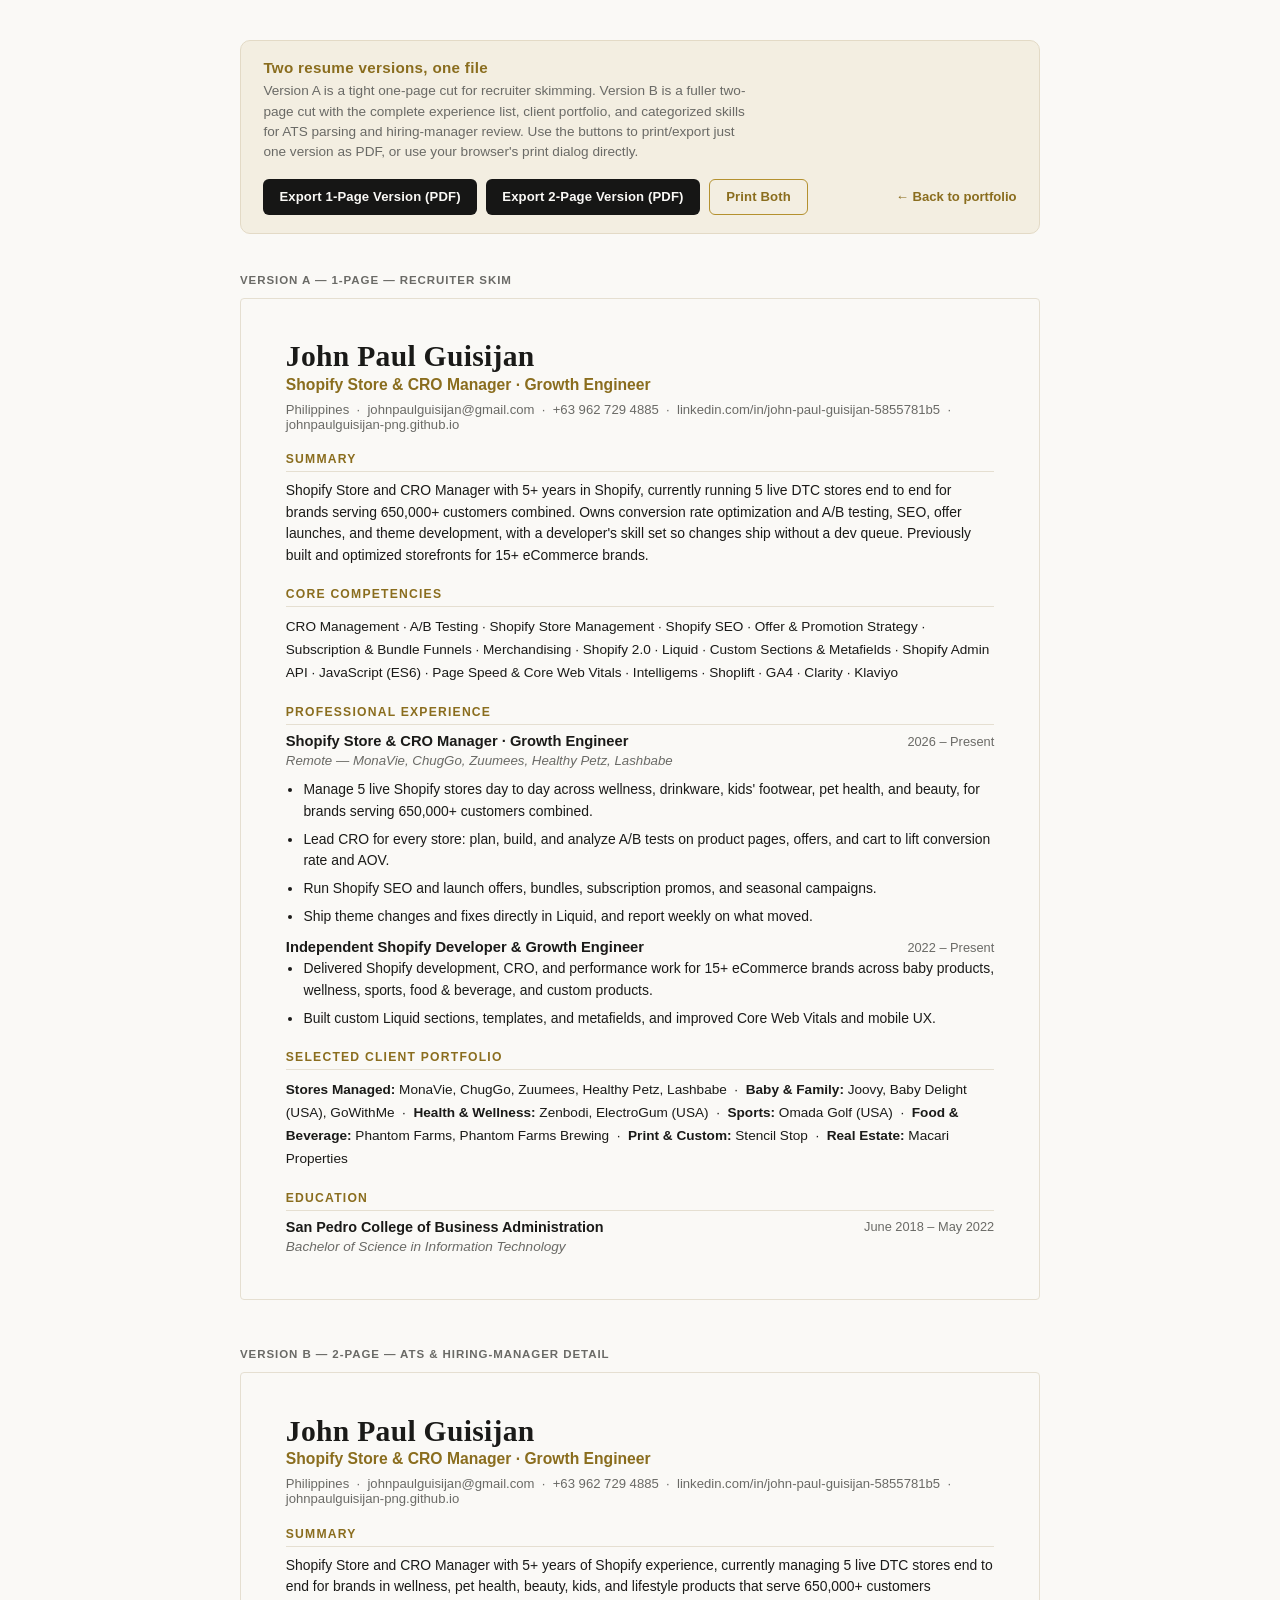
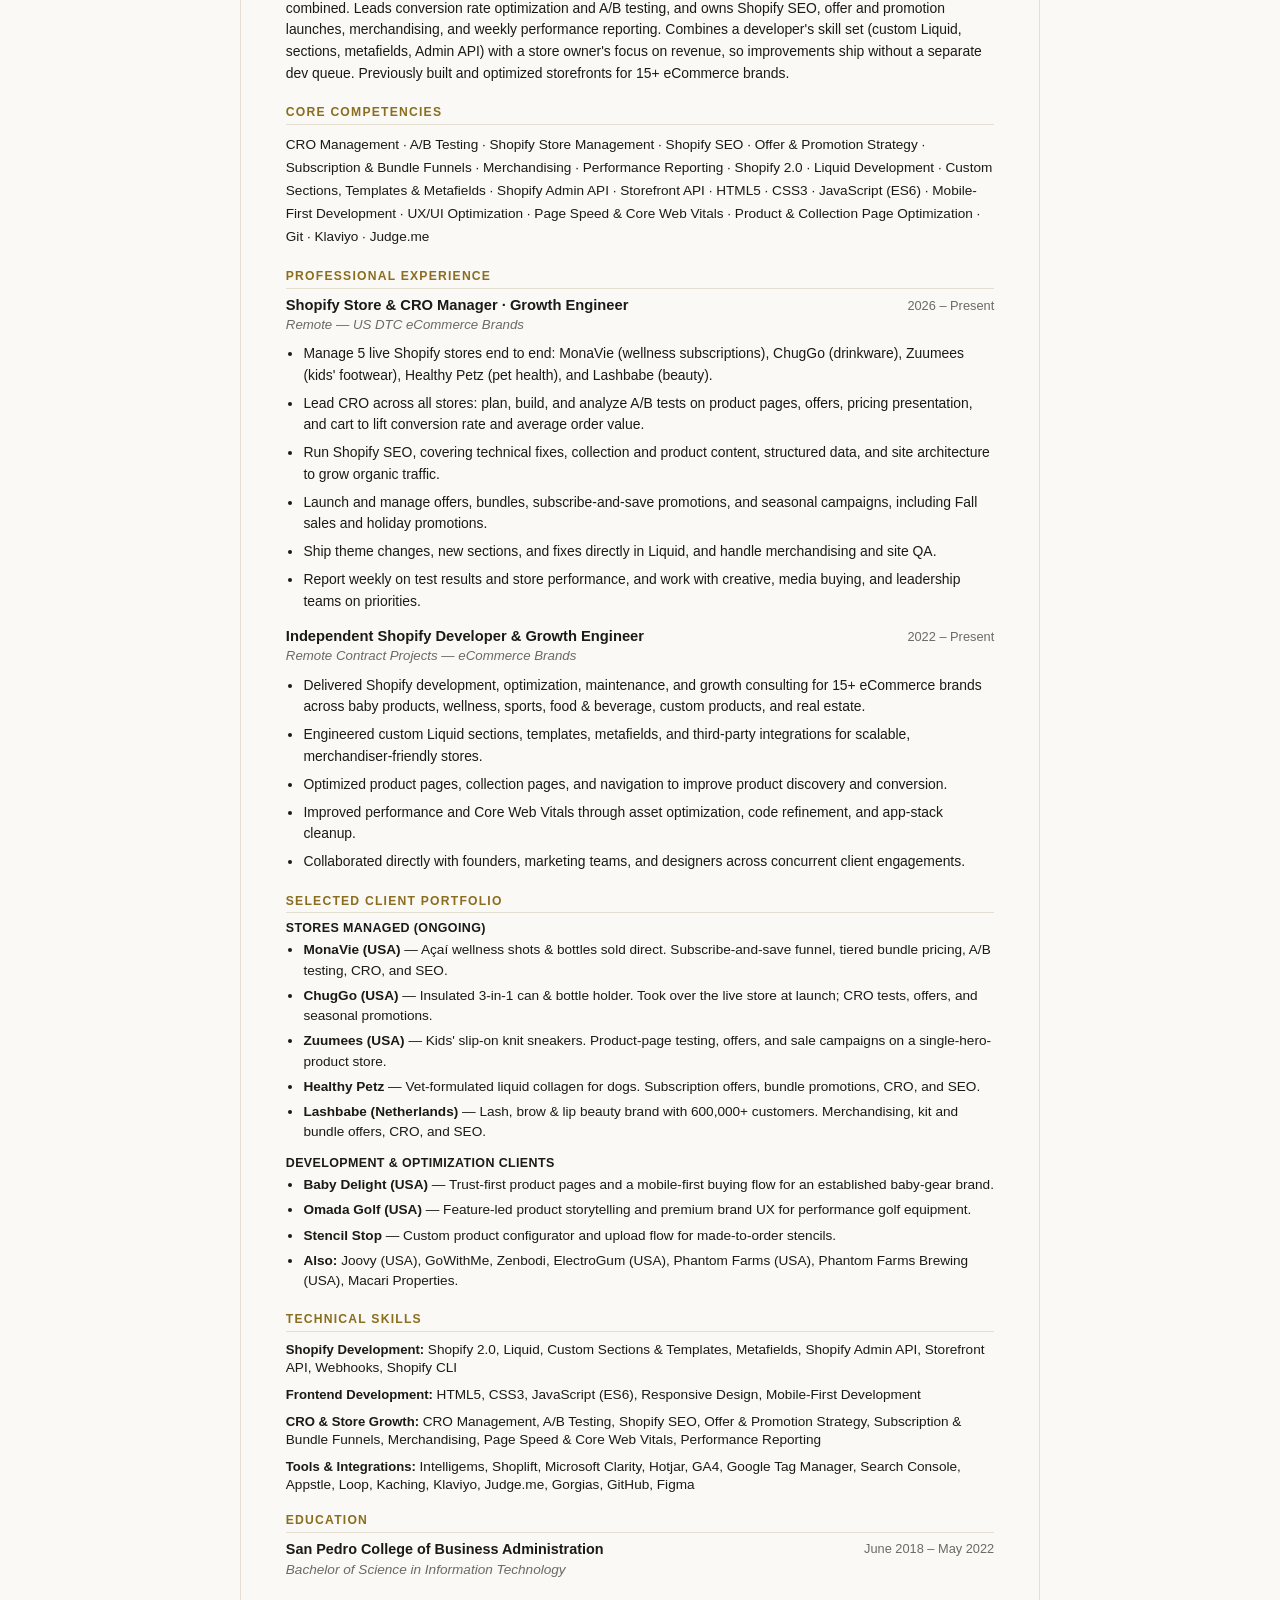
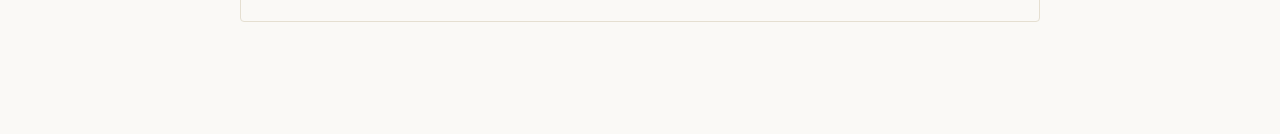
<file: resume.html>
<!doctype html>
<html lang="en">
<head>
<meta charset="utf-8">
<title>John Paul Guisijan — Resume · Shopify Store &amp; CRO Manager</title>
<meta name="viewport" content="width=device-width, initial-scale=1">
<meta name="description" content="Resume of John Paul Guisijan, Shopify Store & CRO Manager with 5+ years in Shopify, currently managing 5 live DTC stores: CRO, A/B testing, SEO, and development.">
<link rel="canonical" href="https://johnpaulguisijan-png.github.io/resume.html">
<meta property="og:title" content="John Paul Guisijan — Resume">
<meta property="og:image" content="https://johnpaulguisijan-png.github.io/og-image.jpg">

<link rel="icon" href="favicon.svg" type="image/svg+xml">
<link rel="icon" href="favicon-32.png" type="image/png" sizes="32x32">
<link rel="alternate icon" href="favicon.ico" sizes="any">
<link rel="apple-touch-icon" href="apple-touch-icon.png">
<style>
  :root{
    /* Brand-matched to the portfolio (black · gold · white) but kept LIGHT so it
       prints cleanly. Deep gold/bronze is used for headings — the bright portfolio
       gold is too pale to read as text on a light page. */
    --paper:#FAF9F6;
    --ink:#1A1A18;
    --accent:#8A6D1E;
    --accent-2:#B4912F;
    --muted:#6A6A66;
    --rule:#E5DFD1;
    --banner-bg:#F3EEE1;
    --banner-border:#E3DAC6;
    --btn-bg:#161615;
    --btn-ink:#FAF9F6;
  }
  *{box-sizing:border-box;}
  body{
    background:var(--paper);
    color:var(--ink);
    font-family:-apple-system,"Segoe UI","Helvetica Neue",Arial,sans-serif;
    margin:0;
    padding:2.5rem 1rem 5rem;
    -webkit-font-smoothing:antialiased;
  }
  .serif{font-family:Georgia,"Iowan Old Style","Palatino Linotype",serif;}

  .toolbar{
    max-width:800px;
    margin:0 auto 2.5rem;
    background:var(--banner-bg);
    border:1px solid var(--banner-border);
    border-radius:10px;
    padding:1.1rem 1.4rem;
  }
  .toolbar h2{margin:0 0 .35rem;font-size:.95rem;letter-spacing:.02em;color:var(--accent);}
  .toolbar p{margin:0 0 1rem;font-size:.85rem;color:var(--muted);line-height:1.5;max-width:64ch;}
  .toolbar .buttons{display:flex;flex-wrap:wrap;gap:.6rem;}
  .toolbar button{
    font:inherit;font-size:.82rem;font-weight:600;letter-spacing:.01em;
    background:var(--btn-bg);color:var(--btn-ink);border:none;border-radius:6px;
    padding:.6rem 1rem;cursor:pointer;
  }
  .toolbar button.secondary{background:transparent;color:var(--accent);border:1px solid var(--accent-2);}
  .toolbar button:focus-visible{outline:2px solid var(--accent);outline-offset:2px;}
  .toolbar .backlink{margin-left:auto;align-self:center;font-size:.82rem;font-weight:600;color:var(--accent);text-decoration:none;}
  .toolbar .backlink:hover{text-decoration:underline;}

  .page-label{
    max-width:800px;margin:0 auto .75rem;font-size:.72rem;font-weight:700;
    letter-spacing:.08em;text-transform:uppercase;color:var(--muted);
  }

  .page{
    max-width:800px;margin:0 auto 2rem;background:var(--paper);
    border:1px solid var(--rule);border-radius:4px;padding:2.6rem 2.8rem;
  }
  .page + .page-label{margin-top:3rem;}

  header.id{margin-bottom:1.1rem;}
  header.id h1{margin:0 0 .15rem;font-size:1.85rem;font-weight:700;letter-spacing:.01em;color:var(--ink);}
  .role-title{margin:0 0 .5rem;font-size:.98rem;font-weight:600;color:var(--accent);}
  .contact-line{margin:0;font-size:.82rem;color:var(--muted);}
  .contact-line a{color:inherit;text-decoration:none;}
  .contact-line a:hover{text-decoration:underline;}

  section{margin-top:1.3rem;}
  section h2{
    font-size:.76rem;font-weight:700;letter-spacing:.1em;text-transform:uppercase;
    color:var(--accent);margin:0 0 .5rem;padding-bottom:.3rem;border-bottom:1px solid var(--rule);
  }
  section p{margin:0 0 .5rem;font-size:.87rem;line-height:1.55;}
  section p:last-child{margin-bottom:0;}

  .keywords{font-size:.85rem;line-height:1.7;color:var(--ink);}

  .job-head{display:flex;justify-content:space-between;align-items:baseline;gap:1rem;flex-wrap:wrap;}
  .job-head .role{font-weight:700;font-size:.92rem;}
  .job-head .dates{font-size:.8rem;color:var(--muted);white-space:nowrap;}
  .job-sub{font-size:.83rem;font-style:italic;color:var(--muted);margin:.1rem 0 .5rem;}

  ul.bullets{margin:.2rem 0 0;padding-left:1.1rem;}
  ul.bullets li{font-size:.87rem;line-height:1.55;margin-bottom:.4rem;}
  ul.bullets li:last-child{margin-bottom:0;}

  .industry{margin-bottom:.85rem;}
  .industry:last-child{margin-bottom:0;}
  .industry h3{margin:0 0 .3rem;font-size:.78rem;font-weight:700;letter-spacing:.03em;text-transform:uppercase;color:var(--ink);}
  .industry ul{margin:0;padding-left:1.1rem;}
  .industry li{font-size:.85rem;line-height:1.5;margin-bottom:.3rem;}
  .industry li:last-child{margin-bottom:0;}
  .industry li b{font-weight:700;}

  .skill-group{margin-bottom:.55rem;}
  .skill-group:last-child{margin-bottom:0;}
  .skill-group .label{font-weight:700;font-size:.82rem;}
  .skill-group .items{font-size:.85rem;color:var(--ink);}

  .edu-row{display:flex;justify-content:space-between;gap:1rem;flex-wrap:wrap;}
  .edu-row .school{font-weight:700;font-size:.9rem;}
  .edu-row .dates{font-size:.8rem;color:var(--muted);white-space:nowrap;}
  .degree{font-size:.85rem;font-style:italic;color:var(--muted);margin-top:.1rem;}

  .compact-clients{font-size:.85rem;line-height:1.7;}
  .compact-clients b{color:var(--ink);}

  @media print{
    .no-print{display:none !important;}
    body{padding:0;background:#fff;color:#111;}
    .page{max-width:none;border:none;border-radius:0;margin:0;padding:.35in .1in;background:#fff;}
    .page-label{display:none;}
    section h2{color:#8A6D1E;border-bottom-color:#D8CFB8;}
    .role-title{color:#8A6D1E;}
    .page-1{page-break-after:always;padding-top:0;padding-bottom:0;}
    body.print-1 .page-2{display:none;}
    body.print-2 .page-1{display:none;}
  }
  @page{margin:.5in;}
</style>
</head>
<body>

<div class="toolbar no-print">
  <h2>Two resume versions, one file</h2>
  <p>
    Version A is a tight one-page cut for recruiter skimming. Version B is a fuller
    two-page cut with the complete experience list, client portfolio, and categorized
    skills for ATS parsing and hiring-manager review. Use the buttons to print/export
    just one version as PDF, or use your browser's print dialog directly.
  </p>
  <div class="buttons">
    <button onclick="printOnly('1')">Export 1-Page Version (PDF)</button>
    <button onclick="printOnly('2')">Export 2-Page Version (PDF)</button>
    <button class="secondary" onclick="window.print()">Print Both</button>
    <a class="backlink" href="index.html">&larr; Back to portfolio</a>
  </div>
</div>

<div class="page-label no-print">Version A — 1-Page — Recruiter Skim</div>
<div class="page page-1">
  <header class="id">
    <h1 class="serif">John Paul Guisijan</h1>
    <p class="role-title">Shopify Store &amp; CRO Manager · Growth Engineer</p>
    <p class="contact-line">
      Philippines &nbsp;·&nbsp;
      <a href="mailto:johnpaulguisijan@gmail.com">johnpaulguisijan@gmail.com</a> &nbsp;·&nbsp;
      +63 962 729 4885 &nbsp;·&nbsp;
      <a href="https://linkedin.com/in/john-paul-guisijan-5855781b5">linkedin.com/in/john-paul-guisijan-5855781b5</a> &nbsp;·&nbsp;
      <a href="https://johnpaulguisijan-png.github.io">johnpaulguisijan-png.github.io</a>
    </p>
  </header>

  <section>
    <h2>Summary</h2>
    <p>Shopify Store and CRO Manager with 5+ years in Shopify, currently running 5 live DTC stores end to end for brands serving 650,000+ customers combined. Owns conversion rate optimization and A/B testing, SEO, offer launches, and theme development, with a developer's skill set so changes ship without a dev queue. Previously built and optimized storefronts for 15+ eCommerce brands.</p>
  </section>

  <section>
    <h2>Core Competencies</h2>
    <p class="keywords">CRO Management · A/B Testing · Shopify Store Management · Shopify SEO · Offer &amp; Promotion Strategy · Subscription &amp; Bundle Funnels · Merchandising · Shopify 2.0 · Liquid · Custom Sections &amp; Metafields · Shopify Admin API · JavaScript (ES6) · Page Speed &amp; Core Web Vitals · Intelligems · Shoplift · GA4 · Clarity · Klaviyo</p>
  </section>

  <section>
    <h2>Professional Experience</h2>
    <div class="job-head">
      <span class="role">Shopify Store &amp; CRO Manager · Growth Engineer</span>
      <span class="dates">2026 – Present</span>
    </div>
    <p class="job-sub">Remote — MonaVie, ChugGo, Zuumees, Healthy Petz, Lashbabe</p>
    <ul class="bullets">
      <li>Manage 5 live Shopify stores day to day across wellness, drinkware, kids' footwear, pet health, and beauty, for brands serving 650,000+ customers combined.</li>
      <li>Lead CRO for every store: plan, build, and analyze A/B tests on product pages, offers, and cart to lift conversion rate and AOV.</li>
      <li>Run Shopify SEO and launch offers, bundles, subscription promos, and seasonal campaigns.</li>
      <li>Ship theme changes and fixes directly in Liquid, and report weekly on what moved.</li>
    </ul>

    <div class="job-head" style="margin-top:.7rem">
      <span class="role">Independent Shopify Developer &amp; Growth Engineer</span>
      <span class="dates">2022 – Present</span>
    </div>
    <ul class="bullets">
      <li>Delivered Shopify development, CRO, and performance work for 15+ eCommerce brands across baby products, wellness, sports, food &amp; beverage, and custom products.</li>
      <li>Built custom Liquid sections, templates, and metafields, and improved Core Web Vitals and mobile UX.</li>
    </ul>
  </section>

  <section>
    <h2>Selected Client Portfolio</h2>
    <p class="compact-clients">
      <b>Stores Managed:</b> MonaVie, ChugGo, Zuumees, Healthy Petz, Lashbabe &nbsp;·&nbsp;
      <b>Baby &amp; Family:</b> Joovy, Baby Delight (USA), GoWithMe &nbsp;·&nbsp;
      <b>Health &amp; Wellness:</b> Zenbodi, ElectroGum (USA) &nbsp;·&nbsp;
      <b>Sports:</b> Omada Golf (USA) &nbsp;·&nbsp;
      <b>Food &amp; Beverage:</b> Phantom Farms, Phantom Farms Brewing &nbsp;·&nbsp;
      <b>Print &amp; Custom:</b> Stencil Stop &nbsp;·&nbsp;
      <b>Real Estate:</b> Macari Properties
    </p>
  </section>

  <section>
    <h2>Education</h2>
    <div class="edu-row">
      <span class="school">San Pedro College of Business Administration</span>
      <span class="dates">June 2018 – May 2022</span>
    </div>
    <p class="degree">Bachelor of Science in Information Technology</p>
  </section>
</div>

<div class="page-label no-print">Version B — 2-Page — ATS &amp; Hiring-Manager Detail</div>
<div class="page page-2">
  <header class="id">
    <h1 class="serif">John Paul Guisijan</h1>
    <p class="role-title">Shopify Store &amp; CRO Manager · Growth Engineer</p>
    <p class="contact-line">
      Philippines &nbsp;·&nbsp;
      <a href="mailto:johnpaulguisijan@gmail.com">johnpaulguisijan@gmail.com</a> &nbsp;·&nbsp;
      +63 962 729 4885 &nbsp;·&nbsp;
      <a href="https://linkedin.com/in/john-paul-guisijan-5855781b5">linkedin.com/in/john-paul-guisijan-5855781b5</a> &nbsp;·&nbsp;
      <a href="https://johnpaulguisijan-png.github.io">johnpaulguisijan-png.github.io</a>
    </p>
  </header>

  <section>
    <h2>Summary</h2>
    <p>Shopify Store and CRO Manager with 5+ years of Shopify experience, currently managing 5 live DTC stores end to end for brands in wellness, pet health, beauty, kids, and lifestyle products that serve 650,000+ customers combined. Leads conversion rate optimization and A/B testing, and owns Shopify SEO, offer and promotion launches, merchandising, and weekly performance reporting. Combines a developer's skill set (custom Liquid, sections, metafields, Admin API) with a store owner's focus on revenue, so improvements ship without a separate dev queue. Previously built and optimized storefronts for 15+ eCommerce brands.</p>
  </section>

  <section>
    <h2>Core Competencies</h2>
    <p class="keywords">CRO Management · A/B Testing · Shopify Store Management · Shopify SEO · Offer &amp; Promotion Strategy · Subscription &amp; Bundle Funnels · Merchandising · Performance Reporting · Shopify 2.0 · Liquid Development · Custom Sections, Templates &amp; Metafields · Shopify Admin API · Storefront API · HTML5 · CSS3 · JavaScript (ES6) · Mobile-First Development · UX/UI Optimization · Page Speed &amp; Core Web Vitals · Product &amp; Collection Page Optimization · Git · Klaviyo · Judge.me</p>
  </section>

  <section>
    <h2>Professional Experience</h2>
    <div class="job-head">
      <span class="role">Shopify Store &amp; CRO Manager · Growth Engineer</span>
      <span class="dates">2026 – Present</span>
    </div>
    <p class="job-sub">Remote — US DTC eCommerce Brands</p>
    <ul class="bullets">
      <li>Manage 5 live Shopify stores end to end: MonaVie (wellness subscriptions), ChugGo (drinkware), Zuumees (kids' footwear), Healthy Petz (pet health), and Lashbabe (beauty).</li>
      <li>Lead CRO across all stores: plan, build, and analyze A/B tests on product pages, offers, pricing presentation, and cart to lift conversion rate and average order value.</li>
      <li>Run Shopify SEO, covering technical fixes, collection and product content, structured data, and site architecture to grow organic traffic.</li>
      <li>Launch and manage offers, bundles, subscribe-and-save promotions, and seasonal campaigns, including Fall sales and holiday promotions.</li>
      <li>Ship theme changes, new sections, and fixes directly in Liquid, and handle merchandising and site QA.</li>
      <li>Report weekly on test results and store performance, and work with creative, media buying, and leadership teams on priorities.</li>
    </ul>

    <div class="job-head" style="margin-top:1rem">
      <span class="role">Independent Shopify Developer &amp; Growth Engineer</span>
      <span class="dates">2022 – Present</span>
    </div>
    <p class="job-sub">Remote Contract Projects — eCommerce Brands</p>
    <ul class="bullets">
      <li>Delivered Shopify development, optimization, maintenance, and growth consulting for 15+ eCommerce brands across baby products, wellness, sports, food &amp; beverage, custom products, and real estate.</li>
      <li>Engineered custom Liquid sections, templates, metafields, and third-party integrations for scalable, merchandiser-friendly stores.</li>
      <li>Optimized product pages, collection pages, and navigation to improve product discovery and conversion.</li>
      <li>Improved performance and Core Web Vitals through asset optimization, code refinement, and app-stack cleanup.</li>
      <li>Collaborated directly with founders, marketing teams, and designers across concurrent client engagements.</li>
    </ul>
  </section>

  <section>
    <h2>Selected Client Portfolio</h2>

    <div class="industry">
      <h3>Stores Managed (Ongoing)</h3>
      <ul>
        <li><b>MonaVie (USA)</b> — Açaí wellness shots &amp; bottles sold direct. Subscribe-and-save funnel, tiered bundle pricing, A/B testing, CRO, and SEO.</li>
        <li><b>ChugGo (USA)</b> — Insulated 3-in-1 can &amp; bottle holder. Took over the live store at launch; CRO tests, offers, and seasonal promotions.</li>
        <li><b>Zuumees (USA)</b> — Kids' slip-on knit sneakers. Product-page testing, offers, and sale campaigns on a single-hero-product store.</li>
        <li><b>Healthy Petz</b> — Vet-formulated liquid collagen for dogs. Subscription offers, bundle promotions, CRO, and SEO.</li>
        <li><b>Lashbabe (Netherlands)</b> — Lash, brow &amp; lip beauty brand with 600,000+ customers. Merchandising, kit and bundle offers, CRO, and SEO.</li>
      </ul>
    </div>

    <div class="industry">
      <h3>Development &amp; Optimization Clients</h3>
      <ul>
        <li><b>Baby Delight (USA)</b> — Trust-first product pages and a mobile-first buying flow for an established baby-gear brand.</li>
        <li><b>Omada Golf (USA)</b> — Feature-led product storytelling and premium brand UX for performance golf equipment.</li>
        <li><b>Stencil Stop</b> — Custom product configurator and upload flow for made-to-order stencils.</li>
        <li><b>Also:</b> Joovy (USA), GoWithMe, Zenbodi, ElectroGum (USA), Phantom Farms (USA), Phantom Farms Brewing (USA), Macari Properties.</li>
      </ul>
    </div>
  </section>

  <section>
    <h2>Technical Skills</h2>
    <div class="skill-group">
      <span class="label">Shopify Development: </span>
      <span class="items">Shopify 2.0, Liquid, Custom Sections &amp; Templates, Metafields, Shopify Admin API, Storefront API, Webhooks, Shopify CLI</span>
    </div>
    <div class="skill-group">
      <span class="label">Frontend Development: </span>
      <span class="items">HTML5, CSS3, JavaScript (ES6), Responsive Design, Mobile-First Development</span>
    </div>
    <div class="skill-group">
      <span class="label">CRO &amp; Store Growth: </span>
      <span class="items">CRO Management, A/B Testing, Shopify SEO, Offer &amp; Promotion Strategy, Subscription &amp; Bundle Funnels, Merchandising, Page Speed &amp; Core Web Vitals, Performance Reporting</span>
    </div>
    <div class="skill-group">
      <span class="label">Tools &amp; Integrations: </span>
      <span class="items">Intelligems, Shoplift, Microsoft Clarity, Hotjar, GA4, Google Tag Manager, Search Console, Appstle, Loop, Kaching, Klaviyo, Judge.me, Gorgias, GitHub, Figma</span>
    </div>
  </section>

  <section>
    <h2>Education</h2>
    <div class="edu-row">
      <span class="school">San Pedro College of Business Administration</span>
      <span class="dates">June 2018 – May 2022</span>
    </div>
    <p class="degree">Bachelor of Science in Information Technology</p>
  </section>
</div>

<script>
  function printOnly(which){
    document.body.classList.add('print-' + which);
    window.print();
  }
  window.addEventListener('afterprint', function(){
    document.body.classList.remove('print-1', 'print-2');
  });
</script>
</body>
</html>
</file>
<file: assets/site.css>
/* =========================================================================
   John Paul Guisijan — shared site styles (all pages)
   Themes: html[data-theme="dark"] (default) and html[data-theme="light"].
   ========================================================================= */

/* ============================ Reset ============================ */
*,*::before,*::after{box-sizing:border-box;margin:0;padding:0}
html{-webkit-text-size-adjust:100%;scroll-behavior:smooth}
img,svg,video{display:block;max-width:100%}
a{color:inherit;text-decoration:none}
button,input,select,textarea{font:inherit;color:inherit}
button{background:none;border:none;cursor:pointer}
ul{list-style:none}

/* ============================ Tokens ============================ */
:root{
  --f-display:"Hanken Grotesk",-apple-system,BlinkMacSystemFont,"Segoe UI",sans-serif;
  --f-body:"Inter",-apple-system,BlinkMacSystemFont,"Segoe UI",sans-serif;
  --f-serif:"Cormorant Garamond",Georgia,serif;
  --f-mono:"JetBrains Mono",ui-monospace,Consolas,monospace;

  --maxw:1240px;
  --gutter:clamp(20px,5vw,52px);
  --section:clamp(72px,8.5vw,128px);
  --r:2px;
  --ease:cubic-bezier(.2,.8,.2,1);

  /* Gold buttons look identical in both themes. */
  --btn-g1:#F1DDA2;--btn-g2:#C9A227;--btn-g3:#A9871C;--on-gold:#0A0A0B;
}
:root,[data-theme="dark"]{
  color-scheme:dark;
  --bg:#050506;--bg-2:#0A0A0C;--panel:#0D0D10;--panel-2:#121216;
  --line:rgba(255,255,255,.075);--line-2:rgba(255,255,255,.14);
  --gold:#C9A227;--gold-lt:#F1DDA2;--gold-dim:rgba(201,162,39,.35);--gold-ghost:rgba(201,162,39,.08);
  --ink:#FFFFFF;--ink-2:#A6A6AF;--ink-3:#6B6B75;
  --gt1:#F1DDA2;--gt2:#C9A227;--gt3:#8E7118;
  --nav-bg:rgba(5,5,6,.72);--drawer-bg:rgba(5,5,6,.97);
  --frame-bar:rgba(10,10,12,.86);--badge-bg:rgba(5,5,6,.72);--dot:rgba(255,255,255,.16);--url-bg:rgba(255,255,255,.04);
  --ph-bg:radial-gradient(circle at 50% 35%,#17171d,#0a0a0c 70%);
  --scrim:linear-gradient(180deg,transparent 55%,rgba(5,5,6,.55));
  --grid-line:rgba(201,162,39,.028);--halo:rgba(201,162,39,.10);
  --field:#0A0A0D;--shadow:0 40px 90px -50px rgba(201,162,39,.5);
  --ok:#3DDC97;
}
[data-theme="light"]{
  color-scheme:light;
  --bg:#F5F3EE;--bg-2:#EEEBE3;--panel:#FFFFFF;--panel-2:#FBFAF6;
  --line:rgba(24,20,8,.10);--line-2:rgba(24,20,8,.18);
  --gold:#A47E10;--gold-lt:#86680B;--gold-dim:rgba(164,126,16,.38);--gold-ghost:rgba(164,126,16,.08);
  --ink:#15140F;--ink-2:#4F4C44;--ink-3:#7F7B70;
  --gt1:#C59A1E;--gt2:#A47E10;--gt3:#6E5408;
  --nav-bg:rgba(245,243,238,.82);--drawer-bg:rgba(245,243,238,.98);
  --frame-bar:rgba(255,255,255,.94);--badge-bg:rgba(255,255,255,.88);--dot:rgba(0,0,0,.14);--url-bg:rgba(0,0,0,.045);
  --ph-bg:radial-gradient(circle at 50% 35%,#ffffff,#ebe7dd 70%);
  --scrim:linear-gradient(180deg,transparent 62%,rgba(20,18,10,.16));
  --grid-line:rgba(164,126,16,.06);--halo:rgba(201,162,39,.16);
  --field:#FFFFFF;--shadow:0 40px 90px -55px rgba(120,90,10,.45);
  --ok:#14A86B;
}

body{
  background:var(--bg);color:var(--ink);font-family:var(--f-body);font-size:16px;line-height:1.65;
  -webkit-font-smoothing:antialiased;overflow-x:hidden;
  transition:background-color .45s,color .45s;
}
::selection{background:var(--gold);color:var(--on-gold)}
:focus-visible{outline:2px solid var(--gold);outline-offset:3px}

/* ============================ Page transitions ============================ */
@view-transition{navigation:auto}
::view-transition-old(root){animation:vt-out .28s var(--ease) both}
::view-transition-new(root){animation:vt-in .5s var(--ease) both}
@keyframes vt-out{to{opacity:0;transform:translateY(-10px)}}
@keyframes vt-in{from{opacity:0;transform:translateY(16px)}}
.nav{view-transition-name:site-nav}
/* Fallback for browsers without cross-page view transitions. */
@supports not (view-transition-name:none){main{animation:vt-in .55s var(--ease) both}}

/* ============================ Atmosphere ============================ */
.atmos{position:fixed;inset:0;pointer-events:none;z-index:0}
.atmos::before{
  content:"";position:absolute;inset:0;
  background-image:linear-gradient(var(--grid-line) 1px,transparent 1px),linear-gradient(90deg,var(--grid-line) 1px,transparent 1px);
  background-size:72px 72px;
  mask-image:radial-gradient(ellipse 80% 60% at 50% 0%,#000 20%,transparent 75%);
  -webkit-mask-image:radial-gradient(ellipse 80% 60% at 50% 0%,#000 20%,transparent 75%);
}
.atmos::after{
  content:"";position:absolute;inset:0;opacity:.035;
  background-image:url("data:image/svg+xml;charset=utf-8,%3Csvg xmlns='http://www.w3.org/2000/svg' width='140' height='140'%3E%3Cfilter id='n'%3E%3CfeTurbulence type='fractalNoise' baseFrequency='.8' numOctaves='3'/%3E%3C/filter%3E%3Crect width='140' height='140' filter='url(%23n)'/%3E%3C/svg%3E");
}
.halo{position:fixed;width:60vw;height:60vw;max-width:760px;max-height:760px;border-radius:50%;
  background:radial-gradient(circle,var(--halo),transparent 62%);filter:blur(60px);pointer-events:none;z-index:0}
.halo--a{top:-22vw;right:-14vw}

/* ============================ Type ============================ */
.eyebrow{font-family:var(--f-mono);font-size:11px;font-weight:500;letter-spacing:.22em;text-transform:uppercase;color:var(--gold)}
.eyebrow b{font-weight:500;color:var(--ink-3)}
.display{font-family:var(--f-display);font-weight:800;font-size:clamp(44px,7vw,96px);line-height:1;letter-spacing:-.045em}
.mega{font-family:var(--f-display);font-weight:800;font-size:clamp(52px,9vw,128px);line-height:.95;letter-spacing:-.05em}
h2.sect{font-family:var(--f-display);font-weight:700;font-size:clamp(32px,4.2vw,56px);line-height:1.06;letter-spacing:-.035em}
h3{font-family:var(--f-display);font-weight:600;letter-spacing:-.015em}
.serif{font-family:var(--f-serif);font-style:italic;font-weight:400;letter-spacing:-.01em}
.gold-text{background:linear-gradient(100deg,var(--gt1) 0%,var(--gt2) 42%,var(--gt3) 78%,var(--gt1) 100%);
  -webkit-background-clip:text;background-clip:text;color:transparent}
.lead{font-size:clamp(16px,1.35vw,19px);line-height:1.7;color:var(--ink-2)}
.mono-note{font-family:var(--f-mono);font-size:11px;letter-spacing:.14em;text-transform:uppercase;color:var(--ink-3);line-height:2}

/* ============================ Layout ============================ */
.wrap{width:100%;max-width:var(--maxw);margin-inline:auto;padding-inline:var(--gutter)}
main{position:relative;z-index:1}
section{position:relative;z-index:1;padding-block:var(--section)}
.band{background:var(--bg-2);border-block:1px solid var(--line);transition:background-color .45s}
.sect-head{max-width:780px;margin-bottom:clamp(44px,5.5vw,72px)}
.sect-head .eyebrow{display:block;margin-bottom:18px}
.sect-head p{margin-top:20px}
.row-head{display:flex;justify-content:space-between;align-items:flex-end;gap:28px;flex-wrap:wrap;margin-bottom:clamp(40px,5vw,64px)}
.row-head .sect-head{margin-bottom:0}

/* Page header (inner pages) */
.phead{padding-top:calc(76px + clamp(64px,9vw,128px));padding-bottom:clamp(40px,5vw,72px)}
.phead .eyebrow{display:block;margin-bottom:26px}
.phead .lead{max-width:56ch;margin-top:30px}

/* ============================ Buttons ============================ */
.btn{display:inline-flex;align-items:center;justify-content:center;gap:10px;font-family:var(--f-mono);font-size:11.5px;font-weight:500;
  letter-spacing:.18em;text-transform:uppercase;padding:19px 34px;border-radius:var(--r);position:relative;overflow:hidden;white-space:nowrap;
  transition:transform .35s var(--ease),box-shadow .35s,color .3s,border-color .3s,background .3s}
.btn:active{transform:scale(.975)}
.btn--gold{background:linear-gradient(135deg,var(--btn-g1),var(--btn-g2) 55%,var(--btn-g3));color:var(--on-gold);
  box-shadow:0 1px 0 rgba(255,255,255,.35) inset,0 18px 40px -18px rgba(201,162,39,.65)}
.btn--gold:hover{transform:translateY(-2px);box-shadow:0 1px 0 rgba(255,255,255,.45) inset,0 26px 56px -18px rgba(201,162,39,.85)}
.btn--gold::after{content:"";position:absolute;inset:0;transform:translateX(-120%) skewX(-18deg);
  background:linear-gradient(90deg,transparent,rgba(255,255,255,.55),transparent);transition:transform .8s var(--ease)}
.btn--gold:hover::after{transform:translateX(120%) skewX(-18deg)}
.btn--ghost{border:1px solid var(--line-2);color:var(--ink)}
.btn--ghost:hover{border-color:var(--gold);color:var(--gold-lt);background:var(--gold-ghost);transform:translateY(-2px)}
.btn--block{width:100%}
.btn--sm{padding:13px 22px;font-size:10.5px}
.btn .ico{width:15px;height:15px;transition:transform .35s}
.btn:hover .ico{transform:translateX(4px)}
.link-gold{display:inline-flex;align-items:center;gap:9px;font-family:var(--f-mono);font-size:11px;letter-spacing:.16em;text-transform:uppercase;
  color:var(--gold);border-bottom:1px solid var(--gold-dim);padding-bottom:5px;transition:gap .3s,color .3s,border-color .3s}
.link-gold:hover{gap:14px;color:var(--gold-lt);border-color:var(--gold)}
.link-gold svg{width:13px;height:13px}

/* ============================ Nav ============================ */
.nav{position:fixed;inset:0 0 auto;z-index:60;border-bottom:1px solid transparent;transition:background .4s,border-color .4s}
.nav.is-stuck,.nav.is-open{background:var(--nav-bg);backdrop-filter:blur(18px) saturate(140%);-webkit-backdrop-filter:blur(18px) saturate(140%);border-bottom-color:var(--line)}
.nav__in{display:flex;align-items:center;justify-content:space-between;height:76px;gap:24px;transition:height .4s}
.nav.is-stuck .nav__in{height:66px}
.logo{font-family:var(--f-display);font-weight:700;font-size:17px;letter-spacing:-.01em;display:flex;align-items:center;gap:11px}
.logo__mark{width:30px;height:30px;flex:none;display:grid;place-items:center;border:1px solid var(--gold-dim);border-radius:var(--r);
  font-family:var(--f-mono);font-size:11px;color:var(--gold);letter-spacing:0;background:var(--gold-ghost)}
.logo__last{color:var(--gold)}
.nav__right{display:flex;align-items:center;gap:30px}
.nav__links{display:flex;align-items:center;gap:30px}
.nav__links a{font-size:14px;color:var(--ink-2);position:relative;padding-block:6px;transition:color .3s}
.nav__links a::after{content:"";position:absolute;left:0;right:0;bottom:-2px;height:2px;background:var(--gold);transform:scaleX(0);transform-origin:left;transition:transform .4s var(--ease)}
.nav__links a:hover{color:var(--ink)}
.nav__links a:hover::after{transform:scaleX(1)}
.nav__links a[aria-current="page"]{color:var(--ink);font-weight:500}
.nav__links a[aria-current="page"]::after{transform:scaleX(1)}
.nav__tools{display:flex;align-items:center;gap:14px}
.theme-btn{width:42px;height:42px;display:grid;place-items:center;border-radius:50%;border:1px solid var(--line-2);color:var(--ink-2);
  transition:color .3s,border-color .3s,transform .5s var(--ease),background .3s}
.theme-btn:hover{color:var(--gold-lt);border-color:var(--gold);background:var(--gold-ghost)}
.theme-btn svg{width:18px;height:18px}
.theme-btn .i-moon{display:none}
[data-theme="light"] .theme-btn .i-sun{display:none}
[data-theme="light"] .theme-btn .i-moon{display:block}
.theme-btn.spin{transform:rotate(180deg)}
.burger{display:none;width:42px;height:42px;flex-direction:column;align-items:center;justify-content:center;gap:5px;border:1px solid var(--line-2);border-radius:50%}
.burger span{display:block;width:16px;height:1.5px;border-radius:2px;background:var(--ink);transition:transform .3s,opacity .3s}
.nav.is-open .burger span:nth-child(1){transform:translateY(6.5px) rotate(45deg)}
.nav.is-open .burger span:nth-child(2){opacity:0}
.nav.is-open .burger span:nth-child(3){transform:translateY(-6.5px) rotate(-45deg)}
.drawer{position:fixed;inset:0;z-index:55;background:var(--drawer-bg);backdrop-filter:blur(20px);display:flex;flex-direction:column;justify-content:center;
  padding:90px var(--gutter) 40px;opacity:0;visibility:hidden;transition:opacity .4s,visibility .4s}
.drawer.is-open{opacity:1;visibility:visible}
.drawer__link{font-family:var(--f-display);font-weight:700;font-size:clamp(34px,9vw,48px);letter-spacing:-.035em;padding:10px 0;border-bottom:1px solid var(--line);
  display:flex;justify-content:space-between;align-items:baseline;transform:translateY(14px);opacity:0;transition:transform .5s var(--ease),opacity .5s,color .3s}
.drawer__link small{font-family:var(--f-mono);font-size:11px;font-weight:400;letter-spacing:.16em;color:var(--ink-3)}
.drawer__link[aria-current="page"]{color:var(--gold)}
.drawer.is-open .drawer__link{transform:none;opacity:1}
.drawer__link:nth-child(2){transition-delay:.05s}.drawer__link:nth-child(3){transition-delay:.1s}
.drawer__link:nth-child(4){transition-delay:.15s}.drawer__link:nth-child(5){transition-delay:.2s}
.drawer .btn{margin-top:30px}
.prog{position:fixed;top:0;left:0;height:2px;width:0;z-index:65;background:linear-gradient(90deg,#8E7118,var(--gold),var(--gold-lt));box-shadow:0 0 12px rgba(201,162,39,.5)}

/* ============================ Hero (home) ============================ */
.hero{padding-top:calc(76px + clamp(48px,7vw,100px));padding-bottom:clamp(48px,6vw,80px);min-height:94svh;display:flex;align-items:center}
.pill{display:inline-flex;align-items:center;gap:10px;padding:8px 16px 8px 12px;border:1px solid var(--gold-dim);border-radius:100px;background:var(--gold-ghost);margin-bottom:34px}
.dot-live{width:7px;height:7px;border-radius:50%;background:var(--ok);position:relative;flex:none}
.dot-live::after{content:"";position:absolute;inset:-4px;border-radius:50%;border:1px solid var(--ok);animation:ping 2.4s ease-out infinite}
@keyframes ping{0%{transform:scale(.6);opacity:.9}100%{transform:scale(1.9);opacity:0}}
.hero__grid{display:grid;grid-template-columns:1.2fr .8fr;gap:clamp(40px,6vw,88px);align-items:center}
.hero h1{margin-bottom:30px;font-size:clamp(46px,6vw,86px)}
.hero .lead{max-width:52ch;margin-bottom:22px}
.hero__tags{font-family:var(--f-mono);font-size:12px;letter-spacing:.04em;color:var(--ink-3);margin-bottom:40px;line-height:1.9}
.hero__tags span{color:var(--gold)}
.hero__cta{display:flex;flex-wrap:wrap;gap:14px;align-items:center}
.hero__note{margin-top:28px}
.hero__note a{color:var(--gold-lt);border-bottom:1px solid var(--gold-dim);padding-bottom:2px;transition:border-color .3s}
.hero__note a:hover{border-bottom-color:var(--gold)}
.portrait{position:relative;-webkit-user-select:none;user-select:none}
.portrait img{-webkit-user-drag:none}
.portrait__frame{position:absolute;inset:-14px;border:1px solid var(--gold-dim);transform:translate(14px,14px);transition:transform .6s var(--ease);pointer-events:none}
.portrait:hover .portrait__frame{transform:translate(8px,8px)}
.portrait__img{aspect-ratio:4/5;overflow:hidden;background:var(--panel-2);position:relative}
.portrait__img img{width:100%;height:100%;object-fit:cover;filter:grayscale(1) contrast(1.06);transition:filter .8s,transform 1.2s var(--ease)}
.portrait:hover .portrait__img img{filter:grayscale(0) contrast(1);transform:scale(1.035)}
.portrait__img::after{content:"";position:absolute;inset:0;background:linear-gradient(160deg,transparent 40%,rgba(201,162,39,.12));pointer-events:none}
.portrait__tag{position:absolute;left:0;bottom:0;transform:translateY(50%);background:var(--bg);border:1px solid var(--gold-dim);padding:12px 20px;
  font-family:var(--f-mono);font-size:10.5px;letter-spacing:.16em;text-transform:uppercase;color:var(--gold)}
.creds{display:flex;gap:26px;flex-wrap:wrap;padding-top:22px;margin-top:44px;border-top:1px solid var(--line)}
.creds span{font-family:var(--f-mono);font-size:10.5px;letter-spacing:.14em;text-transform:uppercase;color:var(--ink-3)}
.creds b{color:var(--gold);font-weight:500}

/* Marquee */
.marquee{border-top:1px solid var(--line);padding-top:34px;overflow:hidden;
  mask-image:linear-gradient(90deg,transparent,#000 8%,#000 92%,transparent);-webkit-mask-image:linear-gradient(90deg,transparent,#000 8%,#000 92%,transparent)}
.marquee__label{font-family:var(--f-mono);font-size:10.5px;letter-spacing:.22em;text-transform:uppercase;color:var(--ink-3);margin-bottom:22px}
.marquee__track{display:flex;gap:56px;width:max-content;animation:slide 38s linear infinite}
.marquee:hover .marquee__track{animation-play-state:paused}
@keyframes slide{to{transform:translateX(-50%)}}
.marquee__item{font-family:var(--f-display);font-weight:600;font-size:clamp(16px,1.6vw,21px);color:var(--ink-3);letter-spacing:-.01em;white-space:nowrap;
  display:flex;align-items:center;gap:12px;transition:color .3s}
.marquee__item::before{content:"";width:4px;height:4px;border-radius:50%;background:var(--gold-dim);flex:none}
.marquee__item:hover{color:var(--ink)}

/* Stats */
.stats{display:grid;grid-template-columns:repeat(4,1fr);border:1px solid var(--line);background:var(--panel)}
.stat{padding:36px 32px;border-right:1px solid var(--line);position:relative;overflow:hidden}
.stat:last-child{border-right:0}
.stat::before{content:"";position:absolute;top:0;left:0;height:1px;width:0;background:linear-gradient(90deg,var(--gold),transparent);transition:width .9s var(--ease)}
.stat.in::before{width:100%}
.stat__k{font-family:var(--f-display);font-weight:800;font-size:clamp(30px,3.4vw,44px);letter-spacing:-.035em;line-height:1;margin-bottom:12px}
.stat__l{font-family:var(--f-mono);font-size:10.5px;letter-spacing:.16em;text-transform:uppercase;color:var(--ink-3)}

/* ============================ Browser frame (screenshots + hover video) ============================ */
.frame{position:relative;border:1px solid var(--line);background:var(--panel-2);overflow:hidden;aspect-ratio:16/10.5;border-radius:10px;
  transition:border-color .5s,box-shadow .6s}
.frame__bar{position:absolute;inset:0 0 auto;height:32px;z-index:3;display:flex;align-items:center;gap:7px;padding-inline:14px;
  background:var(--frame-bar);backdrop-filter:blur(6px);border-bottom:1px solid var(--line)}
.frame__dot{width:7px;height:7px;border-radius:50%;background:var(--dot);flex:none}
.frame__url{margin-left:10px;font-family:var(--f-mono);font-size:10.5px;color:var(--ink-3);background:var(--url-bg);border-radius:100px;padding:3px 12px;
  white-space:nowrap;overflow:hidden;text-overflow:ellipsis}
.frame__stage{position:absolute;inset:32px 0 0;overflow:hidden;background:var(--panel-2)}
.frame__stage img,.frame__stage video{width:100%;height:100%;object-fit:cover;object-position:top center}
.frame__ph{position:absolute;inset:0;display:flex;flex-direction:column;align-items:center;justify-content:center;gap:9px;background:var(--ph-bg)}
.frame__ph span{font-family:var(--f-display);font-weight:700;font-size:19px;color:var(--ink)}
.frame__ph em{font-family:var(--f-mono);font-style:normal;font-size:9px;letter-spacing:.22em;text-transform:uppercase;color:var(--gold)}
.frame__stage img{position:relative;z-index:1;transition:opacity .6s,transform 1.4s var(--ease),filter .6s;filter:grayscale(.3) contrast(1.03)}
.frame__stage video{position:absolute;inset:0;z-index:2;opacity:0;transition:opacity .7s}
.frame.is-playing .frame__stage video{opacity:1}
.frame.is-playing .frame__stage img{opacity:0}
.frame__scrim{position:absolute;inset:32px 0 0;z-index:2;pointer-events:none;background:var(--scrim)}
.frame__badge{position:absolute;right:12px;bottom:12px;z-index:4;display:flex;align-items:center;gap:7px;padding:7px 13px;border-radius:100px;
  background:var(--badge-bg);backdrop-filter:blur(8px);border:1px solid var(--gold-dim);font-family:var(--f-mono);font-size:9.5px;letter-spacing:.16em;
  text-transform:uppercase;color:var(--gold-lt)}
.frame__badge .pulse{width:5px;height:5px;border-radius:50%;background:var(--gold);animation:blink 1.8s ease-in-out infinite;flex:none}
@keyframes blink{50%{opacity:.25}}

/* ============================ Work cards ============================ */
.wcard__link{display:block;color:inherit}
.wcard__media{padding:clamp(18px,2.4vw,30px);border-radius:16px;background:var(--panel);border:1px solid var(--line);
  transition:border-color .5s,background .5s,transform .6s var(--ease),box-shadow .6s}
.wcard__link:hover .wcard__media{border-color:var(--gold-dim);transform:translateY(-6px);box-shadow:var(--shadow)}
.wcard__link:hover .frame__stage img{filter:grayscale(0);transform:scale(1.03)}
.wcard__body{padding:22px 4px 0}
.wcard__meta{font-family:var(--f-mono);font-size:11px;letter-spacing:.18em;text-transform:uppercase;color:var(--ink-3);display:flex;gap:10px;flex-wrap:wrap}
.wcard__meta b{font-weight:500;color:var(--gold)}
.wcard__title{font-family:var(--f-display);font-weight:700;font-size:clamp(26px,2.6vw,36px);letter-spacing:-.035em;line-height:1.08;margin-top:10px;
  display:inline-flex;align-items:center;gap:12px}
.wcard__title svg{width:20px;height:20px;color:var(--gold);opacity:0;transform:translate(-6px,6px);transition:opacity .4s,transform .4s var(--ease)}
.wcard__link:hover .wcard__title svg{opacity:1;transform:none}
.wcard__desc{font-size:15px;color:var(--ink-2);margin-top:10px;line-height:1.65;max-width:46ch}
.wcard__stats{display:flex;gap:30px;margin-top:18px}
.wcard__stats b{display:block;font-family:var(--f-display);font-weight:800;font-size:22px;letter-spacing:-.025em;color:var(--gold-lt);line-height:1.1}
.wcard__stats span{display:block;font-family:var(--f-mono);font-size:9.5px;letter-spacing:.14em;text-transform:uppercase;color:var(--ink-3);margin-top:4px}
.stack{display:flex;flex-wrap:wrap;gap:6px;margin-top:18px}
.chip{font-family:var(--f-mono);font-size:9.5px;letter-spacing:.1em;text-transform:uppercase;color:var(--ink-2);border:1px solid var(--line-2);
  padding:5px 10px;border-radius:100px;transition:border-color .3s,color .3s}
.chip:hover{border-color:var(--gold-dim);color:var(--gold-lt)}

.wgrid{display:grid;grid-template-columns:repeat(3,1fr);gap:clamp(40px,4vw,64px) clamp(20px,2.4vw,36px);align-items:start}
.wgrid > .wcard.is-mid{margin-top:clamp(56px,7vw,110px)}
.wgrid > .wcard[hidden]{display:none}
.wgrid--2{grid-template-columns:repeat(2,1fr)}

/* Filters */
.filters{display:flex;flex-wrap:wrap;gap:10px;margin-bottom:clamp(40px,5vw,64px)}
.filter{display:inline-flex;align-items:center;gap:10px;padding:12px 20px;border-radius:100px;border:1px solid var(--line-2);font-size:14.5px;color:var(--ink-2);
  transition:color .3s,border-color .3s,background .3s}
.filter small{font-family:var(--f-mono);font-size:11px;color:var(--ink-3);transition:color .3s}
.filter:hover{color:var(--ink);border-color:var(--gold-dim)}
.filter.is-on{background:var(--ink);color:var(--bg);border-color:var(--ink)}
.filter.is-on small{color:var(--bg);opacity:.7}

/* CTA tile */
.cta-tile{display:flex;flex-direction:column;justify-content:center;gap:16px;min-height:340px;padding:clamp(28px,3vw,44px);border-radius:16px;
  border:1px dashed var(--gold-dim);background:var(--gold-ghost);transition:border-color .4s,background .4s}
.cta-tile:hover{border-color:var(--gold);background:rgba(201,162,39,.12)}
.cta-tile h3{font-size:clamp(24px,2.4vw,32px);letter-spacing:-.03em}
.cta-tile p{font-size:15px;color:var(--ink-2)}

/* ============================ Services ============================ */
.grid-3{display:grid;grid-template-columns:repeat(3,1fr);gap:1px;background:var(--line);border:1px solid var(--line)}
.svc{background:var(--bg);padding:clamp(28px,3vw,42px);position:relative;overflow:hidden;transition:background .45s}
.svc::before{content:"";position:absolute;inset:0;opacity:0;transition:opacity .45s;pointer-events:none;
  background:radial-gradient(420px circle at var(--mx,50%) var(--my,50%),rgba(201,162,39,.10),transparent 62%)}
.svc:hover::before{opacity:1}
.svc:hover{background:var(--panel)}
.svc__n{font-family:var(--f-mono);font-size:10.5px;color:var(--gold);letter-spacing:.16em;margin-bottom:26px;display:block}
.svc__ico{width:26px;height:26px;color:var(--gold);margin-bottom:22px;transition:transform .5s var(--ease)}
.svc:hover .svc__ico{transform:translateY(-3px) scale(1.08)}
.svc h3{font-size:21px;margin-bottom:12px}
.svc p{font-size:14.5px;color:var(--ink-2)}
.band .svc{background:var(--bg-2)}
.band .svc:hover{background:var(--panel)}

/* Service rows (home) */
.srows{border-top:1px solid var(--line)}
.srow{display:grid;grid-template-columns:90px 1.1fr 1.4fr auto;gap:28px;align-items:center;padding:34px 0;border-bottom:1px solid var(--line);position:relative}
.srow::before{content:"";position:absolute;left:0;top:-1px;height:1px;width:0;background:var(--gold);transition:width .6s var(--ease)}
.srow:hover::before{width:100%}
.srow__n{font-family:var(--f-mono);font-size:12px;color:var(--gold);letter-spacing:.16em}
.srow h3{font-size:clamp(22px,2.4vw,32px);letter-spacing:-.03em}
.srow p{font-size:15px;color:var(--ink-2)}
.srow__go{width:46px;height:46px;border-radius:50%;border:1px solid var(--line-2);display:grid;place-items:center;color:var(--ink-2);transition:all .4s var(--ease)}
.srow:hover .srow__go{background:var(--gold);border-color:var(--gold);color:var(--on-gold);transform:rotate(-45deg)}
.srow__go svg{width:18px;height:18px}

/* Tools */
.tools__grid{display:grid;grid-template-columns:repeat(5,1fr);gap:1px;background:var(--line);border:1px solid var(--line)}
.tool{position:relative;background:var(--bg);padding:24px 20px 22px;display:flex;flex-direction:column;gap:6px;overflow:hidden;transition:background .4s}
.tool::after{content:"";position:absolute;inset:auto 0 0;height:2px;background:linear-gradient(90deg,var(--gold),var(--gold-lt));transform:scaleX(0);transform-origin:left;transition:transform .5s var(--ease)}
.tool:hover{background:var(--panel)}
.tool:hover::after{transform:scaleX(1)}
.tool__ico{width:42px;height:42px;display:grid;place-items:center;margin-bottom:12px;border:1px solid var(--gold-dim);border-radius:11px;
  background:linear-gradient(145deg,rgba(201,162,39,.14),rgba(201,162,39,.03));color:var(--gold-lt);
  transition:background .4s,color .4s,border-color .4s,transform .5s var(--ease)}
.tool__ico svg{width:20px;height:20px;fill:currentColor}
.tool__ico--mono{font-family:var(--f-display);font-size:14px;font-weight:800;letter-spacing:-.01em}
.tool:hover .tool__ico{background:linear-gradient(145deg,var(--btn-g1),var(--btn-g2));color:var(--on-gold);border-color:var(--gold);transform:translateY(-3px)}
.tool__name{font-family:var(--f-display);font-weight:600;font-size:15px;line-height:1.25}
.tool__cat{font-family:var(--f-mono);font-size:9.5px;letter-spacing:.14em;text-transform:uppercase;color:var(--ink-3)}

/* Process */
.process{display:grid;grid-template-columns:4fr 8fr;gap:clamp(40px,6vw,88px)}
.process__aside{position:sticky;top:120px;align-self:start}
.step{display:grid;grid-template-columns:auto 1fr;gap:clamp(20px,3vw,40px);padding-block:30px;border-top:1px solid var(--line);position:relative}
.step:last-child{border-bottom:1px solid var(--line)}
.step__n{font-family:var(--f-display);font-weight:800;font-size:clamp(30px,3.4vw,44px);letter-spacing:-.03em;color:transparent;
  -webkit-text-stroke:1px var(--gold-dim);line-height:1;transition:color .45s,-webkit-text-stroke-color .45s}
.step:hover .step__n{color:var(--gold);-webkit-text-stroke-color:transparent}
.step h3{font-size:17px;text-transform:uppercase;letter-spacing:.04em;margin-bottom:8px}
.step p{font-size:14.5px;color:var(--ink-2);max-width:60ch}
.step::before{content:"";position:absolute;left:0;top:-1px;height:1px;width:0;background:var(--gold);transition:width .6s var(--ease)}
.step:hover::before{width:100%}

/* Pricing */
.grid-price{display:grid;grid-template-columns:repeat(3,1fr);gap:clamp(18px,2vw,26px);align-items:stretch}
.tier{border:1px solid var(--line);background:var(--panel);padding:clamp(30px,3vw,42px);display:flex;flex-direction:column;position:relative;border-radius:14px;overflow:hidden;
  transition:border-color .45s,transform .5s var(--ease),background .45s}
.tier:hover{border-color:var(--gold-dim);transform:translateY(-5px)}
.tier--feature{border-color:var(--gold-dim);background:linear-gradient(180deg,rgba(201,162,39,.08),transparent 45%),var(--panel-2);box-shadow:var(--shadow)}
.tier__flag{position:absolute;top:0;right:0;background:linear-gradient(135deg,var(--btn-g1),var(--btn-g2));color:var(--on-gold);font-family:var(--f-mono);
  font-size:9.5px;font-weight:500;letter-spacing:.18em;text-transform:uppercase;padding:7px 14px;border-bottom-left-radius:10px}
.tier__name{font-family:var(--f-mono);font-size:11px;letter-spacing:.2em;text-transform:uppercase;color:var(--gold);margin-bottom:22px}
.tier__price{font-family:var(--f-display);font-weight:800;color:var(--ink);font-size:clamp(38px,4.4vw,52px);letter-spacing:-.035em;line-height:1;display:flex;align-items:baseline;gap:3px}
.tier__price .cur{font-size:.5em;font-weight:600;opacity:.72;align-self:flex-start;margin-top:.1em}
.tier__price .per{font-family:var(--f-mono);font-size:14px;font-weight:400;letter-spacing:.04em;color:var(--ink-2);margin-left:2px}
.tier__price--range{font-size:clamp(28px,3.1vw,36px);flex-wrap:wrap}
.tier__price--range .cur{font-size:.55em}
.tier__price .dash{opacity:.5;margin-inline:3px}
.tier__from{font-family:var(--f-mono);font-size:10px;letter-spacing:.16em;text-transform:uppercase;color:var(--ink-3);margin-top:14px}
.tier__desc{font-size:14.5px;color:var(--ink-2);margin:24px 0 28px;padding-top:24px;border-top:1px solid var(--line)}
.tier__list{display:grid;gap:13px;margin-bottom:34px;flex:1;align-content:start}
.tier__list li{display:flex;gap:11px;align-items:flex-start;font-size:14.5px}
.tier__list .ico{color:var(--gold);flex:none;margin-top:5px}
.nudge{text-align:center;margin-top:44px;font-size:15px;color:var(--ink-2)}
.nudge a{color:var(--gold-lt);border-bottom:1px solid var(--gold-dim);padding-bottom:2px}

/* Pillars & assurances */
.grid-4{display:grid;grid-template-columns:repeat(4,1fr);gap:clamp(16px,1.8vw,24px)}
.pillar{border:1px solid var(--line);background:var(--panel);padding:clamp(26px,2.6vw,36px);border-radius:14px;
  transition:border-color .45s,transform .5s var(--ease)}
.pillar:hover{border-color:var(--gold-dim);transform:translateY(-4px)}
.pillar__ico{width:44px;height:44px;display:grid;place-items:center;border:1px solid var(--gold-dim);border-radius:50%;background:var(--gold-ghost);color:var(--gold);margin-bottom:22px}
.pillar__ico svg{width:20px;height:20px}
.pillar h3{font-size:18px;margin-bottom:10px}
.pillar p{font-size:14px;color:var(--ink-2);line-height:1.65}
.assure{display:grid;gap:12px}
.assure li{display:flex;gap:14px;align-items:flex-start;padding:18px 20px;border:1px solid var(--line);background:var(--panel);border-radius:12px;transition:border-color .35s}
.assure li:hover{border-color:var(--gold-dim)}
.assure .ico{color:var(--gold);flex:none;margin-top:3px}
.assure b{font-weight:500;font-size:14.5px}
.assure span{display:block;font-size:13.5px;color:var(--ink-3);margin-top:2px;line-height:1.55}

/* ============================ About ============================ */
.about-hero .display{font-size:clamp(40px,5.4vw,78px)}
.about-hero{display:grid;grid-template-columns:1.25fr .75fr;gap:clamp(40px,6vw,96px);align-items:end}
.about-hero .portrait{justify-self:end}
.prose{display:grid;gap:22px;max-width:62ch}
.prose p{font-size:clamp(16px,1.3vw,18.5px);line-height:1.75;color:var(--ink-2)}
.prose strong{color:var(--ink);font-weight:500}
.split{display:grid;grid-template-columns:4fr 8fr;gap:clamp(40px,6vw,88px)}
.split__aside{position:sticky;top:120px;align-self:start}
.split--story{grid-template-columns:5fr 7fr;align-items:start}
.split--story .sect{font-size:clamp(30px,3.4vw,48px)}
.facts{display:grid;grid-template-columns:1fr 1fr;gap:1px;background:var(--line);border:1px solid var(--line);margin-top:36px;border-radius:12px;overflow:hidden}
.facts div{background:var(--panel);padding:20px 22px}
.facts b{display:block;font-family:var(--f-display);font-weight:800;font-size:clamp(26px,2.4vw,34px);letter-spacing:-.035em;line-height:1;color:var(--gold-lt)}
.facts span{display:block;font-family:var(--f-mono);font-size:10px;letter-spacing:.14em;text-transform:uppercase;color:var(--ink-3);margin-top:10px;line-height:1.5}
.prose--story{max-width:none;padding-top:44px}
.prose--story p:first-child{font-family:var(--f-display);font-size:clamp(20px,1.9vw,27px);line-height:1.45;letter-spacing:-.015em;color:var(--ink);padding-bottom:26px;border-bottom:1px solid var(--line)}
.tl{border-top:1px solid var(--line)}
.tl__item{display:grid;grid-template-columns:170px 1fr;gap:28px;padding:30px 0;border-bottom:1px solid var(--line)}
.tl__when{font-family:var(--f-mono);font-size:12px;letter-spacing:.12em;color:var(--gold);padding-top:4px}
.tl__item h3{font-size:22px;letter-spacing:-.02em}
.tl__org{font-family:var(--f-mono);font-size:11px;letter-spacing:.14em;text-transform:uppercase;color:var(--ink-3);margin-top:6px}
.tl__item p{font-size:15px;color:var(--ink-2);margin-top:12px;max-width:60ch}

/* ============================ Contact ============================ */
.contact{display:grid;grid-template-columns:1fr 1.15fr;gap:clamp(40px,6vw,88px);align-items:start;
  padding-top:calc(76px + clamp(56px,8vw,112px))}
.contact__left .mega{font-size:clamp(44px,5.4vw,78px)}
.contact__left .lead{max-width:44ch;margin-top:30px}
.contact__rule{height:1px;background:var(--line);margin:44px 0}
.kv{margin-bottom:34px}
.kv__k{font-family:var(--f-mono);font-size:11px;letter-spacing:.2em;text-transform:uppercase;color:var(--ink-3);margin-bottom:10px;display:block}
.clock{display:flex;align-items:baseline;gap:14px;flex-wrap:wrap}
.clock__t{font-family:var(--f-display);font-weight:700;font-size:clamp(40px,4.4vw,56px);letter-spacing:-.04em;line-height:1;font-variant-numeric:tabular-nums}
.clock__z{font-size:15px;color:var(--ink-2)}
.status{display:flex;align-items:center;gap:12px;font-size:15.5px}
.status__sub{font-size:14px;color:var(--ink-3);margin-top:8px}
.elsewhere{display:flex;flex-wrap:wrap;gap:12px 26px}
.elsewhere a{font-size:16.5px;font-weight:500;padding-bottom:6px;border-bottom:1px solid var(--line-2);transition:color .3s,border-color .3s}
.elsewhere a:hover{color:var(--gold-lt);border-color:var(--gold)}
.contact__btns{display:flex;flex-wrap:wrap;gap:12px;margin-top:6px}
.contact__alt{font-size:14px;color:var(--ink-3);margin-top:22px}
.contact__alt a{color:var(--ink-2);border-bottom:1px solid var(--line-2)}
.contact__alt a:hover{color:var(--gold-lt);border-color:var(--gold)}

.form{border:1px solid var(--line);background:var(--panel);border-radius:18px;padding:clamp(24px,3.2vw,44px);box-shadow:var(--shadow)}
.form__grid{display:grid;grid-template-columns:1fr 1fr;gap:22px 20px}
.field{display:flex;flex-direction:column;gap:10px}
.field--full{grid-column:1/-1}
.field label{font-family:var(--f-mono);font-size:11px;letter-spacing:.18em;text-transform:uppercase;color:var(--ink-3)}
.field label i{font-style:normal;letter-spacing:.04em;text-transform:none;opacity:.8}
.field input,.field select,.field textarea{width:100%;background:var(--field);border:1px solid var(--line-2);border-radius:10px;padding:15px 16px;font-size:15.5px;
  color:var(--ink);transition:border-color .3s,box-shadow .3s;appearance:none;-webkit-appearance:none}
.field textarea{min-height:170px;resize:vertical;line-height:1.6}
.field select{background-image:url("data:image/svg+xml,%3Csvg xmlns='http://www.w3.org/2000/svg' width='12' height='12' viewBox='0 0 24 24' fill='none' stroke='%23999' stroke-width='2.5'%3E%3Cpath d='m6 9 6 6 6-6'/%3E%3C/svg%3E");
  background-repeat:no-repeat;background-position:right 16px center;padding-right:42px;cursor:pointer}
.field input::placeholder,.field textarea::placeholder{color:var(--ink-3)}
.field input:focus,.field select:focus,.field textarea:focus{outline:none;border-color:var(--gold);box-shadow:0 0 0 4px var(--gold-ghost)}
.form__foot{display:flex;justify-content:space-between;align-items:center;gap:20px;flex-wrap:wrap;margin-top:28px}
.form__foot p{font-size:14px;color:var(--ink-3)}
.hp{position:absolute;left:-9999px;opacity:0;height:0;width:0}
.form__ok{display:none}

/* ============================ CTA band ============================ */
.cta{text-align:center;max-width:820px;margin-inline:auto}
.cta .lead{margin:26px auto 44px;max-width:52ch}
.cta__row{display:flex;gap:14px;justify-content:center;flex-wrap:wrap}

/* ============================ Footer ============================ */
.foot{border-top:1px solid var(--line);background:var(--bg-2);position:relative;z-index:1;padding-block:clamp(56px,7vw,88px) 36px;transition:background-color .45s}
.foot__top{display:flex;justify-content:space-between;align-items:flex-end;gap:36px;flex-wrap:wrap;padding-bottom:clamp(40px,5vw,64px);border-bottom:1px solid var(--line)}
.foot__avail{display:flex;align-items:center;gap:12px;font-size:15px;color:var(--ink-2);flex-wrap:wrap}
.foot__avail a{color:var(--gold-lt);border-bottom:1px solid var(--gold-dim);padding-bottom:1px}
.foot__mail{font-family:var(--f-display);font-weight:700;font-size:clamp(24px,4vw,52px);letter-spacing:-.035em;transition:color .3s;word-break:break-word}
.foot__mail:hover{color:var(--gold)}
.foot__bot{display:flex;justify-content:space-between;gap:24px;flex-wrap:wrap;padding-top:30px;font-size:14px;color:var(--ink-3)}
.foot__links{display:flex;gap:24px;flex-wrap:wrap}
.foot__links a{transition:color .3s}
.foot__links a:hover{color:var(--gold-lt)}

/* ============================ Reveal ============================ */
.rv{opacity:0;transform:translateY(26px);transition:opacity .9s var(--ease),transform .9s var(--ease)}
.rv.in{opacity:1;transform:none}

/* ============================ Responsive ============================ */
@media (min-width:1700px){:root{--maxw:1400px}}
@media (min-width:2200px){:root{--maxw:1520px}html{font-size:17px}}
@media (max-width:1100px){
  .tools__grid{grid-template-columns:repeat(4,1fr)}
  .grid-4{grid-template-columns:repeat(2,1fr)}
  .nav__links{gap:22px}
}
@media (max-width:1024px){
  .hero__grid,.about-hero,.contact{grid-template-columns:1fr}
  .about-hero .portrait{justify-self:start}
  .hero__portrait{max-width:380px;width:100%}
  .process,.split{grid-template-columns:1fr}
  .process__aside,.split__aside{position:static}
  .grid-3,.grid-price{grid-template-columns:repeat(2,1fr)}
  .wgrid{grid-template-columns:repeat(2,1fr)}
  .wgrid > .wcard.is-mid{margin-top:0}
  .wgrid > .wcard.is-mid2{margin-top:clamp(56px,7vw,110px)}
  .stats{grid-template-columns:repeat(2,1fr)}
  .stat:nth-child(2){border-right:0}
  .stat:nth-child(1),.stat:nth-child(2){border-bottom:1px solid var(--line)}
  .srow{grid-template-columns:60px 1fr auto}
  .srow p{grid-column:2/3}
  .srow__go{grid-row:1;grid-column:3}
}
@media (max-width:860px){
  .nav__links,.nav__cta{display:none}
  .burger{display:flex}
}
@media (max-width:760px){
  .grid-3,.grid-price,.wgrid,.wgrid--2,.grid-4,.form__grid{grid-template-columns:1fr}
  .wgrid > .wcard.is-mid2{margin-top:0}
  .tools__grid{grid-template-columns:repeat(3,1fr)}
  .tool{padding:20px 16px}
  .hero{min-height:auto}
  .hero__cta .btn{flex:1 1 100%}
  .tier--feature{order:-1}
  .tl__item{grid-template-columns:1fr;gap:10px}
  .frame__url{display:none}
}
@media (max-width:480px){
  .tools__grid{grid-template-columns:repeat(2,1fr)}
  .stats{grid-template-columns:1fr}
  .stat{border-right:0;border-bottom:1px solid var(--line)}
  .srow{grid-template-columns:1fr auto;gap:14px}
  .srow__n{display:none}
  .srow p{grid-column:1/-1}
  .srow__go{grid-column:2}
}
@media (prefers-reduced-motion:reduce){
  html{scroll-behavior:auto}
  *,*::before,*::after{animation-duration:.001ms!important;animation-iteration-count:1!important;transition-duration:.001ms!important}
  .rv{opacity:1;transform:none}
  ::view-transition-old(root),::view-transition-new(root){animation:none}
}
</file>
